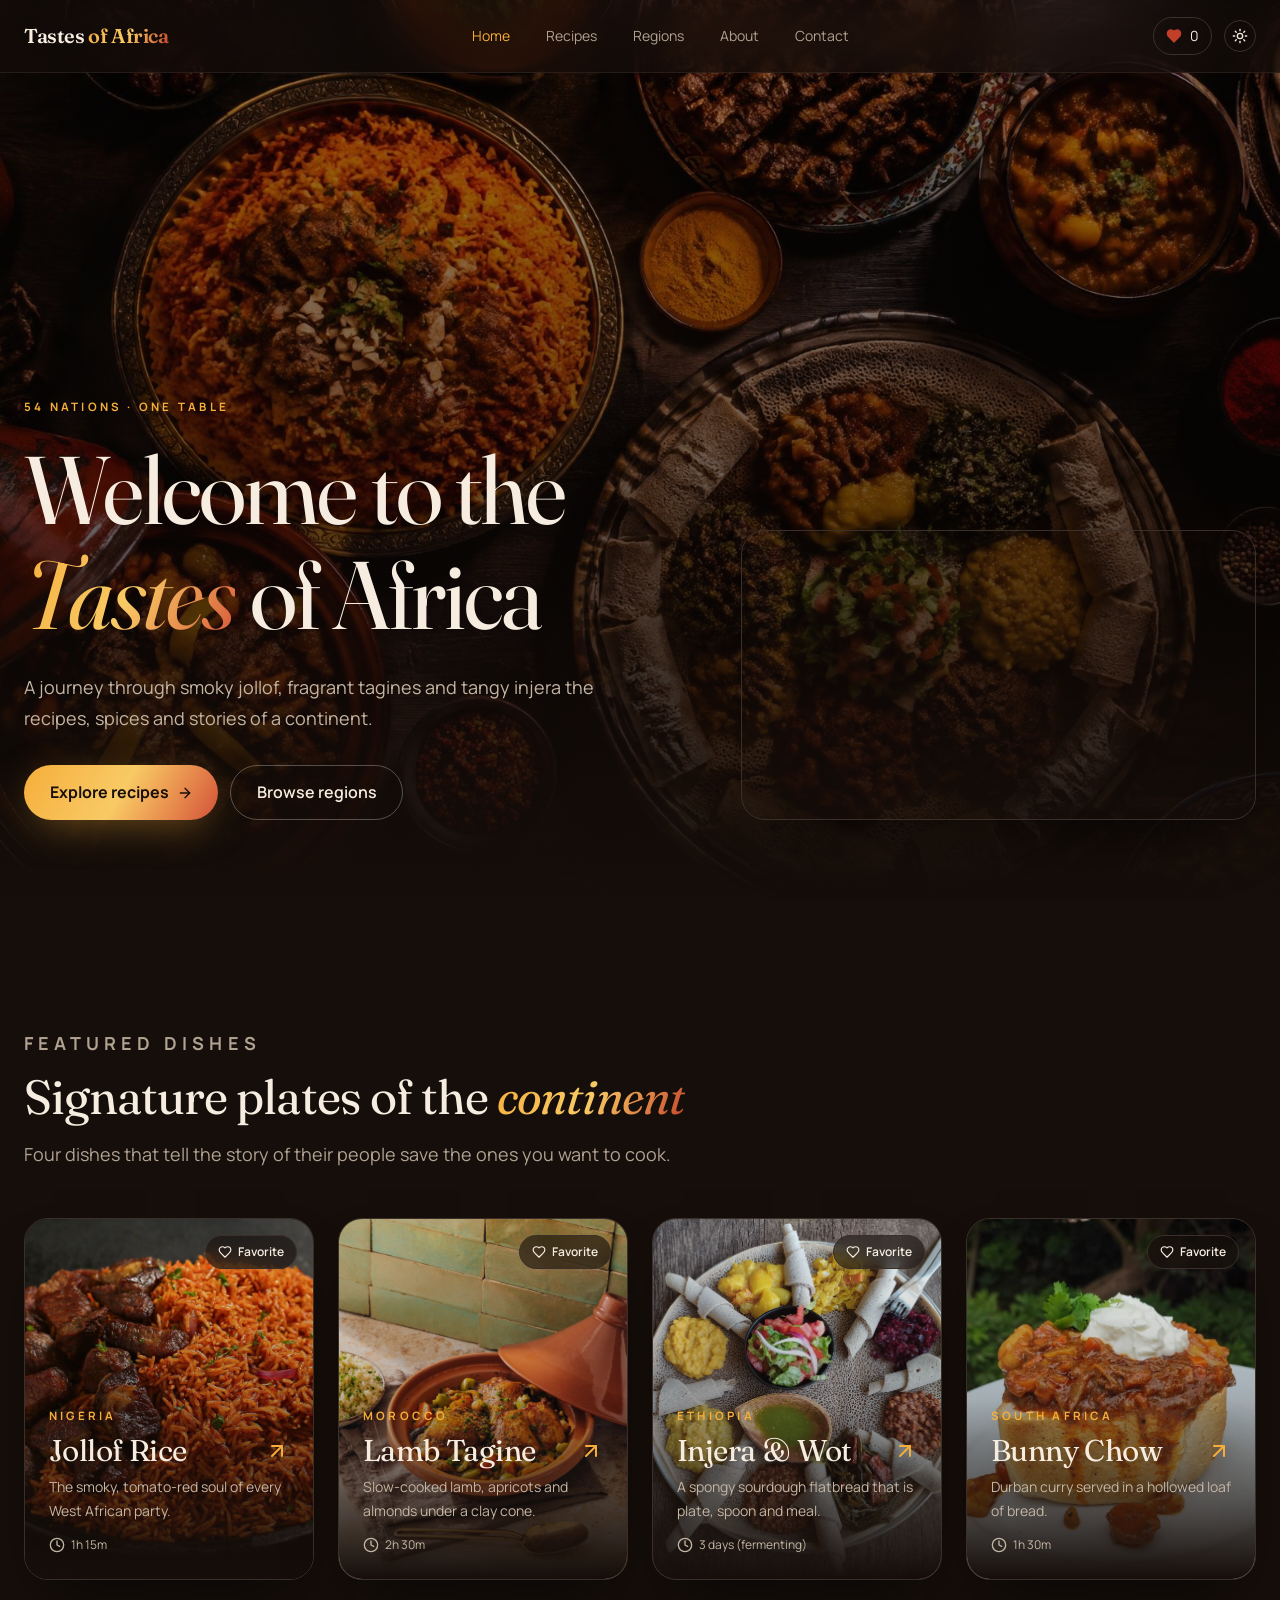
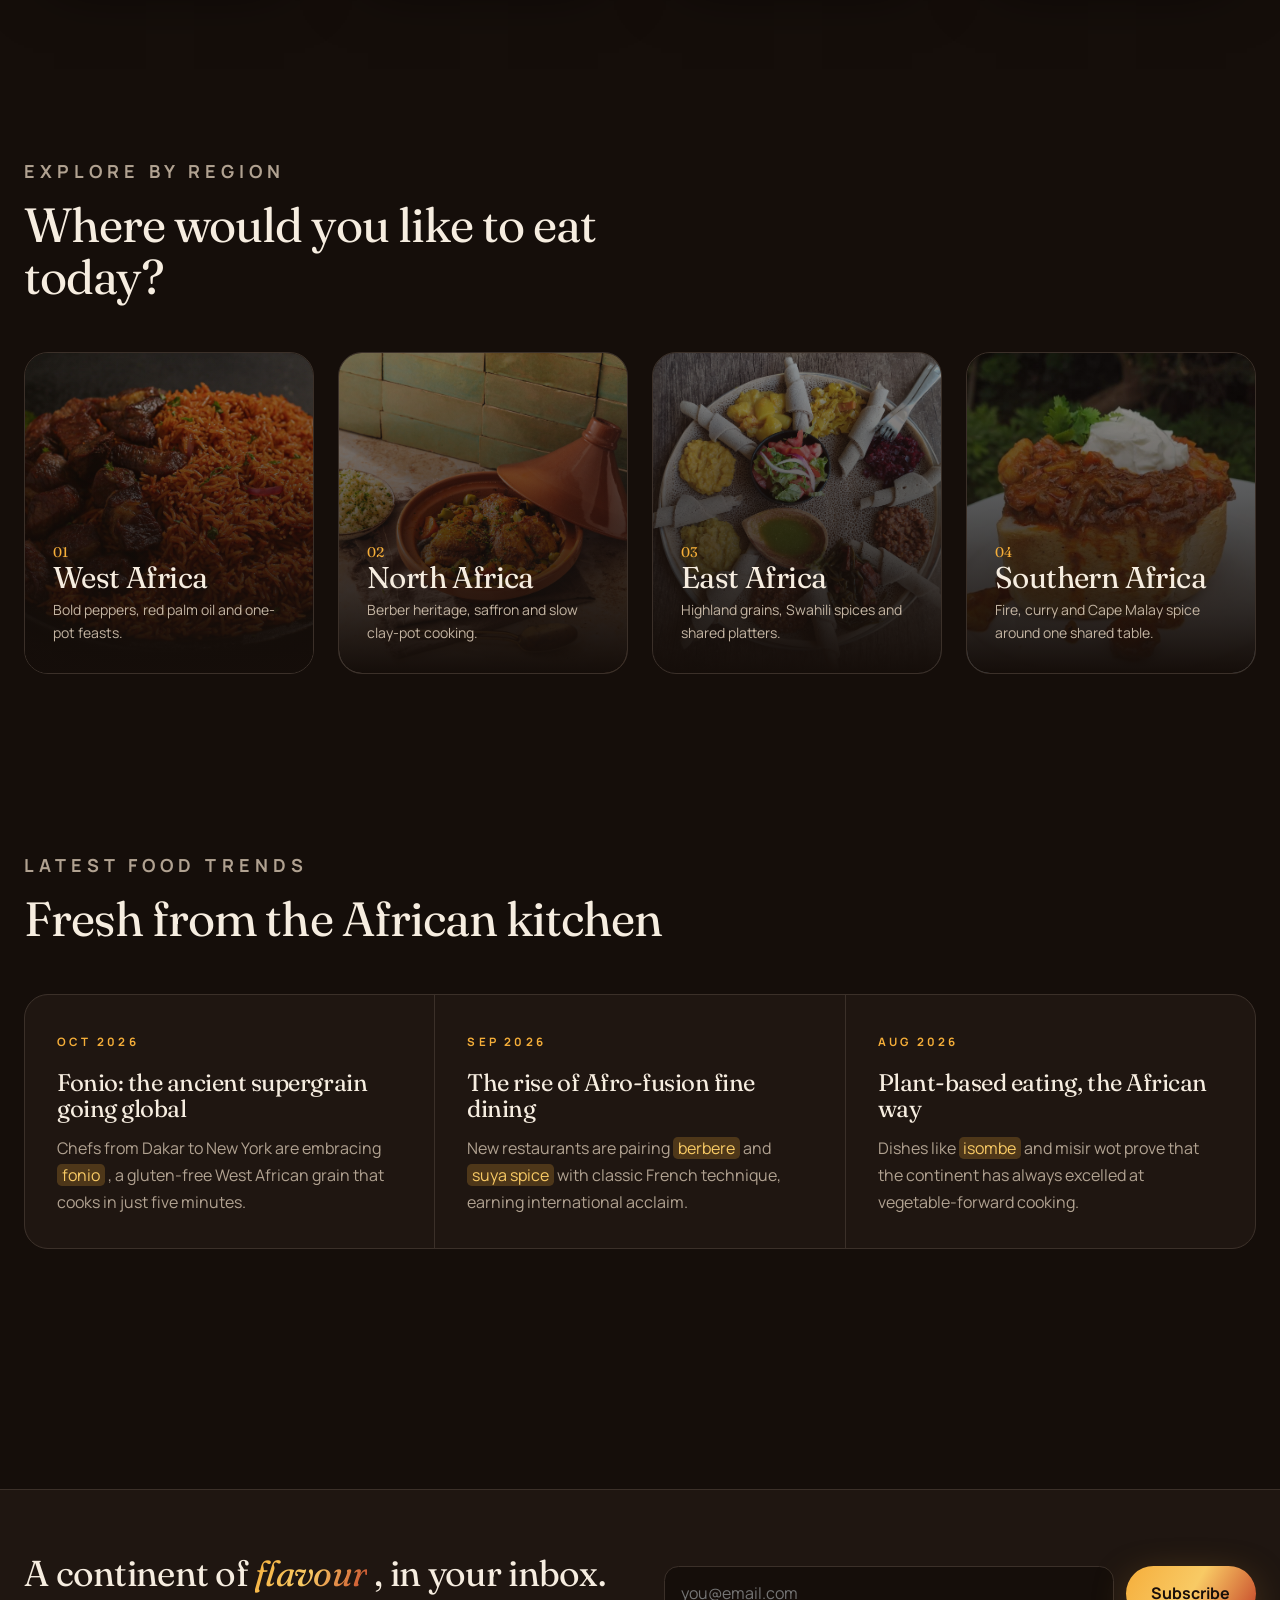
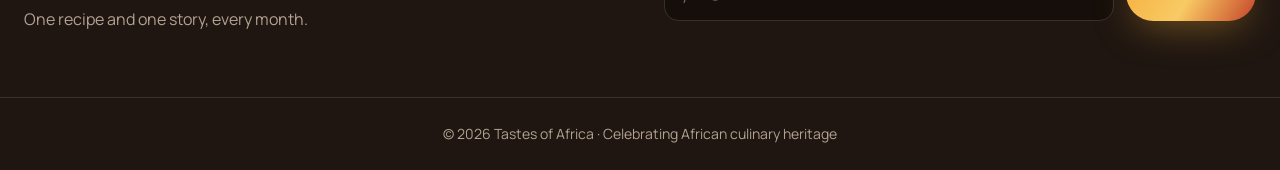
<file: index.html>
<!doctype html>
<html lang="en">
  <head>
    <meta charset="utf-8" />
    <meta name="viewport" content="width=device-width, initial-scale=1" />
    <title>Tastes of Africa A Culinary Journey Across the Continent</title>
    <meta
      name="description"
      content="Discover signature African dishes, regional food cultures and recipes from Jollof to Injera."
    />
    <link rel="preconnect" href="https://fonts.googleapis.com" />
    <link rel="preconnect" href="https://fonts.gstatic.com" crossorigin />
    <link
      href="https://fonts.googleapis.com/css2?family=Fraunces:ital,opsz,wght@0,9..144,400;0,9..144,600;1,9..144,400&family=Manrope:wght@400;600;700&display=swap"
      rel="stylesheet"
    />
    <link rel="stylesheet" href="css/styles.css" />
    <script>
      try {
        document.documentElement.dataset.theme = localStorage.getItem("toa-theme") || "dark";
      } catch (e) {
        document.documentElement.dataset.theme = "dark";
      }
    </script>
    <script src="js/script.js" defer></script>
  </head>
  <body>
    <!-- Site header: logo, navigation, favorites counter, theme and menu buttons -->
    <header class="site-header">
      <nav class="wrap nav" aria-label="Main navigation">
        <a class="logo" href="index.html">
          Tastes
          <span class="gold">of Africa</span>
        </a>
        <ul class="links">
          <li><a href="index.html" aria-current="page">Home</a></li>
          <li><a href="recipes.html">Recipes</a></li>
          <li><a href="regions.html">Regions</a></li>
          <li><a href="about.html">About</a></li>
          <li><a href="contact.html">Contact</a></li>
        </ul>
        <div class="tools">
          <a class="favpill" href="recipes.html" aria-label="Favorites">
            <span class="heart">
              <svg class="ico filled" viewBox="0 0 24 24" aria-hidden="true">
                <path
                  d="M19 14c1.49-1.46 3-3.21 3-5.5A5.5 5.5 0 0 0 16.5 3c-1.76 0-3 .5-4.5 2-1.5-1.5-2.74-2-4.5-2A5.5 5.5 0 0 0 2 8.5c0 2.3 1.5 4.05 3 5.5l7 7Z"
                />
              </svg>
            </span>
            <span class="fav-count">0</span>
          </a>
          <button
            class="icon-btn"
            id="theme-toggle"
            type="button"
            aria-label="Switch to light mode"
          >
            <svg class="ico" viewBox="0 0 24 24" aria-hidden="true">
              <circle cx="12" cy="12" r="4" />
              <path d="M12 2v2" />
              <path d="M12 20v2" />
              <path d="m4.93 4.93 1.41 1.41" />
              <path d="m17.66 17.66 1.41 1.41" />
              <path d="M2 12h2" />
              <path d="M20 12h2" />
              <path d="m6.34 17.66-1.41 1.41" />
              <path d="m19.07 4.93-1.41 1.41" />
            </svg>
          </button>
          <button
            class="icon-btn"
            id="menu-btn"
            type="button"
            aria-expanded="false"
            aria-controls="mobile-nav"
            aria-label="Toggle menu"
          >
            <svg class="ico" viewBox="0 0 24 24" aria-hidden="true">
              <line x1="4" x2="20" y1="12" y2="12" />
              <line x1="4" x2="20" y1="6" y2="6" />
              <line x1="4" x2="20" y1="18" y2="18" />
            </svg>
          </button>
        </div>
      </nav>
      <ul class="mobile-nav" id="mobile-nav" hidden>
        <li><a href="index.html">Home</a></li>
        <li><a href="recipes.html">Recipes</a></li>
        <li><a href="regions.html">Regions</a></li>
        <li><a href="about.html">About</a></li>
        <li><a href="contact.html">Contact</a></li>
      </ul>
    </header>
    <!-- Main page content -->
    <main>
      <!-- Hero: background photo, welcome text and intro video -->
      <section class="hero on-img">
        <img
          class="bgimg"
          src="images/hero.jpg"
          alt="A feast of African dishes"
          width="1920"
          height="1088"
        />
        <div class="hero-overlay"></div>
        <div class="wrap hero-grid">
          <div>
            <p class="eyebrow fade-up">54 nations · One table</p>
            <h1 class="fade-up">
              Welcome to the
              <em class="gold">Tastes</em>
              of Africa
            </h1>
            <p class="lead fade-up">
              A journey through smoky jollof, fragrant tagines and tangy injera the recipes,
              spices and stories of a continent.
            </p>
            <div class="btns fade-up">
              <a class="btn-gold" href="recipes.html">
                Explore recipes
                <svg class="ico" viewBox="0 0 24 24" aria-hidden="true">
                  <path d="M5 12h14" />
                  <path d="m12 5 7 7-7 7" />
                </svg>
              </a>
              <a class="btn-ghost" href="regions.html">Browse regions</a>
            </div>
          </div>
          <div class="fade-up">
            <div class="video">
              <iframe
                src="https://www.youtube.com/embed/U2ZiAQTV2Qo"
                title="African food culture"
                loading="lazy"
                allow="accelerometer; encrypted-media; picture-in-picture"
                allowfullscreen
              ></iframe>
            </div>
          </div>
        </div>
      </section>
      <!-- Featured dishes: four recipe cards (figure + figcaption) -->
      <section class="wrap section">
        <div class="section-head">
          <p class="eyebrow">Featured dishes</p>
          <h2>
            Signature plates of the
            <em class="gold">continent</em>
          </h2>
          <p>Four dishes that tell the story of their people save the ones you want to cook.</p>
        </div>
        <div class="grid-4">
          <figure class="rcard on-img" data-region="west-africa" data-id="jollof-rice">
            <div class="rimg">
              <img
                src="images/jollof.jpg"
                alt="Jollof Rice, a traditional dish from Nigeria"
                loading="lazy"
                width="1024"
                height="1024"
              />
            </div>
            <div class="shade"></div>
            <figcaption>
              <p class="eyebrow">Nigeria</p>
              <h3>
                <a href="recipe-jollof-rice.html">
                  Jollof Rice
                  <svg class="ico arrow" viewBox="0 0 24 24" aria-hidden="true">
                    <path d="M7 7h10v10" />
                    <path d="M7 17 17 7" />
                  </svg>
                </a>
              </h3>
              <p class="tag">The smoky, tomato-red soul of every West African party.</p>
              <p class="time">
                <svg class="ico" viewBox="0 0 24 24" aria-hidden="true">
                  <circle cx="12" cy="12" r="10" />
                  <polyline points="12 6 12 12 16 14" />
                </svg>
                1h 15m
              </p>
            </figcaption>
            <button class="fav-btn" type="button" data-id="jollof-rice" aria-pressed="false">
              <svg class="ico" viewBox="0 0 24 24" aria-hidden="true">
                <path
                  d="M19 14c1.49-1.46 3-3.21 3-5.5A5.5 5.5 0 0 0 16.5 3c-1.76 0-3 .5-4.5 2-1.5-1.5-2.74-2-4.5-2A5.5 5.5 0 0 0 2 8.5c0 2.3 1.5 4.05 3 5.5l7 7Z"
                />
              </svg>
              Favorite
            </button>
          </figure>
          <figure class="rcard on-img" data-region="north-africa" data-id="tagine">
            <div class="rimg">
              <img
                src="images/tagine.jpg"
                alt="Lamb Tagine, a traditional dish from Morocco"
                loading="lazy"
                width="1024"
                height="1024"
              />
            </div>
            <div class="shade"></div>
            <figcaption>
              <p class="eyebrow">Morocco</p>
              <h3>
                <a href="recipe-tagine.html">
                  Lamb Tagine
                  <svg class="ico arrow" viewBox="0 0 24 24" aria-hidden="true">
                    <path d="M7 7h10v10" />
                    <path d="M7 17 17 7" />
                  </svg>
                </a>
              </h3>
              <p class="tag">Slow-cooked lamb, apricots and almonds under a clay cone.</p>
              <p class="time">
                <svg class="ico" viewBox="0 0 24 24" aria-hidden="true">
                  <circle cx="12" cy="12" r="10" />
                  <polyline points="12 6 12 12 16 14" />
                </svg>
                2h 30m
              </p>
            </figcaption>
            <button class="fav-btn" type="button" data-id="tagine" aria-pressed="false">
              <svg class="ico" viewBox="0 0 24 24" aria-hidden="true">
                <path
                  d="M19 14c1.49-1.46 3-3.21 3-5.5A5.5 5.5 0 0 0 16.5 3c-1.76 0-3 .5-4.5 2-1.5-1.5-2.74-2-4.5-2A5.5 5.5 0 0 0 2 8.5c0 2.3 1.5 4.05 3 5.5l7 7Z"
                />
              </svg>
              Favorite
            </button>
          </figure>
          <figure class="rcard on-img" data-region="east-africa" data-id="injera">
            <div class="rimg">
              <img
                src="images/injera.jpg"
                alt="Injera & Wot, a traditional dish from Ethiopia"
                loading="lazy"
                width="1024"
                height="1024"
              />
            </div>
            <div class="shade"></div>
            <figcaption>
              <p class="eyebrow">Ethiopia</p>
              <h3>
                <a href="recipe-injera.html">
                  Injera & Wot
                  <svg class="ico arrow" viewBox="0 0 24 24" aria-hidden="true">
                    <path d="M7 7h10v10" />
                    <path d="M7 17 17 7" />
                  </svg>
                </a>
              </h3>
              <p class="tag">A spongy sourdough flatbread that is plate, spoon and meal.</p>
              <p class="time">
                <svg class="ico" viewBox="0 0 24 24" aria-hidden="true">
                  <circle cx="12" cy="12" r="10" />
                  <polyline points="12 6 12 12 16 14" />
                </svg>
                3 days (fermenting)
              </p>
            </figcaption>
            <button class="fav-btn" type="button" data-id="injera" aria-pressed="false">
              <svg class="ico" viewBox="0 0 24 24" aria-hidden="true">
                <path
                  d="M19 14c1.49-1.46 3-3.21 3-5.5A5.5 5.5 0 0 0 16.5 3c-1.76 0-3 .5-4.5 2-1.5-1.5-2.74-2-4.5-2A5.5 5.5 0 0 0 2 8.5c0 2.3 1.5 4.05 3 5.5l7 7Z"
                />
              </svg>
              Favorite
            </button>
          </figure>
          <figure class="rcard on-img" data-region="southern-africa" data-id="bunny-chow">
            <div class="rimg">
              <img
                src="images/bunny.jpg"
                alt="Bunny Chow, a traditional dish from South Africa"
                loading="lazy"
                width="1024"
                height="1024"
              />
            </div>
            <div class="shade"></div>
            <figcaption>
              <p class="eyebrow">South Africa</p>
              <h3>
                <a href="recipe-bunny-chow.html">
                  Bunny Chow
                  <svg class="ico arrow" viewBox="0 0 24 24" aria-hidden="true">
                    <path d="M7 7h10v10" />
                    <path d="M7 17 17 7" />
                  </svg>
                </a>
              </h3>
              <p class="tag">Durban curry served in a hollowed loaf of bread.</p>
              <p class="time">
                <svg class="ico" viewBox="0 0 24 24" aria-hidden="true">
                  <circle cx="12" cy="12" r="10" />
                  <polyline points="12 6 12 12 16 14" />
                </svg>
                1h 30m
              </p>
            </figcaption>
            <button class="fav-btn" type="button" data-id="bunny-chow" aria-pressed="false">
              <svg class="ico" viewBox="0 0 24 24" aria-hidden="true">
                <path
                  d="M19 14c1.49-1.46 3-3.21 3-5.5A5.5 5.5 0 0 0 16.5 3c-1.76 0-3 .5-4.5 2-1.5-1.5-2.74-2-4.5-2A5.5 5.5 0 0 0 2 8.5c0 2.3 1.5 4.05 3 5.5l7 7Z"
                />
              </svg>
              Favorite
            </button>
          </figure>
        </div>
      </section>
      <!-- Explore by region: links to the region pages -->
      <section class="wrap section-sm">
        <div class="section-head">
          <p class="eyebrow">Explore by region</p>
          <h2>Where would you like to eat today?</h2>
        </div>
        <div class="grid-4">
          <a class="rtile on-img" href="region-west-africa.html">
            <img
              src="images/jollof.jpg"
              alt="West Africa cuisine"
              loading="lazy"
              width="1024"
              height="1024"
            />
            <div class="rtile-text">
              <span class="num">01</span>
              <h3>West Africa</h3>
              <p>Bold peppers, red palm oil and one-pot feasts.</p>
            </div>
          </a>
          <a class="rtile on-img" href="region-north-africa.html">
            <img
              src="images/tagine.jpg"
              alt="North Africa cuisine"
              loading="lazy"
              width="1024"
              height="1024"
            />
            <div class="rtile-text">
              <span class="num">02</span>
              <h3>North Africa</h3>
              <p>Berber heritage, saffron and slow clay-pot cooking.</p>
            </div>
          </a>
          <a class="rtile on-img" href="region-east-africa.html">
            <img
              src="images/injera.jpg"
              alt="East Africa cuisine"
              loading="lazy"
              width="1024"
              height="1024"
            />
            <div class="rtile-text">
              <span class="num">03</span>
              <h3>East Africa</h3>
              <p>Highland grains, Swahili spices and shared platters.</p>
            </div>
          </a>
          <a class="rtile on-img" href="region-southern-africa.html">
            <img
              src="images/bunny.jpg"
              alt="Southern Africa cuisine"
              loading="lazy"
              width="1024"
              height="1024"
            />
            <div class="rtile-text">
              <span class="num">04</span>
              <h3>Southern Africa</h3>
              <p>Fire, curry and Cape Malay spice around one shared table.</p>
            </div>
          </a>
        </div>
      </section>
      <!-- Latest food trends: news updates as articles -->
      <section class="wrap section">
        <div class="section-head">
          <p class="eyebrow">Latest food trends</p>
          <h2>Fresh from the African kitchen</h2>
        </div>
        <div class="trends">
          <article>
            <time class="eyebrow">Oct 2026</time>
            <h3>Fonio: the ancient supergrain going global</h3>
            <p>
              Chefs from Dakar to New York are embracing
              <mark>fonio</mark>
              , a gluten-free West African grain that cooks in just five minutes.
            </p>
          </article>
          <article>
            <time class="eyebrow">Sep 2026</time>
            <h3>The rise of Afro-fusion fine dining</h3>
            <p>
              New restaurants are pairing
              <mark>berbere</mark>
              and
              <mark>suya spice</mark>
              with classic French technique, earning international acclaim.
            </p>
          </article>
          <article>
            <time class="eyebrow">Aug 2026</time>
            <h3>Plant-based eating, the African way</h3>
            <p>
              Dishes like
              <mark>isombe</mark>
              and misir wot prove that the continent has always excelled at vegetable-forward
              cooking.
            </p>
          </article>
        </div>
      </section>
    </main>
    <!-- Footer: newsletter signup and copyright -->
    <footer class="site-footer">
      <div class="wrap footer-grid">
        <div>
          <h2>
            A continent of
            <em class="gold">flavour</em>
            , in your inbox.
          </h2>
          <p class="muted">One recipe and one story, every month.</p>
        </div>
        <form class="nl-form" id="newsletter">
          <label for="nl" class="sr-only">Email</label>
          <input class="field" id="nl" type="email" required placeholder="you@email.com" />
          <button class="btn-gold" type="submit">Subscribe</button>
        </form>
      </div>
      <p class="copyright">© 2026 Tastes of Africa · Celebrating African culinary heritage</p>
    </footer>
  </body>
</html>
</file>
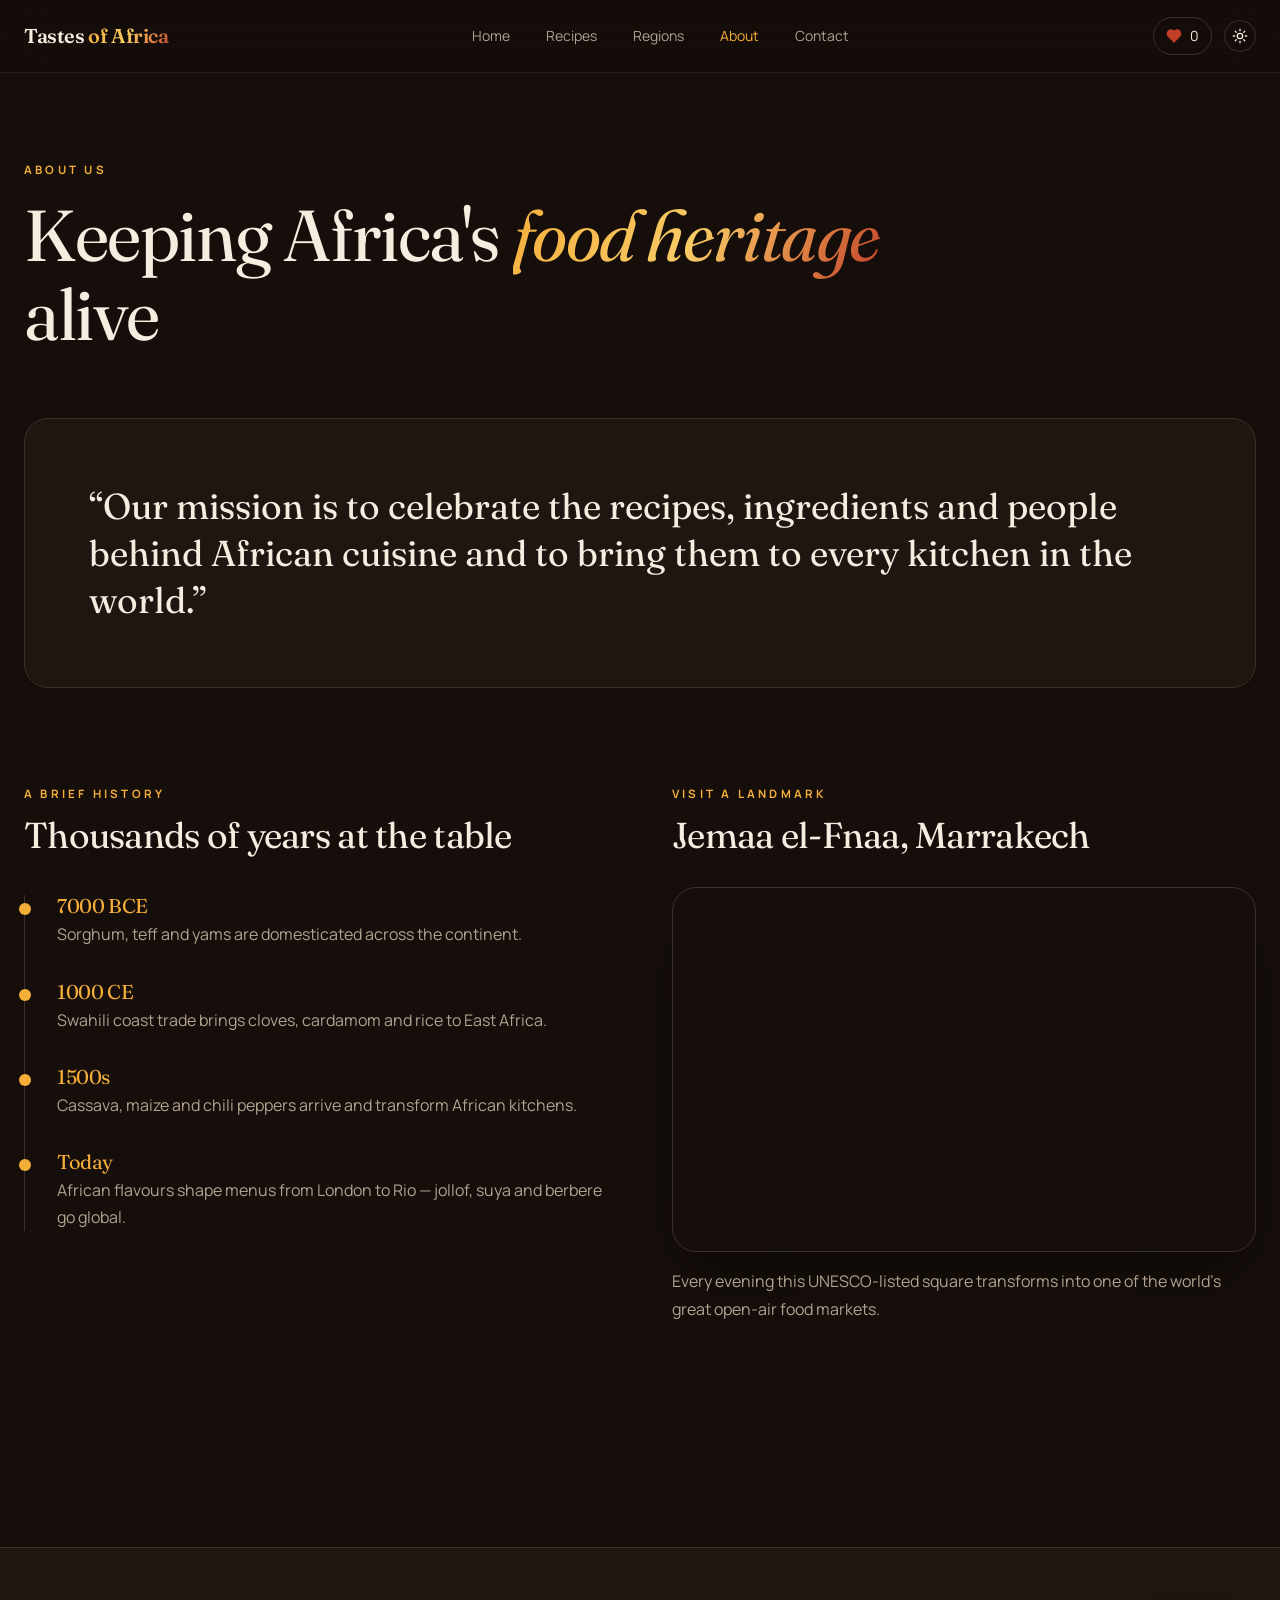
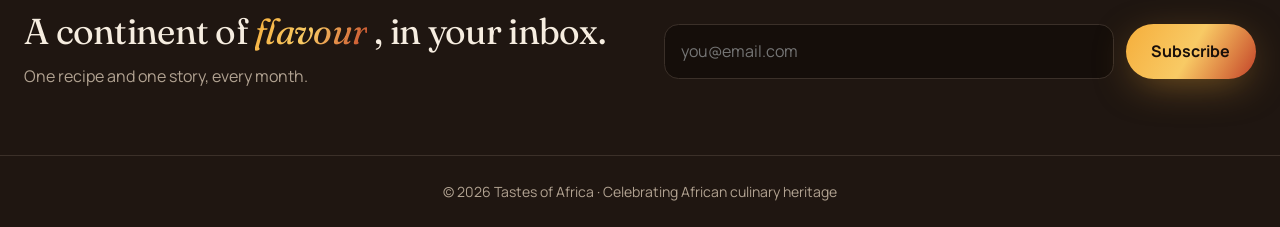
<file: about.html>
<!doctype html>
<html lang="en">
  <head>
    <meta charset="utf-8" />
    <meta name="viewport" content="width=device-width, initial-scale=1" />
    <title>About Us — Tastes of Africa</title>
    <meta
      name="description"
      content="Our mission to celebrate and preserve African food heritage."
    />
    <link rel="preconnect" href="https://fonts.googleapis.com" />
    <link rel="preconnect" href="https://fonts.gstatic.com" crossorigin />
    <link
      href="https://fonts.googleapis.com/css2?family=Fraunces:ital,opsz,wght@0,9..144,400;0,9..144,600;1,9..144,400&family=Manrope:wght@400;600;700&display=swap"
      rel="stylesheet"
    />
    <link rel="stylesheet" href="css/styles.css" />
    <script>
      try {
        document.documentElement.dataset.theme = localStorage.getItem("toa-theme") || "dark";
      } catch (e) {
        document.documentElement.dataset.theme = "dark";
      }
    </script>
    <script src="js/script.js" defer></script>
  </head>
  <body>
    <header class="site-header">
      <nav class="wrap nav" aria-label="Main navigation">
        <a class="logo" href="index.html">
          Tastes
          <span class="gold">of Africa</span>
        </a>
        <ul class="links">
          <li><a href="index.html">Home</a></li>
          <li><a href="recipes.html">Recipes</a></li>
          <li><a href="regions.html">Regions</a></li>
          <li><a href="about.html" aria-current="page">About</a></li>
          <li><a href="contact.html">Contact</a></li>
        </ul>
        <div class="tools">
          <a class="favpill" href="recipes.html" aria-label="Favorites">
            <span class="heart">
              <svg class="ico filled" viewBox="0 0 24 24" aria-hidden="true">
                <path
                  d="M19 14c1.49-1.46 3-3.21 3-5.5A5.5 5.5 0 0 0 16.5 3c-1.76 0-3 .5-4.5 2-1.5-1.5-2.74-2-4.5-2A5.5 5.5 0 0 0 2 8.5c0 2.3 1.5 4.05 3 5.5l7 7Z"
                />
              </svg>
            </span>
            <span class="fav-count">0</span>
          </a>
          <button
            class="icon-btn"
            id="theme-toggle"
            type="button"
            aria-label="Switch to light mode"
          >
            <svg class="ico" viewBox="0 0 24 24" aria-hidden="true">
              <circle cx="12" cy="12" r="4" />
              <path d="M12 2v2" />
              <path d="M12 20v2" />
              <path d="m4.93 4.93 1.41 1.41" />
              <path d="m17.66 17.66 1.41 1.41" />
              <path d="M2 12h2" />
              <path d="M20 12h2" />
              <path d="m6.34 17.66-1.41 1.41" />
              <path d="m19.07 4.93-1.41 1.41" />
            </svg>
          </button>
          <button
            class="icon-btn"
            id="menu-btn"
            type="button"
            aria-expanded="false"
            aria-controls="mobile-nav"
            aria-label="Toggle menu"
          >
            <svg class="ico" viewBox="0 0 24 24" aria-hidden="true">
              <line x1="4" x2="20" y1="12" y2="12" />
              <line x1="4" x2="20" y1="6" y2="6" />
              <line x1="4" x2="20" y1="18" y2="18" />
            </svg>
          </button>
        </div>
      </nav>
      <ul class="mobile-nav" id="mobile-nav" hidden>
        <li><a href="index.html">Home</a></li>
        <li><a href="recipes.html">Recipes</a></li>
        <li><a href="regions.html">Regions</a></li>
        <li><a href="about.html">About</a></li>
        <li><a href="contact.html">Contact</a></li>
      </ul>
    </header>
    <main>
      <section class="wrap page-hero">
        <p class="eyebrow fade-up">About us</p>
        <h1 class="fade-up">
          Keeping Africa's
          <em class="gold">food heritage</em>
          alive
        </h1>
      </section>
      <section class="wrap">
        <blockquote class="mission">
          “Our mission is to celebrate the recipes, ingredients and people behind African cuisine
          and to bring them to every kitchen in the world.”
        </blockquote>
      </section>
      <section class="wrap about-grid">
        <div>
          <p class="eyebrow">A brief history</p>
          <h2>Thousands of years at the table</h2>
          <ol class="timeline">
            <li>
              <h3>7000 BCE</h3>
              <p>Sorghum, teff and yams are domesticated across the continent.</p>
            </li>
            <li>
              <h3>1000 CE</h3>
              <p>Swahili coast trade brings cloves, cardamom and rice to East Africa.</p>
            </li>
            <li>
              <h3>1500s</h3>
              <p>Cassava, maize and chili peppers arrive and transform African kitchens.</p>
            </li>
            <li>
              <h3>Today</h3>
              <p>
                African flavours shape menus from London to Rio — jollof, suya and berbere go
                global.
              </p>
            </li>
          </ol>
        </div>
        <div>
          <p class="eyebrow">Visit a landmark</p>
          <h2 style="margin-bottom: 2rem">Jemaa el-Fnaa, Marrakech</h2>
          <div class="map">
            <iframe
              src="https://maps.google.com/maps?q=Jemaa%20el-Fnaa%20Marrakech&z=15&output=embed"
              title="Jemaa el-Fnaa map"
              loading="lazy"
            ></iframe>
          </div>
          <p class="muted" style="margin-top: 1rem">
            Every evening this UNESCO-listed square transforms into one of the world's great
            open-air food markets.
          </p>
        </div>
      </section>
    </main>
    <footer class="site-footer">
      <div class="wrap footer-grid">
        <div>
          <h2>
            A continent of
            <em class="gold">flavour</em>
            , in your inbox.
          </h2>
          <p class="muted">One recipe and one story, every month.</p>
        </div>
        <form class="nl-form" id="newsletter">
          <label for="nl" class="sr-only">Email</label>
          <input class="field" id="nl" type="email" required placeholder="you@email.com" />
          <button class="btn-gold" type="submit">Subscribe</button>
        </form>
      </div>
      <p class="copyright">© 2026 Tastes of Africa · Celebrating African culinary heritage</p>
    </footer>
  </body>
</html>
</file>
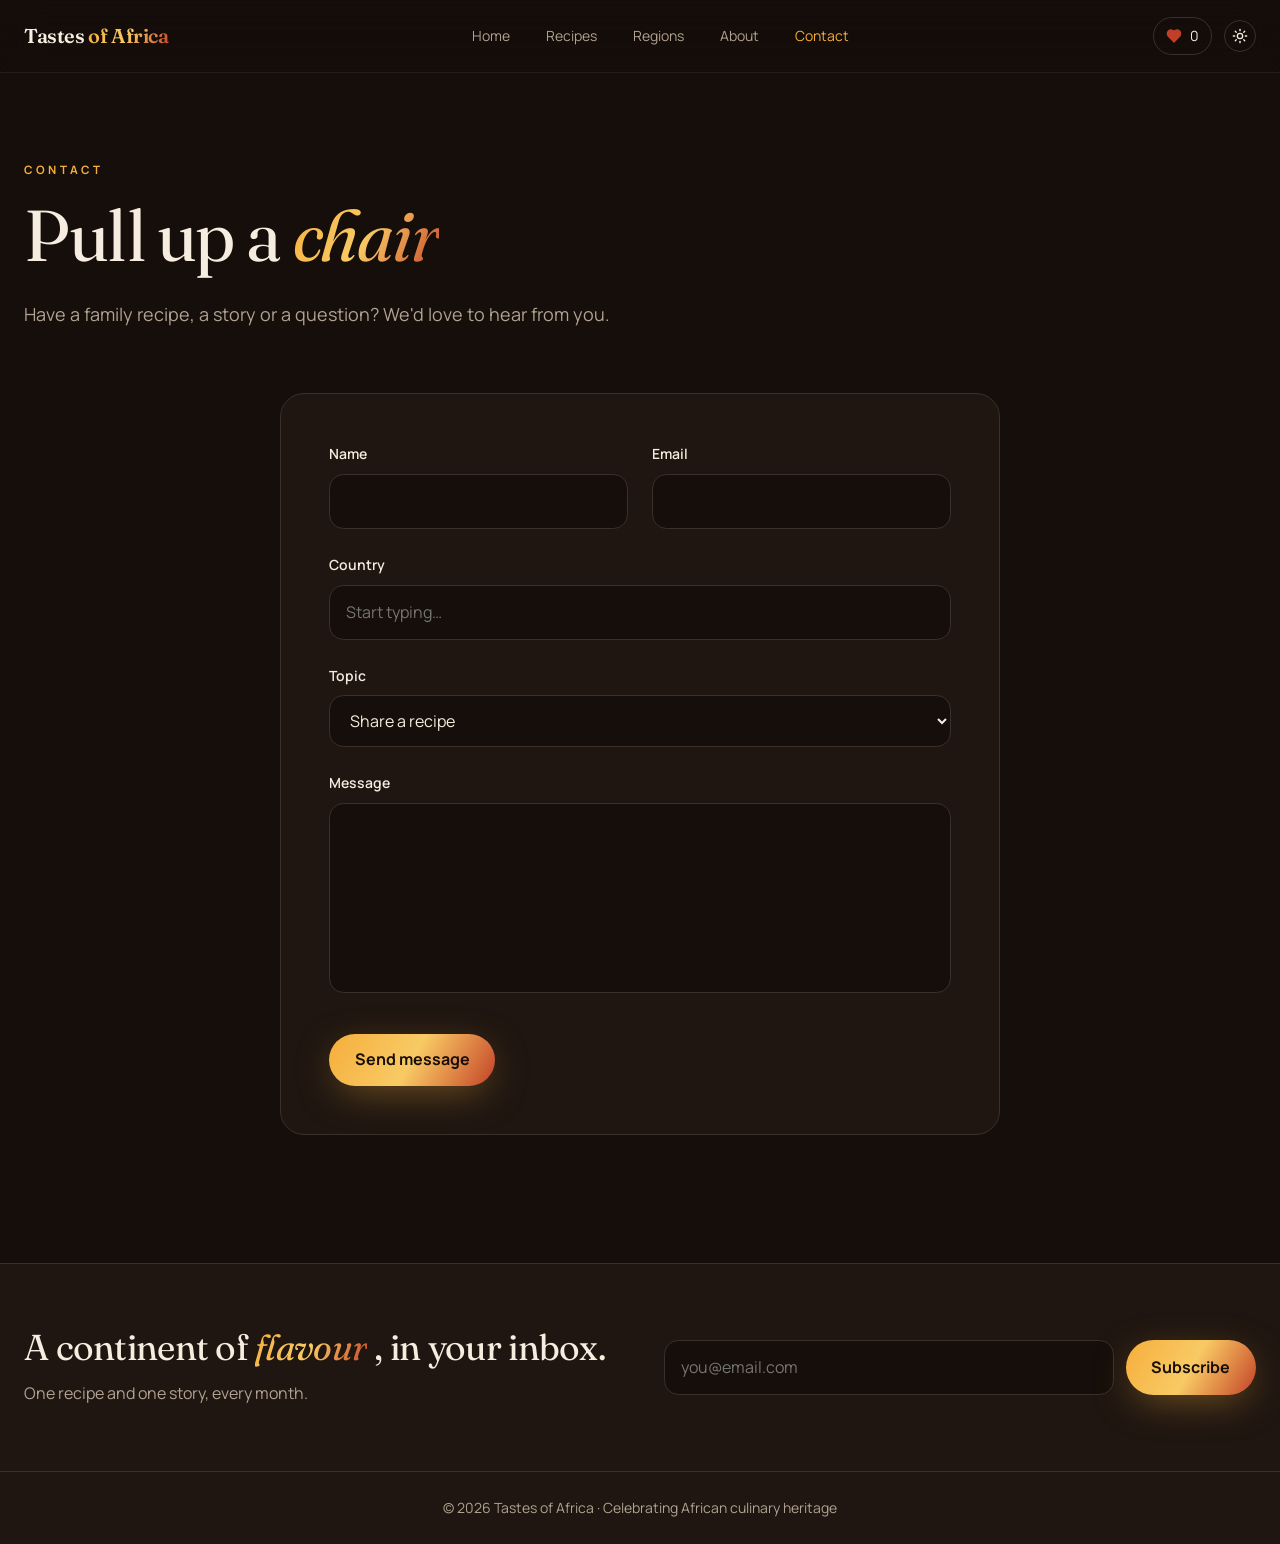
<file: contact.html>
<!doctype html>
<html lang="en">
  <head>
    <meta charset="utf-8" />
    <meta name="viewport" content="width=device-width, initial-scale=1" />
    <title>Contact — Tastes of Africa</title>
    <meta
      name="description"
      content="Share a recipe, story or question with the Tastes of Africa team."
    />
    <link rel="preconnect" href="https://fonts.googleapis.com" />
    <link rel="preconnect" href="https://fonts.gstatic.com" crossorigin />
    <link
      href="https://fonts.googleapis.com/css2?family=Fraunces:ital,opsz,wght@0,9..144,400;0,9..144,600;1,9..144,400&family=Manrope:wght@400;600;700&display=swap"
      rel="stylesheet"
    />
    <link rel="stylesheet" href="css/styles.css" />
    <script>
      try {
        document.documentElement.dataset.theme = localStorage.getItem("toa-theme") || "dark";
      } catch (e) {
        document.documentElement.dataset.theme = "dark";
      }
    </script>
    <script src="js/script.js" defer></script>
  </head>
  <body>
    <header class="site-header">
      <nav class="wrap nav" aria-label="Main navigation">
        <a class="logo" href="index.html">
          Tastes
          <span class="gold">of Africa</span>
        </a>
        <ul class="links">
          <li><a href="index.html">Home</a></li>
          <li><a href="recipes.html">Recipes</a></li>
          <li><a href="regions.html">Regions</a></li>
          <li><a href="about.html">About</a></li>
          <li><a href="contact.html" aria-current="page">Contact</a></li>
        </ul>
        <div class="tools">
          <a class="favpill" href="recipes.html" aria-label="Favorites">
            <span class="heart">
              <svg class="ico filled" viewBox="0 0 24 24" aria-hidden="true">
                <path
                  d="M19 14c1.49-1.46 3-3.21 3-5.5A5.5 5.5 0 0 0 16.5 3c-1.76 0-3 .5-4.5 2-1.5-1.5-2.74-2-4.5-2A5.5 5.5 0 0 0 2 8.5c0 2.3 1.5 4.05 3 5.5l7 7Z"
                />
              </svg>
            </span>
            <span class="fav-count">0</span>
          </a>
          <button
            class="icon-btn"
            id="theme-toggle"
            type="button"
            aria-label="Switch to light mode"
          >
            <svg class="ico" viewBox="0 0 24 24" aria-hidden="true">
              <circle cx="12" cy="12" r="4" />
              <path d="M12 2v2" />
              <path d="M12 20v2" />
              <path d="m4.93 4.93 1.41 1.41" />
              <path d="m17.66 17.66 1.41 1.41" />
              <path d="M2 12h2" />
              <path d="M20 12h2" />
              <path d="m6.34 17.66-1.41 1.41" />
              <path d="m19.07 4.93-1.41 1.41" />
            </svg>
          </button>
          <button
            class="icon-btn"
            id="menu-btn"
            type="button"
            aria-expanded="false"
            aria-controls="mobile-nav"
            aria-label="Toggle menu"
          >
            <svg class="ico" viewBox="0 0 24 24" aria-hidden="true">
              <line x1="4" x2="20" y1="12" y2="12" />
              <line x1="4" x2="20" y1="6" y2="6" />
              <line x1="4" x2="20" y1="18" y2="18" />
            </svg>
          </button>
        </div>
      </nav>
      <ul class="mobile-nav" id="mobile-nav" hidden>
        <li><a href="index.html">Home</a></li>
        <li><a href="recipes.html">Recipes</a></li>
        <li><a href="regions.html">Regions</a></li>
        <li><a href="about.html">About</a></li>
        <li><a href="contact.html">Contact</a></li>
      </ul>
    </header>
    <main>
      <section class="wrap page-hero">
        <p class="eyebrow fade-up">Contact</p>
        <h1 class="fade-up">
          Pull up a
          <em class="gold">chair</em>
        </h1>
        <p class="intro fade-up">
          Have a family recipe, a story or a question? We'd love to hear from you.
        </p>
      </section>
      <section class="contact">
        <form class="form" id="contact-form">
          <div>
            <label for="name">Name</label>
            <input class="field" id="name" name="name" type="text" required />
          </div>
          <div>
            <label for="email">Email</label>
            <input class="field" id="email" name="email" type="email" required />
          </div>
          <div class="full">
            <label for="country">Country</label>
            <input
              class="field"
              id="country"
              name="country"
              list="country-list"
              placeholder="Start typing…"
            />
            <datalist id="country-list">
              <option value="Nigeria"></option>
              <option value="Ghana"></option>
              <option value="Senegal"></option>
              <option value="Morocco"></option>
              <option value="Egypt"></option>
              <option value="Ethiopia"></option>
              <option value="Kenya"></option>
              <option value="Rwanda"></option>
              <option value="South Africa"></option>
              <option value="Other"></option>
            </datalist>
          </div>
          <div class="full">
            <label for="topic">Topic</label>
            <select class="field" id="topic" name="topic">
              <option>Share a recipe</option>
              <option>General question</option>
              <option>Partnership</option>
            </select>
          </div>
          <div class="full">
            <label for="message">Message</label>
            <textarea class="field" id="message" name="message" rows="6" required></textarea>
            <p class="error" id="msg-error" role="alert"></p>
          </div>
          <div class="full"><button class="btn-gold" type="submit">Send message</button></div>
        </form>
        <div class="thanks fade-up" id="thank-you" role="status" hidden>
          <h2 id="ty-heading">Thank you!</h2>
          <p>We've received your message.</p>
        </div>
      </section>
    </main>
    <footer class="site-footer">
      <div class="wrap footer-grid">
        <div>
          <h2>
            A continent of
            <em class="gold">flavour</em>
            , in your inbox.
          </h2>
          <p class="muted">One recipe and one story, every month.</p>
        </div>
        <form class="nl-form" id="newsletter">
          <label for="nl" class="sr-only">Email</label>
          <input class="field" id="nl" type="email" required placeholder="you@email.com" />
          <button class="btn-gold" type="submit">Subscribe</button>
        </form>
      </div>
      <p class="copyright">© 2026 Tastes of Africa · Celebrating African culinary heritage</p>
    </footer>
  </body>
</html>
</file>
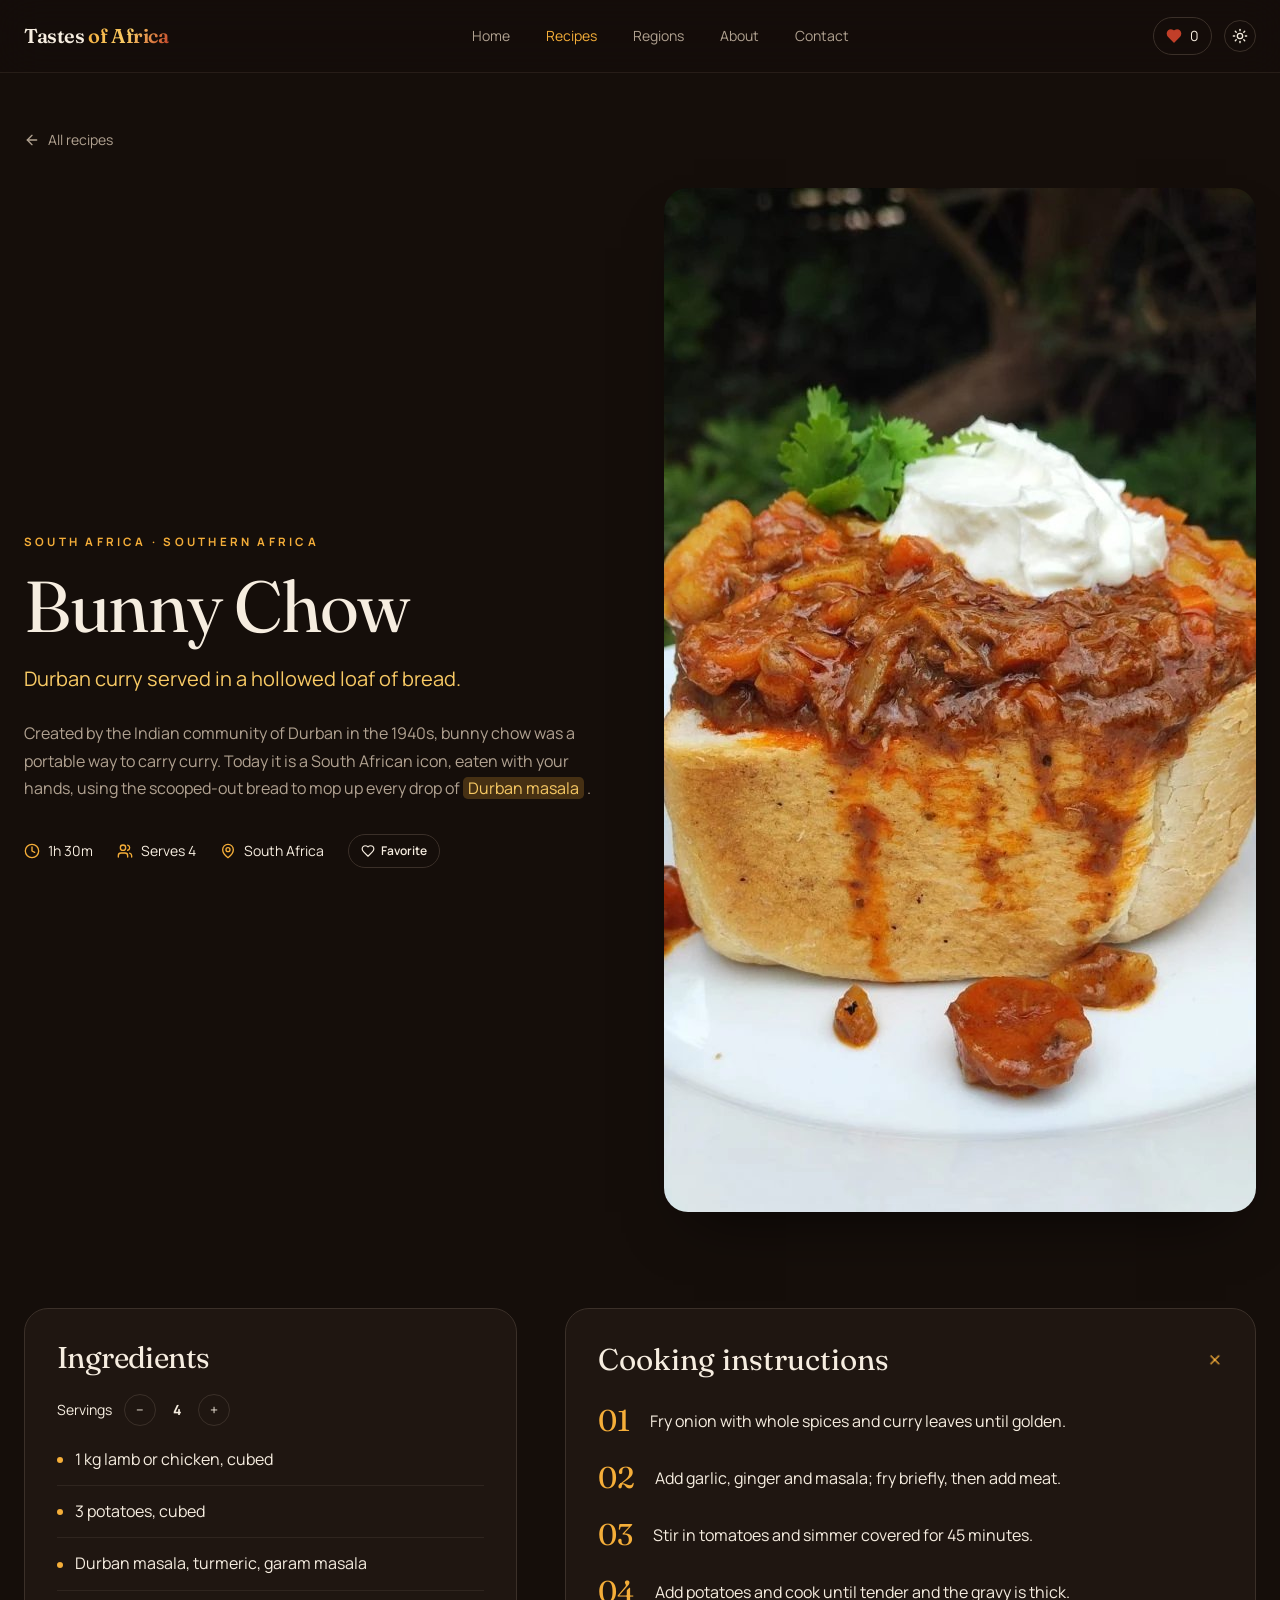
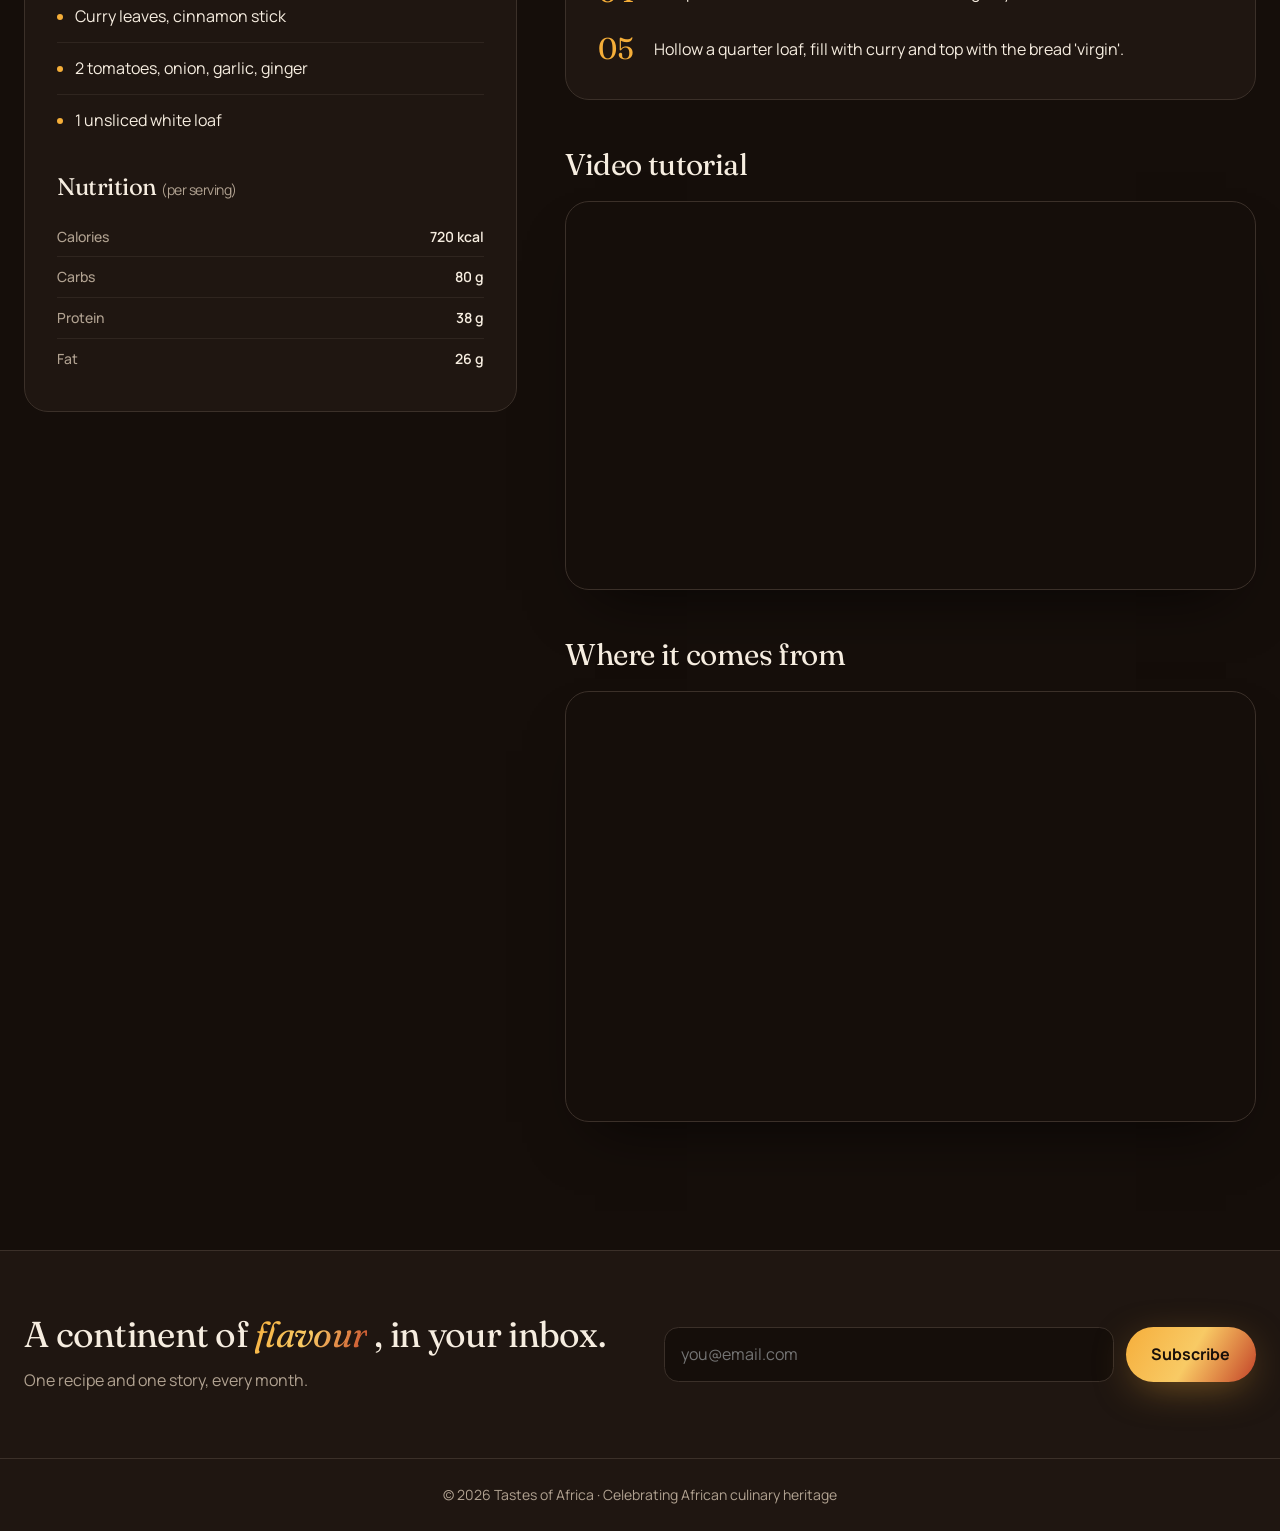
<file: recipe-bunny-chow.html>
<!doctype html>
<html lang="en">
  <head>
    <meta charset="utf-8" />
    <meta name="viewport" content="width=device-width, initial-scale=1" />
    <title>Bunny Chow Recipe — Tastes of Africa</title>
    <meta name="description" content="Durban curry served in a hollowed loaf of bread." />
    <link rel="preconnect" href="https://fonts.googleapis.com" />
    <link rel="preconnect" href="https://fonts.gstatic.com" crossorigin />
    <link
      href="https://fonts.googleapis.com/css2?family=Fraunces:ital,opsz,wght@0,9..144,400;0,9..144,600;1,9..144,400&family=Manrope:wght@400;600;700&display=swap"
      rel="stylesheet"
    />
    <link rel="stylesheet" href="css/styles.css" />
    <script>
      try {
        document.documentElement.dataset.theme = localStorage.getItem("toa-theme") || "dark";
      } catch (e) {
        document.documentElement.dataset.theme = "dark";
      }
    </script>
    <script src="js/script.js" defer></script>
  </head>
  <body>
    <header class="site-header">
      <nav class="wrap nav" aria-label="Main navigation">
        <a class="logo" href="index.html">
          Tastes
          <span class="gold">of Africa</span>
        </a>
        <ul class="links">
          <li><a href="index.html">Home</a></li>
          <li><a href="recipes.html" aria-current="page">Recipes</a></li>
          <li><a href="regions.html">Regions</a></li>
          <li><a href="about.html">About</a></li>
          <li><a href="contact.html">Contact</a></li>
        </ul>
        <div class="tools">
          <a class="favpill" href="recipes.html" aria-label="Favorites">
            <span class="heart">
              <svg class="ico filled" viewBox="0 0 24 24" aria-hidden="true">
                <path
                  d="M19 14c1.49-1.46 3-3.21 3-5.5A5.5 5.5 0 0 0 16.5 3c-1.76 0-3 .5-4.5 2-1.5-1.5-2.74-2-4.5-2A5.5 5.5 0 0 0 2 8.5c0 2.3 1.5 4.05 3 5.5l7 7Z"
                />
              </svg>
            </span>
            <span class="fav-count">0</span>
          </a>
          <button
            class="icon-btn"
            id="theme-toggle"
            type="button"
            aria-label="Switch to light mode"
          >
            <svg class="ico" viewBox="0 0 24 24" aria-hidden="true">
              <circle cx="12" cy="12" r="4" />
              <path d="M12 2v2" />
              <path d="M12 20v2" />
              <path d="m4.93 4.93 1.41 1.41" />
              <path d="m17.66 17.66 1.41 1.41" />
              <path d="M2 12h2" />
              <path d="M20 12h2" />
              <path d="m6.34 17.66-1.41 1.41" />
              <path d="m19.07 4.93-1.41 1.41" />
            </svg>
          </button>
          <button
            class="icon-btn"
            id="menu-btn"
            type="button"
            aria-expanded="false"
            aria-controls="mobile-nav"
            aria-label="Toggle menu"
          >
            <svg class="ico" viewBox="0 0 24 24" aria-hidden="true">
              <line x1="4" x2="20" y1="12" y2="12" />
              <line x1="4" x2="20" y1="6" y2="6" />
              <line x1="4" x2="20" y1="18" y2="18" />
            </svg>
          </button>
        </div>
      </nav>
      <ul class="mobile-nav" id="mobile-nav" hidden>
        <li><a href="index.html">Home</a></li>
        <li><a href="recipes.html">Recipes</a></li>
        <li><a href="regions.html">Regions</a></li>
        <li><a href="about.html">About</a></li>
        <li><a href="contact.html">Contact</a></li>
      </ul>
    </header>
    <main>
      <article class="wrap" style="padding-top: 8rem">
        <a class="back" href="recipes.html">
          <svg class="ico" viewBox="0 0 24 24" aria-hidden="true">
            <path d="m12 19-7-7 7-7" />
            <path d="M19 12H5" />
          </svg>
          All recipes
        </a>
        <div class="recipe-top">
          <div class="fade-up">
            <p class="eyebrow">South Africa · Southern Africa</p>
            <h1>Bunny Chow</h1>
            <p class="tagline">Durban curry served in a hollowed loaf of bread.</p>
            <p class="desc">
              Created by the Indian community of Durban in the 1940s, bunny chow was a portable way
              to carry curry. Today it is a South African icon, eaten with your hands, using the
              scooped-out bread to mop up every drop of
              <mark>Durban masala</mark>
              .
            </p>
            <div class="meta">
              <span>
                <svg class="ico gold-ico" viewBox="0 0 24 24" aria-hidden="true">
                  <circle cx="12" cy="12" r="10" />
                  <polyline points="12 6 12 12 16 14" />
                </svg>
                1h 30m
              </span>
              <span>
                <svg class="ico gold-ico" viewBox="0 0 24 24" aria-hidden="true">
                  <path d="M16 21v-2a4 4 0 0 0-4-4H6a4 4 0 0 0-4 4v2" />
                  <circle cx="9" cy="7" r="4" />
                  <path d="M22 21v-2a4 4 0 0 0-3-3.87" />
                  <path d="M16 3.13a4 4 0 0 1 0 7.75" />
                </svg>
                Serves 4
              </span>
              <span>
                <svg class="ico gold-ico" viewBox="0 0 24 24" aria-hidden="true">
                  <path d="M20 10c0 6-8 12-8 12s-8-6-8-12a8 8 0 0 1 16 0Z" />
                  <circle cx="12" cy="10" r="3" />
                </svg>
                South Africa
              </span>
              <button
                class="fav-btn inline"
                type="button"
                data-id="bunny-chow"
                aria-pressed="false"
              >
                <svg class="ico" viewBox="0 0 24 24" aria-hidden="true">
                  <path
                    d="M19 14c1.49-1.46 3-3.21 3-5.5A5.5 5.5 0 0 0 16.5 3c-1.76 0-3 .5-4.5 2-1.5-1.5-2.74-2-4.5-2A5.5 5.5 0 0 0 2 8.5c0 2.3 1.5 4.05 3 5.5l7 7Z"
                  />
                </svg>
                Favorite
              </button>
            </div>
          </div>
          <img
            src="images/bunny.jpg"
            alt="Bunny Chow, a traditional dish from South Africa"
            width="1024"
            height="1024"
          />
        </div>
        <div class="recipe-body">
          <aside>
            <h2>Ingredients</h2>
            <div class="scaler">
              <span id="serv-label">Servings</span>
              <button id="serv-minus" type="button" aria-label="Fewer servings">−</button>
              <output id="servings" data-base="4" aria-labelledby="serv-label">4</output>
              <button id="serv-plus" type="button" aria-label="More servings">+</button>
            </div>
            <ul class="ing-list">
              <li>
                <span>
                  <span class="qty" data-qty="1">1</span>
                  kg lamb or chicken, cubed
                </span>
              </li>
              <li>
                <span>
                  <span class="qty" data-qty="3">3</span>
                  potatoes, cubed
                </span>
              </li>
              <li><span>Durban masala, turmeric, garam masala</span></li>
              <li><span>Curry leaves, cinnamon stick</span></li>
              <li>
                <span>
                  <span class="qty" data-qty="2">2</span>
                  tomatoes, onion, garlic, ginger
                </span>
              </li>
              <li>
                <span>
                  <span class="qty" data-qty="1">1</span>
                  unsliced white loaf
                </span>
              </li>
            </ul>
            <div class="nutrition">
              <h3>
                Nutrition
                <small>(per serving)</small>
              </h3>
              <table>
                <tbody>
                  <tr>
                    <th scope="row">Calories</th>
                    <td>720 kcal</td>
                  </tr>
                  <tr>
                    <th scope="row">Carbs</th>
                    <td>80 g</td>
                  </tr>
                  <tr>
                    <th scope="row">Protein</th>
                    <td>38 g</td>
                  </tr>
                  <tr>
                    <th scope="row">Fat</th>
                    <td>26 g</td>
                  </tr>
                </tbody>
              </table>
            </div>
          </aside>
          <div class="stack">
            <details open>
              <summary>
                Cooking instructions
                <span>+</span>
              </summary>
              <ol>
                <li>
                  <b>01</b>
                  <p>Fry onion with whole spices and curry leaves until golden.</p>
                </li>
                <li>
                  <b>02</b>
                  <p>Add garlic, ginger and masala; fry briefly, then add meat.</p>
                </li>
                <li>
                  <b>03</b>
                  <p>Stir in tomatoes and simmer covered for 45 minutes.</p>
                </li>
                <li>
                  <b>04</b>
                  <p>Add potatoes and cook until tender and the gravy is thick.</p>
                </li>
                <li>
                  <b>05</b>
                  <p>Hollow a quarter loaf, fill with curry and top with the bread 'virgin'.</p>
                </li>
              </ol>
            </details>
            <div>
              <h2>Video tutorial</h2>
              <div class="video">
                <iframe
                  src="https://www.youtube.com/embed/B5qIbFqmQvQ"
                  title="Bunny Chow tutorial"
                  loading="lazy"
                  allow="accelerometer; encrypted-media; picture-in-picture"
                  allowfullscreen
                ></iframe>
              </div>
            </div>
            <div>
              <h2>Where it comes from</h2>
              <div class="map">
                <iframe
                  src="https://maps.google.com/maps?q=Durban%2C%20South%20Africa&z=5&output=embed"
                  title="Map of South Africa"
                  loading="lazy"
                ></iframe>
              </div>
            </div>
          </div>
        </div>
      </article>
    </main>
    <footer class="site-footer">
      <div class="wrap footer-grid">
        <div>
          <h2>
            A continent of
            <em class="gold">flavour</em>
            , in your inbox.
          </h2>
          <p class="muted">One recipe and one story, every month.</p>
        </div>
        <form class="nl-form" id="newsletter">
          <label for="nl" class="sr-only">Email</label>
          <input class="field" id="nl" type="email" required placeholder="you@email.com" />
          <button class="btn-gold" type="submit">Subscribe</button>
        </form>
      </div>
      <p class="copyright">© 2026 Tastes of Africa · Celebrating African culinary heritage</p>
    </footer>
  </body>
</html>
</file>
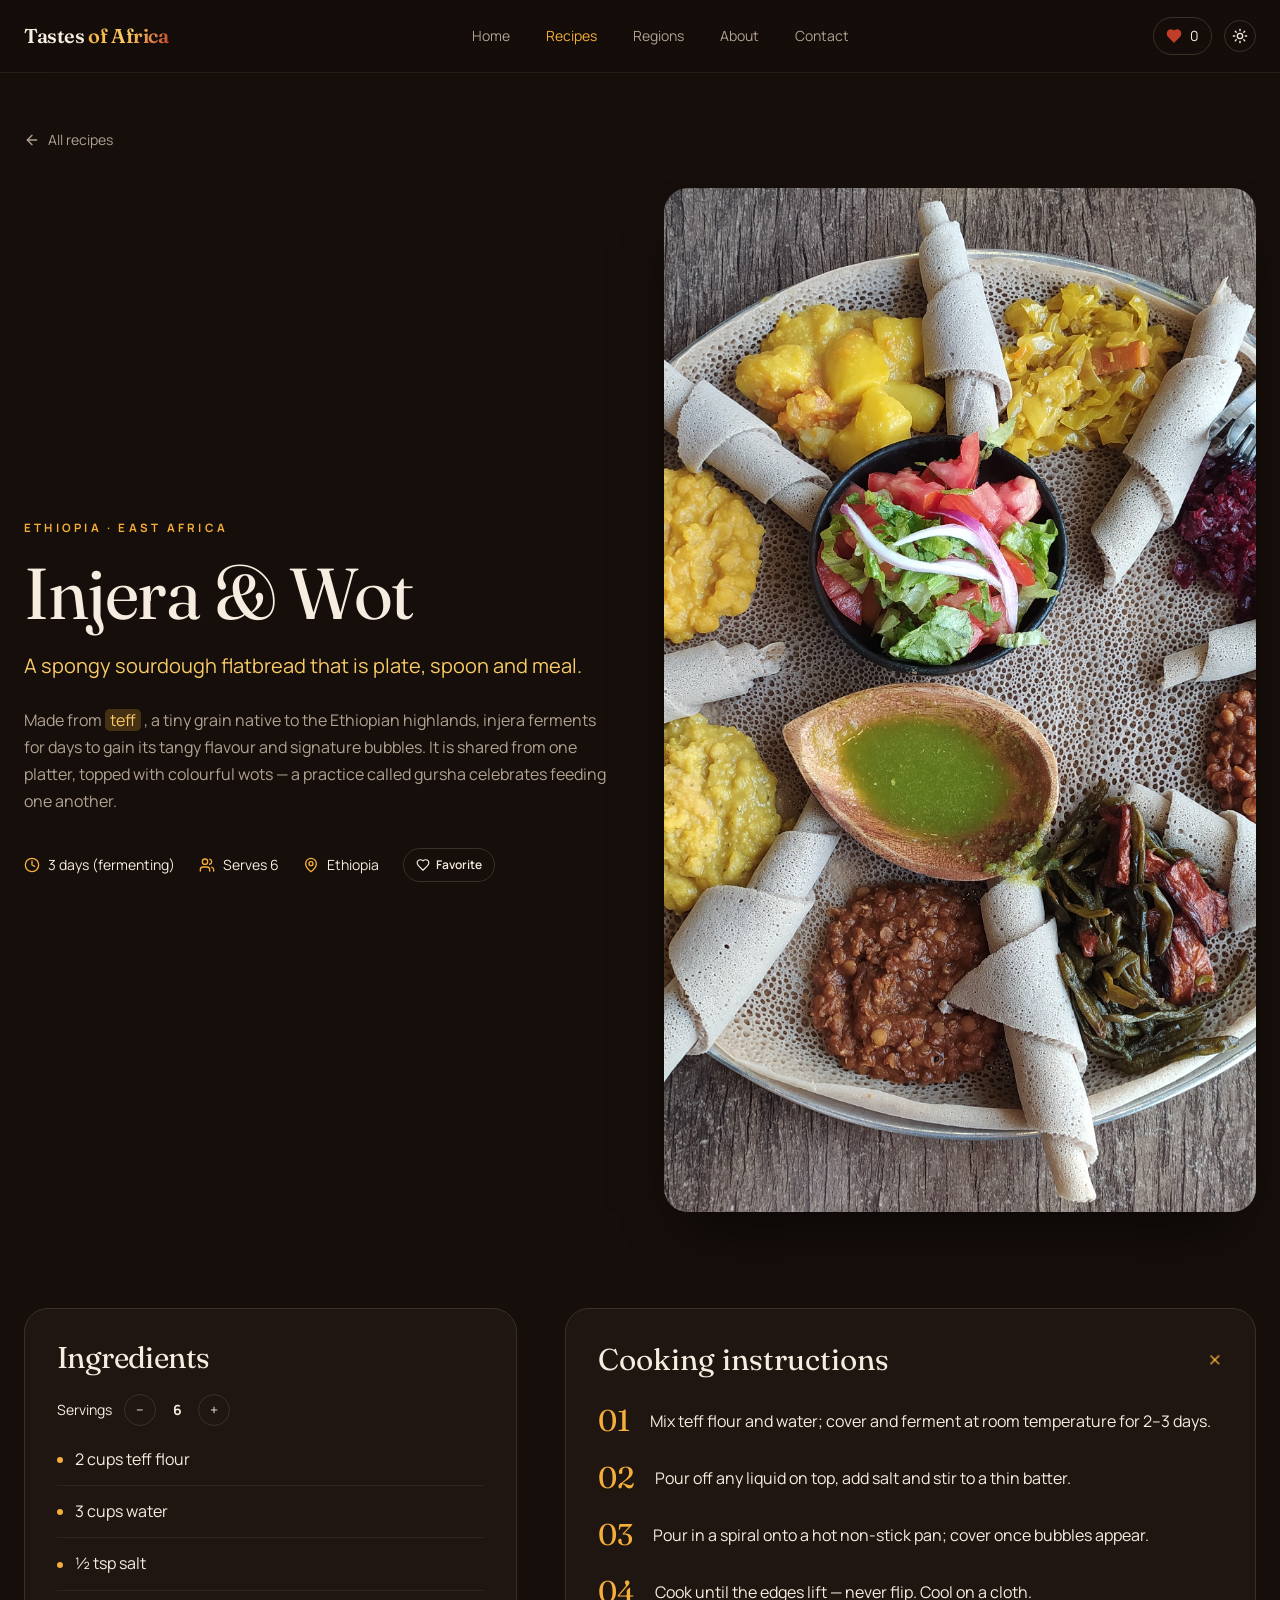
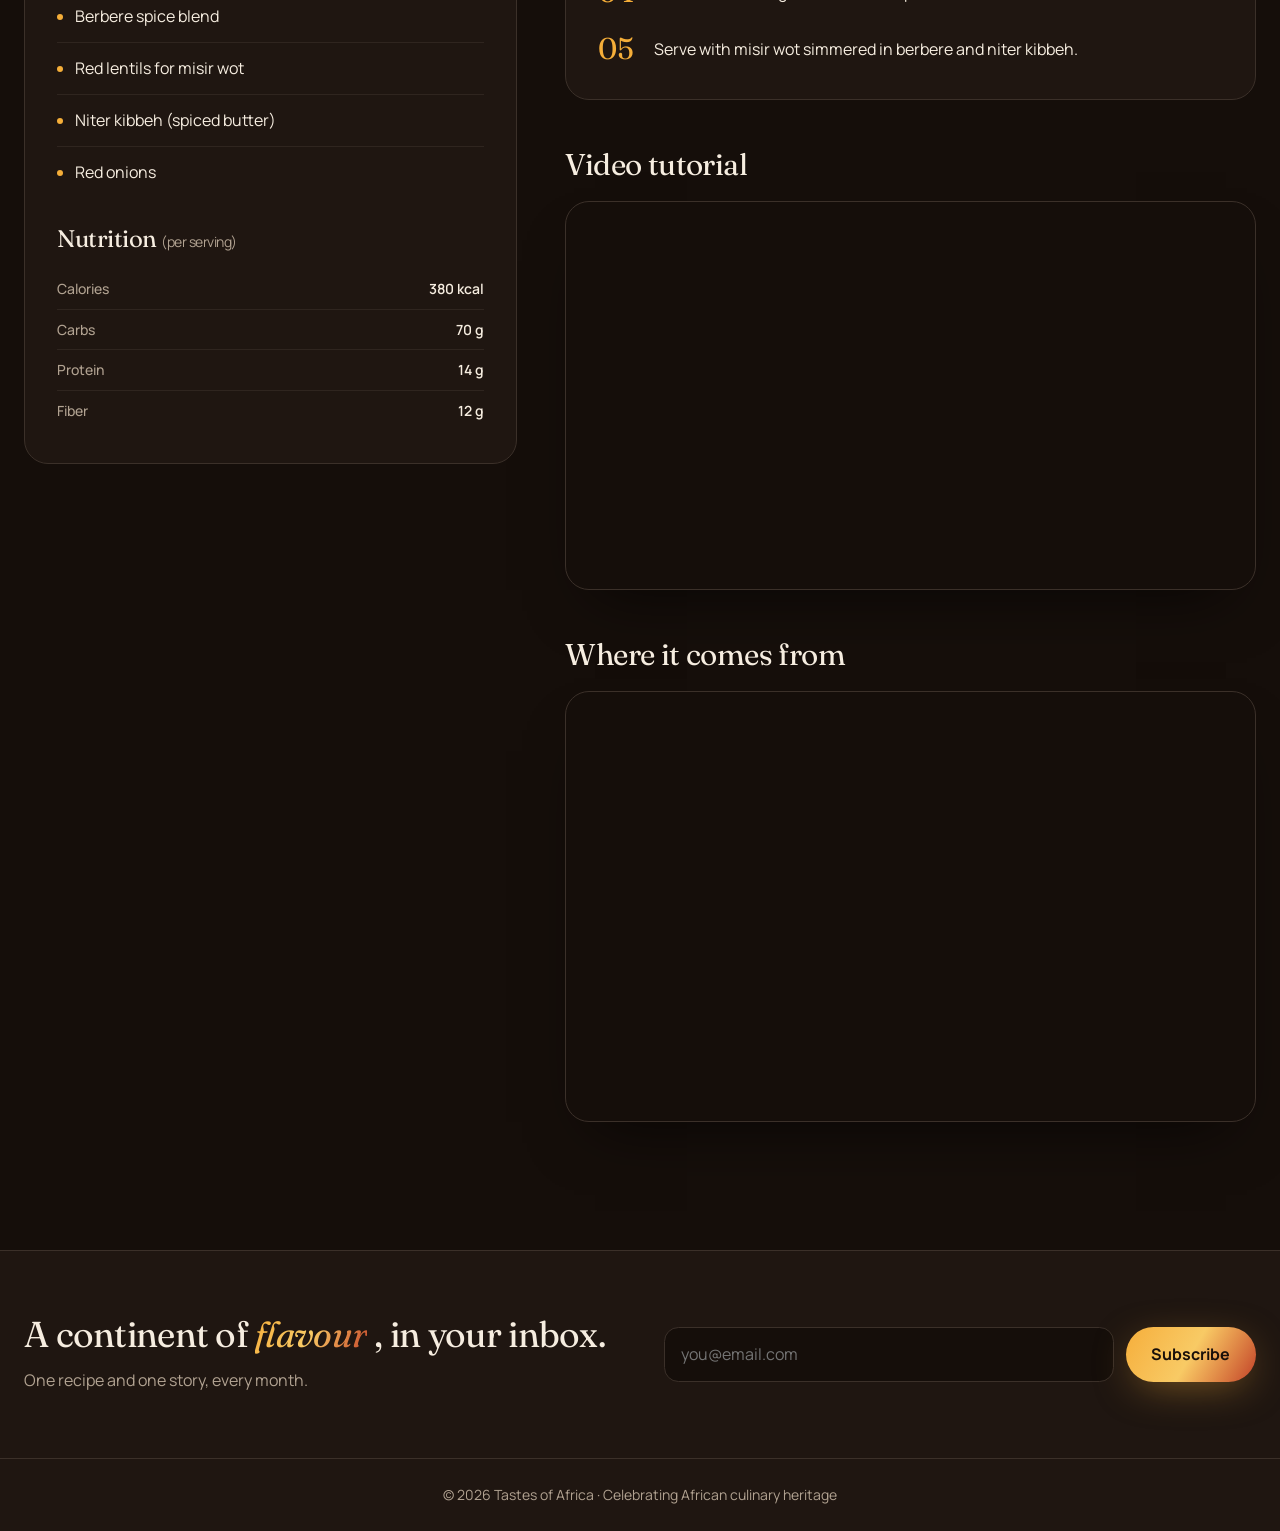
<file: recipe-injera.html>
<!doctype html>
<html lang="en">
  <head>
    <meta charset="utf-8" />
    <meta name="viewport" content="width=device-width, initial-scale=1" />
    <title>Injera & Wot Recipe — Tastes of Africa</title>
    <meta
      name="description"
      content="A spongy sourdough flatbread that is plate, spoon and meal."
    />
    <link rel="preconnect" href="https://fonts.googleapis.com" />
    <link rel="preconnect" href="https://fonts.gstatic.com" crossorigin />
    <link
      href="https://fonts.googleapis.com/css2?family=Fraunces:ital,opsz,wght@0,9..144,400;0,9..144,600;1,9..144,400&family=Manrope:wght@400;600;700&display=swap"
      rel="stylesheet"
    />
    <link rel="stylesheet" href="css/styles.css" />
    <script>
      try {
        document.documentElement.dataset.theme = localStorage.getItem("toa-theme") || "dark";
      } catch (e) {
        document.documentElement.dataset.theme = "dark";
      }
    </script>
    <script src="js/script.js" defer></script>
  </head>
  <body>
    <header class="site-header">
      <nav class="wrap nav" aria-label="Main navigation">
        <a class="logo" href="index.html">
          Tastes
          <span class="gold">of Africa</span>
        </a>
        <ul class="links">
          <li><a href="index.html">Home</a></li>
          <li><a href="recipes.html" aria-current="page">Recipes</a></li>
          <li><a href="regions.html">Regions</a></li>
          <li><a href="about.html">About</a></li>
          <li><a href="contact.html">Contact</a></li>
        </ul>
        <div class="tools">
          <a class="favpill" href="recipes.html" aria-label="Favorites">
            <span class="heart">
              <svg class="ico filled" viewBox="0 0 24 24" aria-hidden="true">
                <path
                  d="M19 14c1.49-1.46 3-3.21 3-5.5A5.5 5.5 0 0 0 16.5 3c-1.76 0-3 .5-4.5 2-1.5-1.5-2.74-2-4.5-2A5.5 5.5 0 0 0 2 8.5c0 2.3 1.5 4.05 3 5.5l7 7Z"
                />
              </svg>
            </span>
            <span class="fav-count">0</span>
          </a>
          <button
            class="icon-btn"
            id="theme-toggle"
            type="button"
            aria-label="Switch to light mode"
          >
            <svg class="ico" viewBox="0 0 24 24" aria-hidden="true">
              <circle cx="12" cy="12" r="4" />
              <path d="M12 2v2" />
              <path d="M12 20v2" />
              <path d="m4.93 4.93 1.41 1.41" />
              <path d="m17.66 17.66 1.41 1.41" />
              <path d="M2 12h2" />
              <path d="M20 12h2" />
              <path d="m6.34 17.66-1.41 1.41" />
              <path d="m19.07 4.93-1.41 1.41" />
            </svg>
          </button>
          <button
            class="icon-btn"
            id="menu-btn"
            type="button"
            aria-expanded="false"
            aria-controls="mobile-nav"
            aria-label="Toggle menu"
          >
            <svg class="ico" viewBox="0 0 24 24" aria-hidden="true">
              <line x1="4" x2="20" y1="12" y2="12" />
              <line x1="4" x2="20" y1="6" y2="6" />
              <line x1="4" x2="20" y1="18" y2="18" />
            </svg>
          </button>
        </div>
      </nav>
      <ul class="mobile-nav" id="mobile-nav" hidden>
        <li><a href="index.html">Home</a></li>
        <li><a href="recipes.html">Recipes</a></li>
        <li><a href="regions.html">Regions</a></li>
        <li><a href="about.html">About</a></li>
        <li><a href="contact.html">Contact</a></li>
      </ul>
    </header>
    <main>
      <article class="wrap" style="padding-top: 8rem">
        <a class="back" href="recipes.html">
          <svg class="ico" viewBox="0 0 24 24" aria-hidden="true">
            <path d="m12 19-7-7 7-7" />
            <path d="M19 12H5" />
          </svg>
          All recipes
        </a>
        <div class="recipe-top">
          <div class="fade-up">
            <p class="eyebrow">Ethiopia · East Africa</p>
            <h1>Injera & Wot</h1>
            <p class="tagline">A spongy sourdough flatbread that is plate, spoon and meal.</p>
            <p class="desc">
              Made from
              <mark>teff</mark>
              , a tiny grain native to the Ethiopian highlands, injera ferments for days to gain its
              tangy flavour and signature bubbles. It is shared from one platter, topped with
              colourful wots — a practice called gursha celebrates feeding one another.
            </p>
            <div class="meta">
              <span>
                <svg class="ico gold-ico" viewBox="0 0 24 24" aria-hidden="true">
                  <circle cx="12" cy="12" r="10" />
                  <polyline points="12 6 12 12 16 14" />
                </svg>
                3 days (fermenting)
              </span>
              <span>
                <svg class="ico gold-ico" viewBox="0 0 24 24" aria-hidden="true">
                  <path d="M16 21v-2a4 4 0 0 0-4-4H6a4 4 0 0 0-4 4v2" />
                  <circle cx="9" cy="7" r="4" />
                  <path d="M22 21v-2a4 4 0 0 0-3-3.87" />
                  <path d="M16 3.13a4 4 0 0 1 0 7.75" />
                </svg>
                Serves 6
              </span>
              <span>
                <svg class="ico gold-ico" viewBox="0 0 24 24" aria-hidden="true">
                  <path d="M20 10c0 6-8 12-8 12s-8-6-8-12a8 8 0 0 1 16 0Z" />
                  <circle cx="12" cy="10" r="3" />
                </svg>
                Ethiopia
              </span>
              <button class="fav-btn inline" type="button" data-id="injera" aria-pressed="false">
                <svg class="ico" viewBox="0 0 24 24" aria-hidden="true">
                  <path
                    d="M19 14c1.49-1.46 3-3.21 3-5.5A5.5 5.5 0 0 0 16.5 3c-1.76 0-3 .5-4.5 2-1.5-1.5-2.74-2-4.5-2A5.5 5.5 0 0 0 2 8.5c0 2.3 1.5 4.05 3 5.5l7 7Z"
                  />
                </svg>
                Favorite
              </button>
            </div>
          </div>
          <img
            src="images/injera.jpg"
            alt="Injera & Wot, a traditional dish from Ethiopia"
            width="1024"
            height="1024"
          />
        </div>
        <div class="recipe-body">
          <aside>
            <h2>Ingredients</h2>
            <div class="scaler">
              <span id="serv-label">Servings</span>
              <button id="serv-minus" type="button" aria-label="Fewer servings">−</button>
              <output id="servings" data-base="6" aria-labelledby="serv-label">6</output>
              <button id="serv-plus" type="button" aria-label="More servings">+</button>
            </div>
            <ul class="ing-list">
              <li>
                <span>
                  <span class="qty" data-qty="2">2</span>
                  cups teff flour
                </span>
              </li>
              <li>
                <span>
                  <span class="qty" data-qty="3">3</span>
                  cups water
                </span>
              </li>
              <li>
                <span>
                  <span class="qty" data-qty="0.5">½</span>
                  tsp salt
                </span>
              </li>
              <li><span>Berbere spice blend</span></li>
              <li><span>Red lentils for misir wot</span></li>
              <li><span>Niter kibbeh (spiced butter)</span></li>
              <li><span>Red onions</span></li>
            </ul>
            <div class="nutrition">
              <h3>
                Nutrition
                <small>(per serving)</small>
              </h3>
              <table>
                <tbody>
                  <tr>
                    <th scope="row">Calories</th>
                    <td>380 kcal</td>
                  </tr>
                  <tr>
                    <th scope="row">Carbs</th>
                    <td>70 g</td>
                  </tr>
                  <tr>
                    <th scope="row">Protein</th>
                    <td>14 g</td>
                  </tr>
                  <tr>
                    <th scope="row">Fiber</th>
                    <td>12 g</td>
                  </tr>
                </tbody>
              </table>
            </div>
          </aside>
          <div class="stack">
            <details open>
              <summary>
                Cooking instructions
                <span>+</span>
              </summary>
              <ol>
                <li>
                  <b>01</b>
                  <p>
                    Mix teff flour and water; cover and ferment at room temperature for 2–3 days.
                  </p>
                </li>
                <li>
                  <b>02</b>
                  <p>Pour off any liquid on top, add salt and stir to a thin batter.</p>
                </li>
                <li>
                  <b>03</b>
                  <p>Pour in a spiral onto a hot non-stick pan; cover once bubbles appear.</p>
                </li>
                <li>
                  <b>04</b>
                  <p>Cook until the edges lift — never flip. Cool on a cloth.</p>
                </li>
                <li>
                  <b>05</b>
                  <p>Serve with misir wot simmered in berbere and niter kibbeh.</p>
                </li>
              </ol>
            </details>
            <div>
              <h2>Video tutorial</h2>
              <div class="video">
                <iframe
                  src="https://www.youtube.com/embed/XjNVGIhBkls"
                  title="Injera & Wot tutorial"
                  loading="lazy"
                  allow="accelerometer; encrypted-media; picture-in-picture"
                  allowfullscreen
                ></iframe>
              </div>
            </div>
            <div>
              <h2>Where it comes from</h2>
              <div class="map">
                <iframe
                  src="https://maps.google.com/maps?q=Ethiopia&z=5&output=embed"
                  title="Map of Ethiopia"
                  loading="lazy"
                ></iframe>
              </div>
            </div>
          </div>
        </div>
      </article>
    </main>
    <footer class="site-footer">
      <div class="wrap footer-grid">
        <div>
          <h2>
            A continent of
            <em class="gold">flavour</em>
            , in your inbox.
          </h2>
          <p class="muted">One recipe and one story, every month.</p>
        </div>
        <form class="nl-form" id="newsletter">
          <label for="nl" class="sr-only">Email</label>
          <input class="field" id="nl" type="email" required placeholder="you@email.com" />
          <button class="btn-gold" type="submit">Subscribe</button>
        </form>
      </div>
      <p class="copyright">© 2026 Tastes of Africa · Celebrating African culinary heritage</p>
    </footer>
  </body>
</html>
</file>
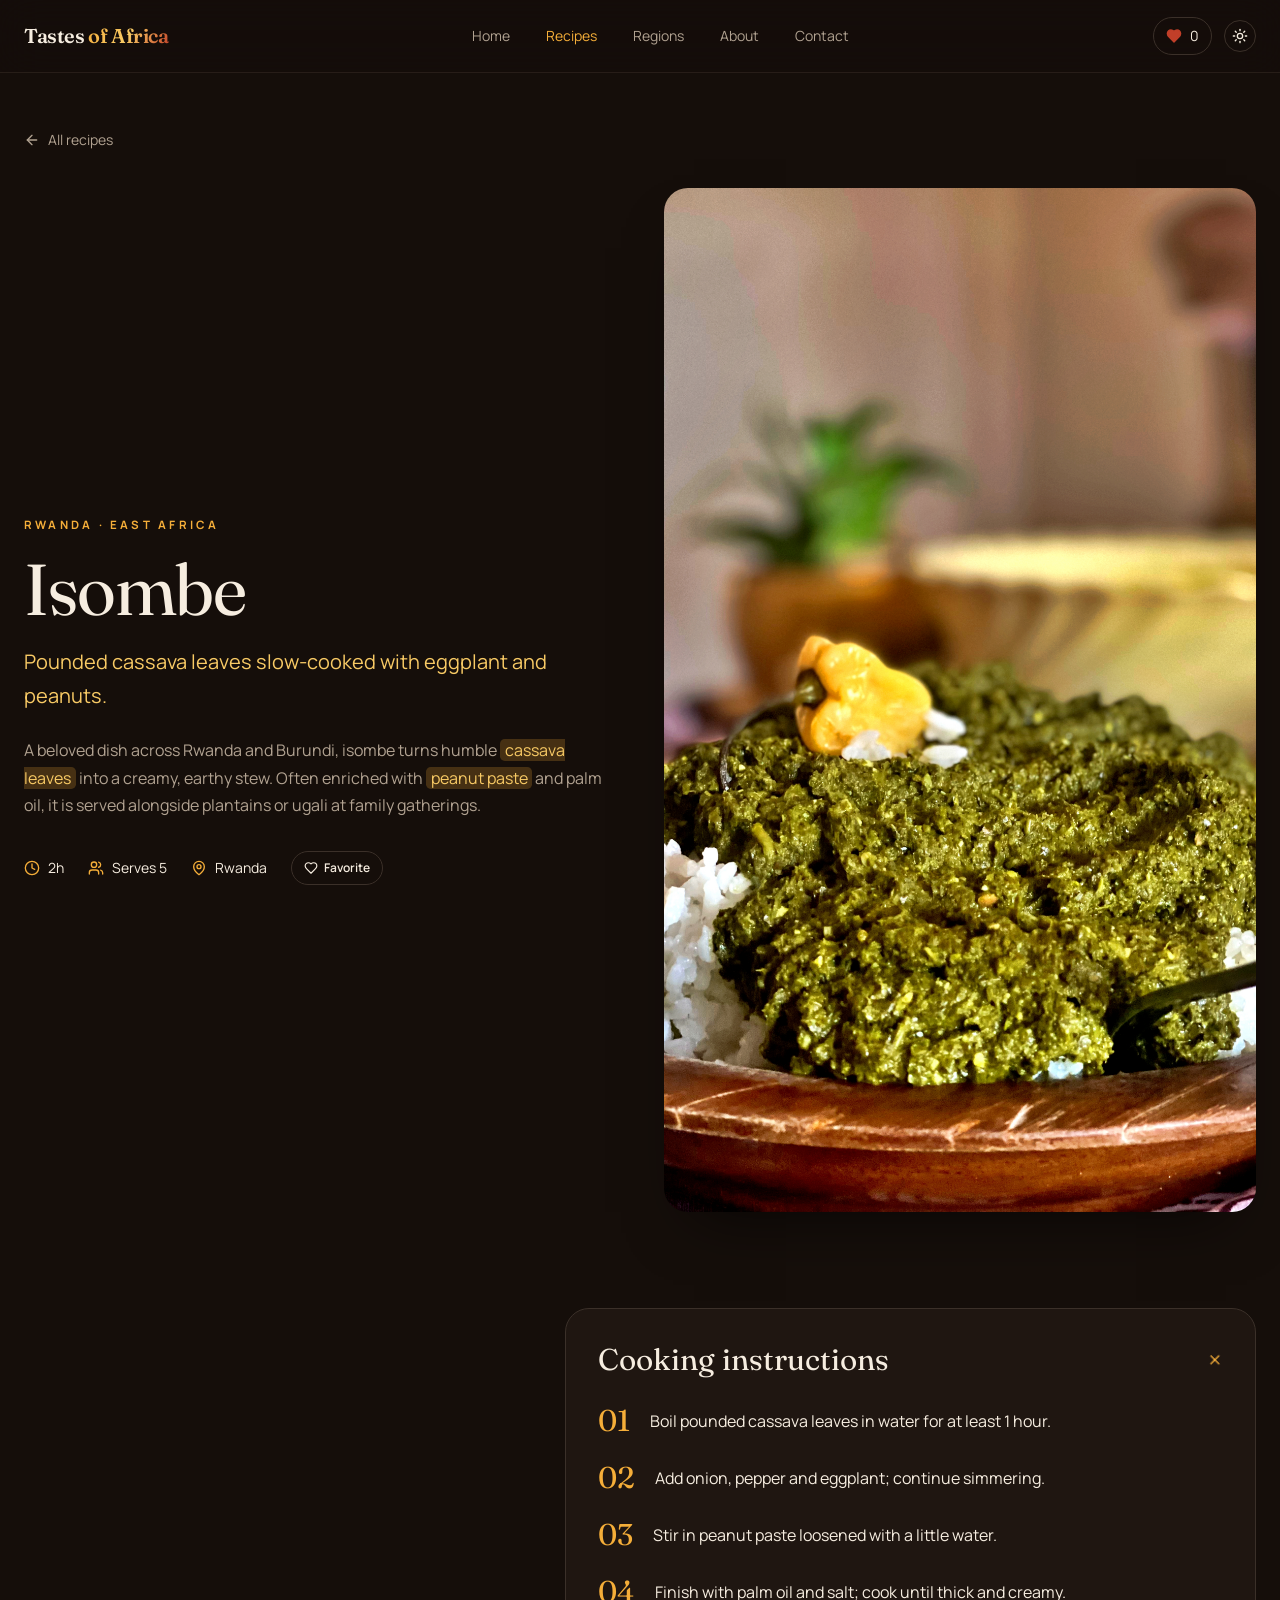
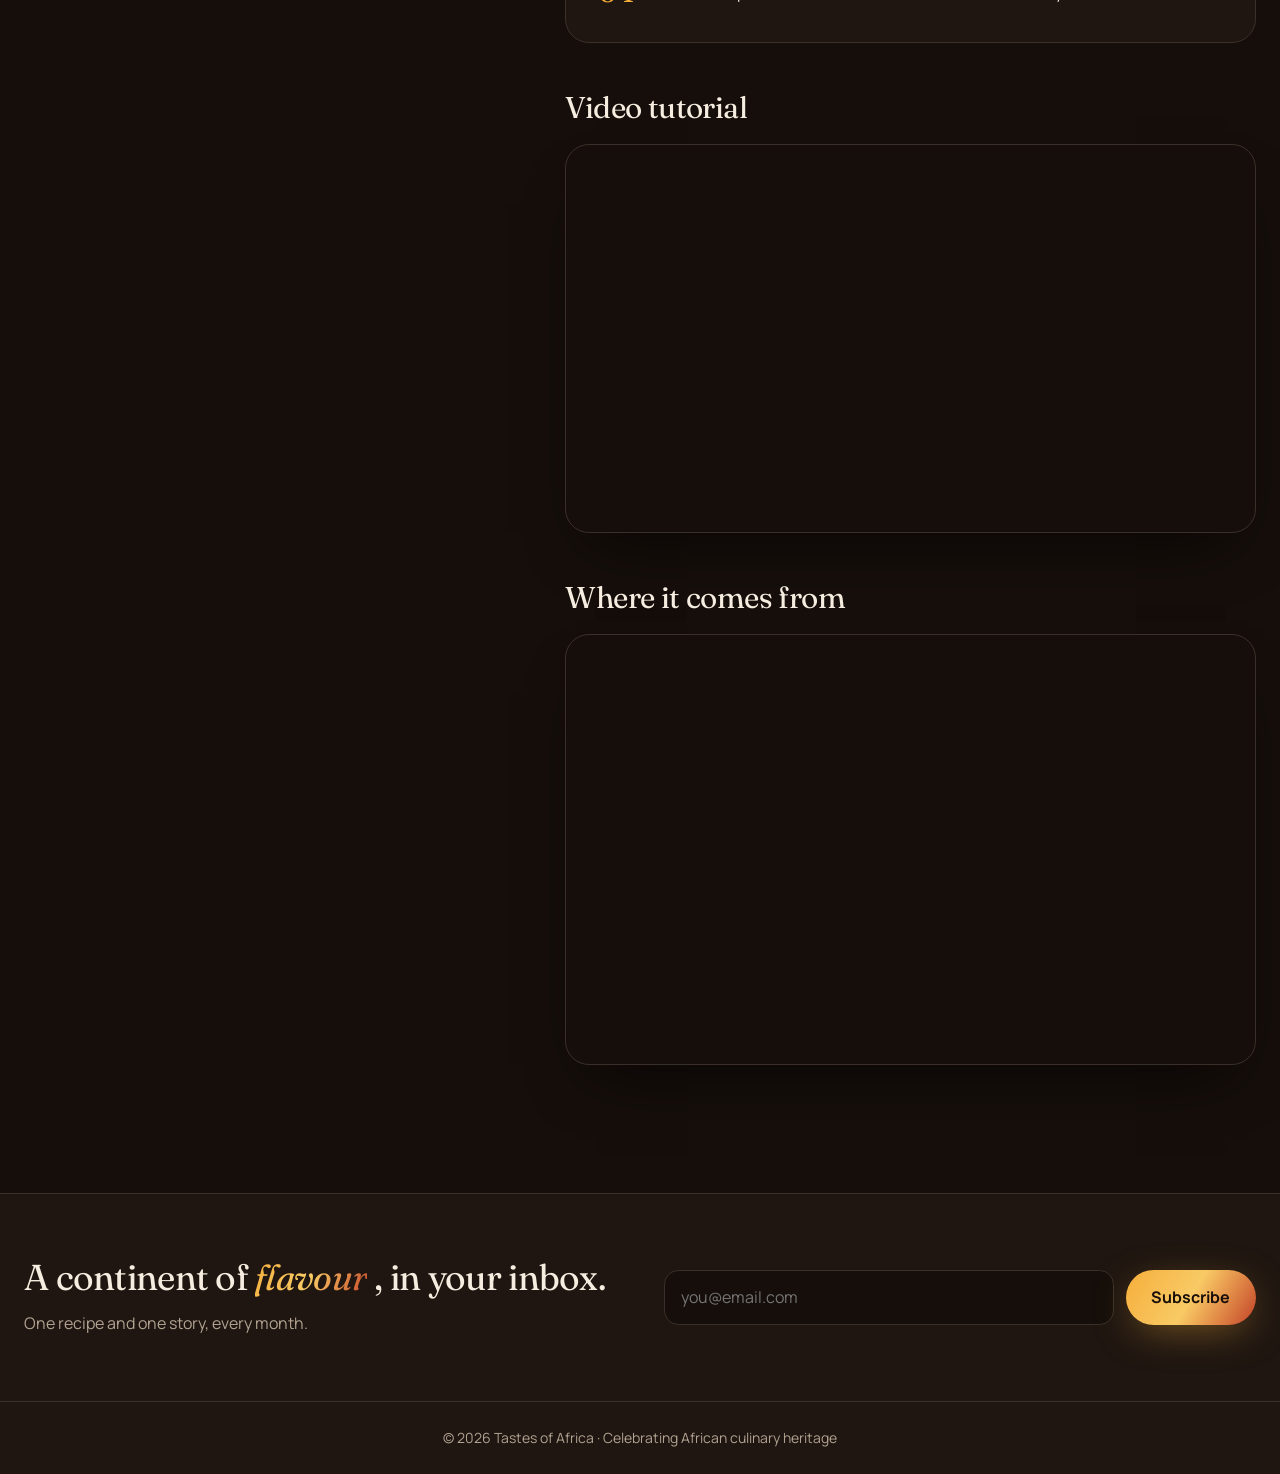
<file: recipe-isombe.html>
<!doctype html>
<html lang="en">
  <head>
    <meta charset="utf-8" />
    <meta name="viewport" content="width=device-width, initial-scale=1" />
    <title>Isombe Recipe — Tastes of Africa</title>
    <meta
      name="description"
      content="Pounded cassava leaves slow-cooked with eggplant and peanuts."
    />
    <link rel="preconnect" href="https://fonts.googleapis.com" />
    <link rel="preconnect" href="https://fonts.gstatic.com" crossorigin />
    <link
      href="https://fonts.googleapis.com/css2?family=Fraunces:ital,opsz,wght@0,9..144,400;0,9..144,600;1,9..144,400&family=Manrope:wght@400;600;700&display=swap"
      rel="stylesheet"
    />
    <link rel="stylesheet" href="css/styles.css" />
    <script>
      try {
        document.documentElement.dataset.theme = localStorage.getItem("toa-theme") || "dark";
      } catch (e) {
        document.documentElement.dataset.theme = "dark";
      }
    </script>
    <script src="js/script.js" defer></script>
  </head>
  <body>
    <header class="site-header">
      <nav class="wrap nav" aria-label="Main navigation">
        <a class="logo" href="index.html">
          Tastes
          <span class="gold">of Africa</span>
        </a>
        <ul class="links">
          <li><a href="index.html">Home</a></li>
          <li><a href="recipes.html" aria-current="page">Recipes</a></li>
          <li><a href="regions.html">Regions</a></li>
          <li><a href="about.html">About</a></li>
          <li><a href="contact.html">Contact</a></li>
        </ul>
        <div class="tools">
          <a class="favpill" href="recipes.html" aria-label="Favorites">
            <span class="heart">
              <svg class="ico filled" viewBox="0 0 24 24" aria-hidden="true">
                <path
                  d="M19 14c1.49-1.46 3-3.21 3-5.5A5.5 5.5 0 0 0 16.5 3c-1.76 0-3 .5-4.5 2-1.5-1.5-2.74-2-4.5-2A5.5 5.5 0 0 0 2 8.5c0 2.3 1.5 4.05 3 5.5l7 7Z"
                />
              </svg>
            </span>
            <span class="fav-count">0</span>
          </a>
          <button
            class="icon-btn"
            id="theme-toggle"
            type="button"
            aria-label="Switch to light mode"
          >
            <svg class="ico" viewBox="0 0 24 24" aria-hidden="true">
              <circle cx="12" cy="12" r="4" />
              <path d="M12 2v2" />
              <path d="M12 20v2" />
              <path d="m4.93 4.93 1.41 1.41" />
              <path d="m17.66 17.66 1.41 1.41" />
              <path d="M2 12h2" />
              <path d="M20 12h2" />
              <path d="m6.34 17.66-1.41 1.41" />
              <path d="m19.07 4.93-1.41 1.41" />
            </svg>
          </button>
          <button
            class="icon-btn"
            id="menu-btn"
            type="button"
            aria-expanded="false"
            aria-controls="mobile-nav"
            aria-label="Toggle menu"
          >
            <svg class="ico" viewBox="0 0 24 24" aria-hidden="true">
              <line x1="4" x2="20" y1="12" y2="12" />
              <line x1="4" x2="20" y1="6" y2="6" />
              <line x1="4" x2="20" y1="18" y2="18" />
            </svg>
          </button>
        </div>
      </nav>
      <ul class="mobile-nav" id="mobile-nav" hidden>
        <li><a href="index.html">Home</a></li>
        <li><a href="recipes.html">Recipes</a></li>
        <li><a href="regions.html">Regions</a></li>
        <li><a href="about.html">About</a></li>
        <li><a href="contact.html">Contact</a></li>
      </ul>
    </header>
    <main>
      <article class="wrap" style="padding-top: 8rem">
        <a class="back" href="recipes.html">
          <svg class="ico" viewBox="0 0 24 24" aria-hidden="true">
            <path d="m12 19-7-7 7-7" />
            <path d="M19 12H5" />
          </svg>
          All recipes
        </a>
        <div class="recipe-top">
          <div class="fade-up">
            <p class="eyebrow">Rwanda · East Africa</p>
            <h1>Isombe</h1>
            <p class="tagline">Pounded cassava leaves slow-cooked with eggplant and peanuts.</p>
            <p class="desc">
              A beloved dish across Rwanda and Burundi, isombe turns humble
              <mark>cassava leaves</mark>
              into a creamy, earthy stew. Often enriched with
              <mark>peanut paste</mark>
              and palm oil, it is served alongside plantains or ugali at family gatherings.
            </p>
            <div class="meta">
              <span>
                <svg class="ico gold-ico" viewBox="0 0 24 24" aria-hidden="true">
                  <circle cx="12" cy="12" r="10" />
                  <polyline points="12 6 12 12 16 14" />
                </svg>
                2h
              </span>
              <span>
                <svg class="ico gold-ico" viewBox="0 0 24 24" aria-hidden="true">
                  <path d="M16 21v-2a4 4 0 0 0-4-4H6a4 4 0 0 0-4 4v2" />
                  <circle cx="9" cy="7" r="4" />
                  <path d="M22 21v-2a4 4 0 0 0-3-3.87" />
                  <path d="M16 3.13a4 4 0 0 1 0 7.75" />
                </svg>
                Serves 5
              </span>
              <span>
                <svg class="ico gold-ico" viewBox="0 0 24 24" aria-hidden="true">
                  <path d="M20 10c0 6-8 12-8 12s-8-6-8-12a8 8 0 0 1 16 0Z" />
                  <circle cx="12" cy="10" r="3" />
                </svg>
                Rwanda
              </span>
              <button class="fav-btn inline" type="button" data-id="isombe" aria-pressed="false">
                <svg class="ico" viewBox="0 0 24 24" aria-hidden="true">
                  <path
                    d="M19 14c1.49-1.46 3-3.21 3-5.5A5.5 5.5 0 0 0 16.5 3c-1.76 0-3 .5-4.5 2-1.5-1.5-2.74-2-4.5-2A5.5 5.5 0 0 0 2 8.5c0 2.3 1.5 4.05 3 5.5l7 7Z"
                  />
                </svg>
                Favorite
              </button>
            </div>
          </div>
          <img
            src="images/isombe.jpg"
            alt="Isombe, a traditional dish from Rwanda"
            width="1024"
            height="1024"
          />
        </div>
        <div class="recipe-body">
          <aside>
            <h2>Ingredients</h2>
            <div class="scaler">
              <span id="serv-label">Servings</span>
              <button id="serv-minus" type="button" aria-label="Fewer servings">−</button>
              <output id="servings" data-base="5" aria-labelledby="serv-label">5</output>
              <button id="serv-plus" type="button" aria-label="More servings">+</button>
            </div>
            <ul class="ing-list">
              <li>
                <span>
                  <span class="qty" data-qty="500">500</span>
                  g cassava leaves, pounded
                </span>
              </li>
              <li>
                <span>
                  <span class="qty" data-qty="1">1</span>
                  eggplant, diced
                </span>
              </li>
              <li>
                <span>
                  <span class="qty" data-qty="1">1</span>
                  cup peanut paste
                </span>
              </li>
              <li>
                <span>
                  <span class="qty" data-qty="2">2</span>
                  tbsp palm oil
                </span>
              </li>
              <li>
                <span>
                  <span class="qty" data-qty="1">1</span>
                  onion
                </span>
              </li>
              <li>
                <span>
                  <span class="qty" data-qty="1">1</span>
                  green pepper
                </span>
              </li>
              <li><span>Spinach (optional), salt</span></li>
            </ul>
            <div class="nutrition">
              <h3>
                Nutrition
                <small>(per serving)</small>
              </h3>
              <table>
                <tbody>
                  <tr>
                    <th scope="row">Calories</th>
                    <td>340 kcal</td>
                  </tr>
                  <tr>
                    <th scope="row">Carbs</th>
                    <td>22 g</td>
                  </tr>
                  <tr>
                    <th scope="row">Protein</th>
                    <td>12 g</td>
                  </tr>
                  <tr>
                    <th scope="row">Fat</th>
                    <td>22 g</td>
                  </tr>
                </tbody>
              </table>
            </div>
          </aside>
          <div class="stack">
            <details open>
              <summary>
                Cooking instructions
                <span>+</span>
              </summary>
              <ol>
                <li>
                  <b>01</b>
                  <p>Boil pounded cassava leaves in water for at least 1 hour.</p>
                </li>
                <li>
                  <b>02</b>
                  <p>Add onion, pepper and eggplant; continue simmering.</p>
                </li>
                <li>
                  <b>03</b>
                  <p>Stir in peanut paste loosened with a little water.</p>
                </li>
                <li>
                  <b>04</b>
                  <p>Finish with palm oil and salt; cook until thick and creamy.</p>
                </li>
              </ol>
            </details>
            <div>
              <h2>Video tutorial</h2>
              <div class="video">
                <iframe
                  src="https://www.youtube.com/embed/0EbJOwN76z0"
                  title="Isombe tutorial"
                  loading="lazy"
                  allow="accelerometer; encrypted-media; picture-in-picture"
                  allowfullscreen
                ></iframe>
              </div>
            </div>
            <div>
              <h2>Where it comes from</h2>
              <div class="map">
                <iframe
                  src="https://maps.google.com/maps?q=Kigali%2C%20Rwanda&z=5&output=embed"
                  title="Map of Rwanda"
                  loading="lazy"
                ></iframe>
              </div>
            </div>
          </div>
        </div>
      </article>
    </main>
    <footer class="site-footer">
      <div class="wrap footer-grid">
        <div>
          <h2>
            A continent of
            <em class="gold">flavour</em>
            , in your inbox.
          </h2>
          <p class="muted">One recipe and one story, every month.</p>
        </div>
        <form class="nl-form" id="newsletter">
          <label for="nl" class="sr-only">Email</label>
          <input class="field" id="nl" type="email" required placeholder="you@email.com" />
          <button class="btn-gold" type="submit">Subscribe</button>
        </form>
      </div>
      <p class="copyright">© 2026 Tastes of Africa · Celebrating African culinary heritage</p>
    </footer>
  </body>
</html>
</file>
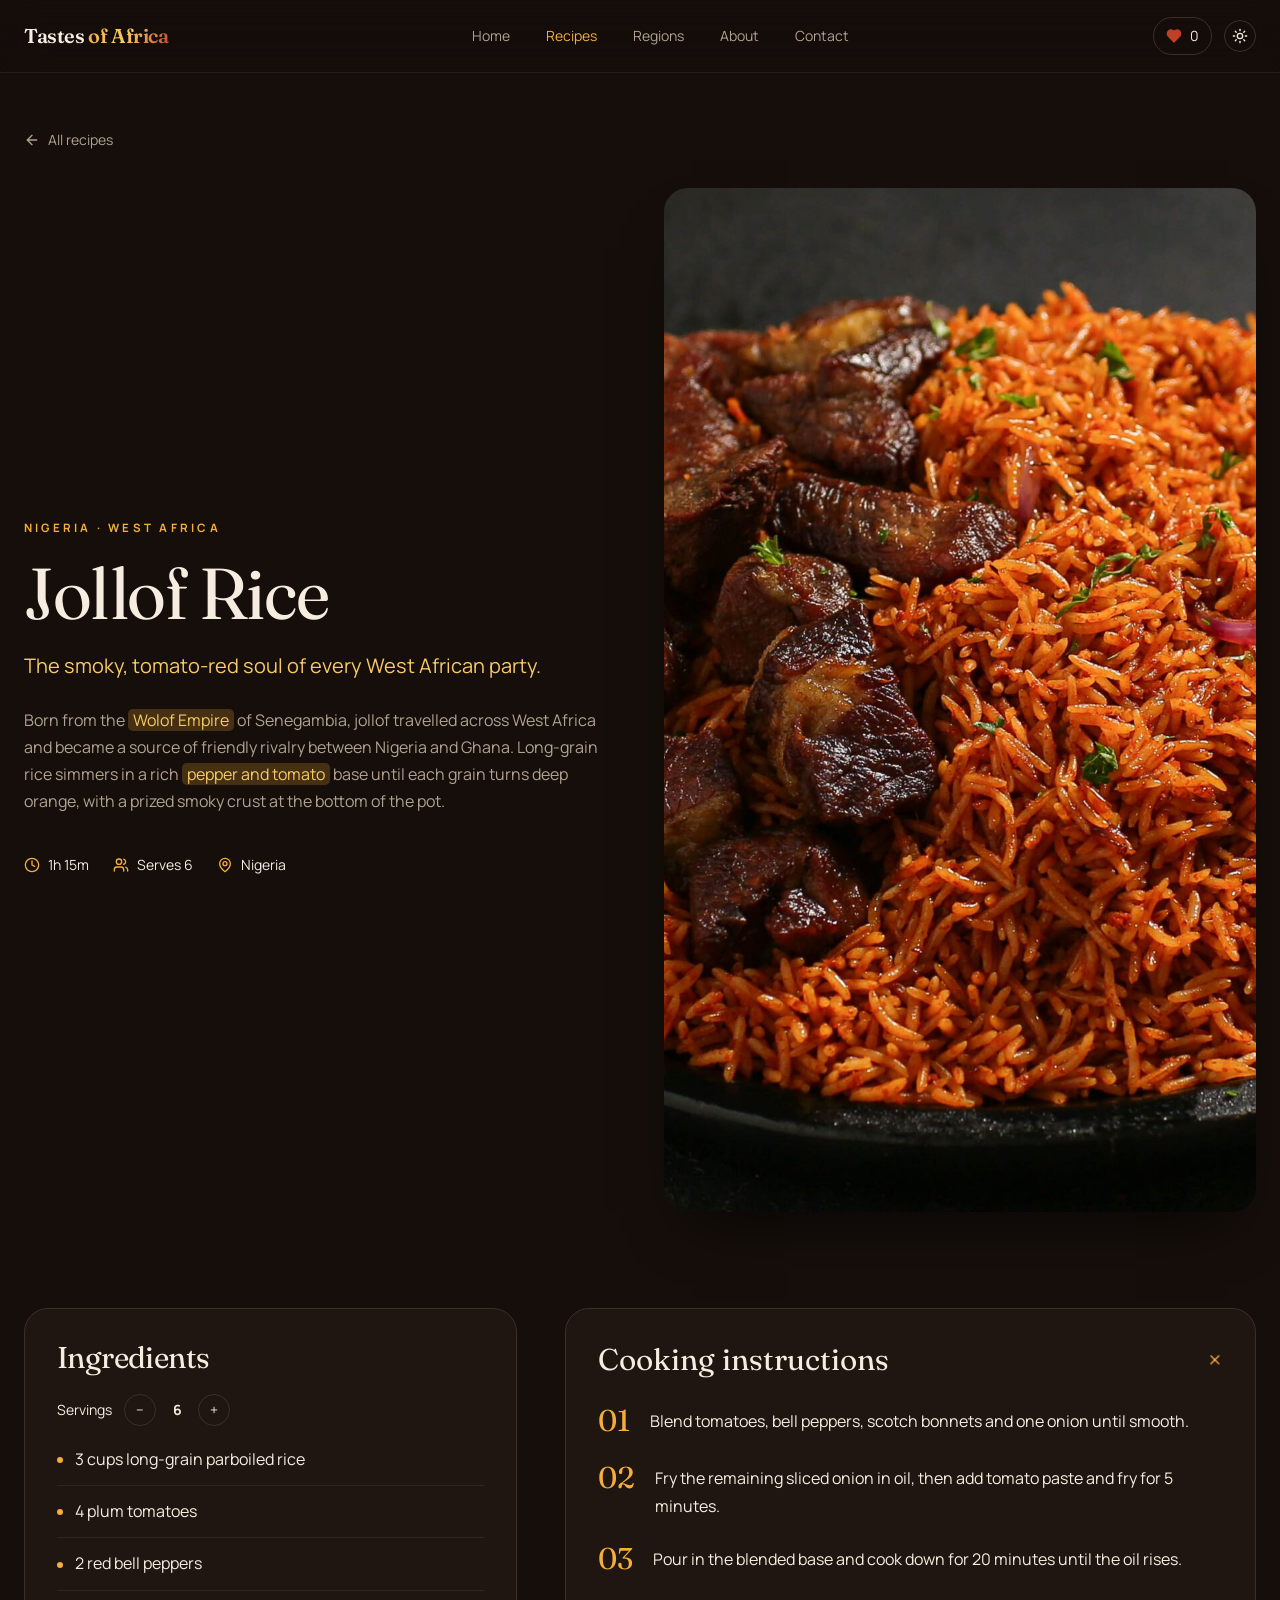
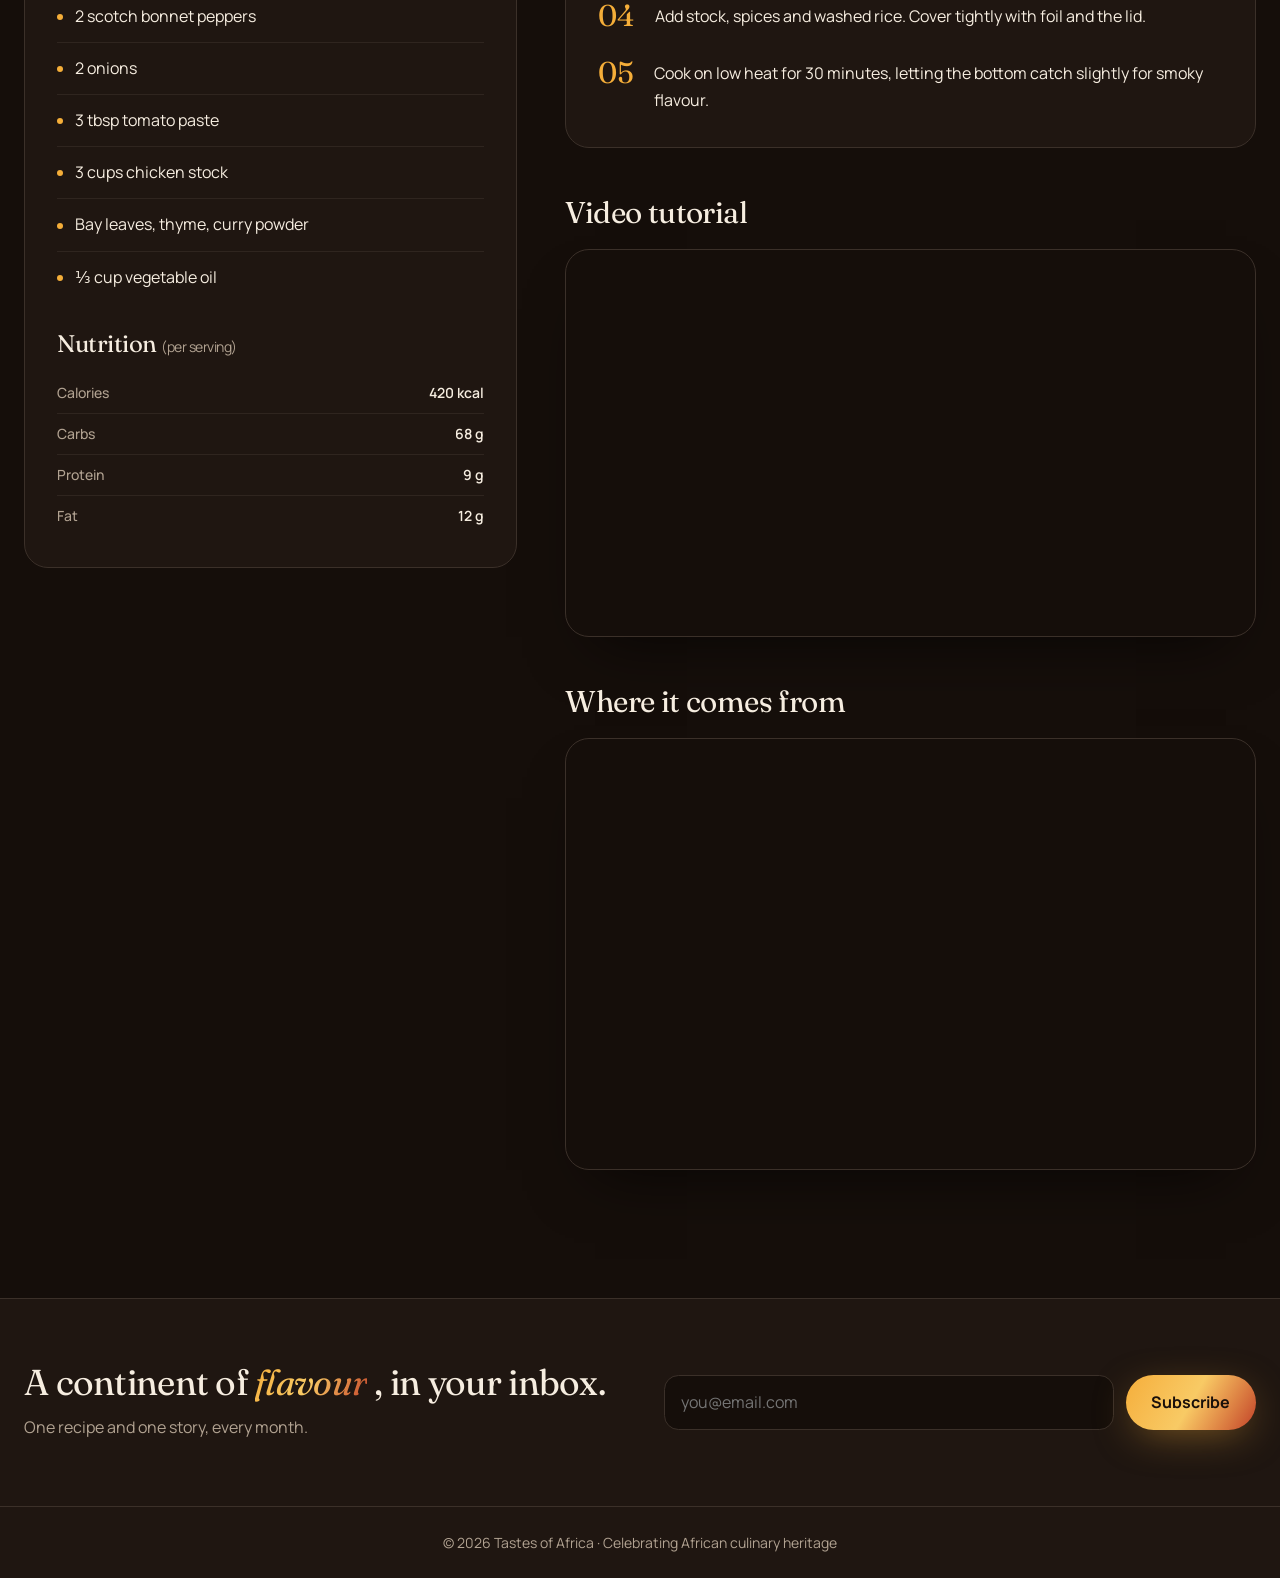
<file: recipe-jollof-rice.html>
<!doctype html>
<html lang="en">
  <head>
    <meta charset="utf-8" />
    <meta name="viewport" content="width=device-width, initial-scale=1" />
    <title>Jollof Rice Recipe — Tastes of Africa</title>
    <meta name="description" content="The smoky, tomato-red soul of every West African party." />
    <link rel="preconnect" href="https://fonts.googleapis.com" />
    <link rel="preconnect" href="https://fonts.gstatic.com" crossorigin />
    <link
      href="https://fonts.googleapis.com/css2?family=Fraunces:ital,opsz,wght@0,9..144,400;0,9..144,600;1,9..144,400&family=Manrope:wght@400;600;700&display=swap"
      rel="stylesheet"
    />
    <link rel="stylesheet" href="css/styles.css" />
    <script>
      try {
        document.documentElement.dataset.theme = localStorage.getItem("toa-theme") || "dark";
      } catch (e) {
        document.documentElement.dataset.theme = "dark";
      }
    </script>
    <script src="js/script.js" defer></script>
  </head>
  <body>
    <header class="site-header">
      <nav class="wrap nav" aria-label="Main navigation">
        <a class="logo" href="index.html">
          Tastes
          <span class="gold">of Africa</span>
        </a>
        <ul class="links">
          <li><a href="index.html">Home</a></li>
          <li><a href="recipes.html" aria-current="page">Recipes</a></li>
          <li><a href="regions.html">Regions</a></li>
          <li><a href="about.html">About</a></li>
          <li><a href="contact.html">Contact</a></li>
        </ul>
        <div class="tools">
          <a class="favpill" href="recipes.html" aria-label="Favorites">
            <span class="heart">
              <svg class="ico filled" viewBox="0 0 24 24" aria-hidden="true">
                <path
                  d="M19 14c1.49-1.46 3-3.21 3-5.5A5.5 5.5 0 0 0 16.5 3c-1.76 0-3 .5-4.5 2-1.5-1.5-2.74-2-4.5-2A5.5 5.5 0 0 0 2 8.5c0 2.3 1.5 4.05 3 5.5l7 7Z"
                />
              </svg>
            </span>
            <span class="fav-count">0</span>
          </a>
          <button
            class="icon-btn"
            id="theme-toggle"
            type="button"
            aria-label="Switch to light mode"
          >
            <svg class="ico" viewBox="0 0 24 24" aria-hidden="true">
              <circle cx="12" cy="12" r="4" />
              <path d="M12 2v2" />
              <path d="M12 20v2" />
              <path d="m4.93 4.93 1.41 1.41" />
              <path d="m17.66 17.66 1.41 1.41" />
              <path d="M2 12h2" />
              <path d="M20 12h2" />
              <path d="m6.34 17.66-1.41 1.41" />
              <path d="m19.07 4.93-1.41 1.41" />
            </svg>
          </button>
          <button
            class="icon-btn"
            id="menu-btn"
            type="button"
            aria-expanded="false"
            aria-controls="mobile-nav"
            aria-label="Toggle menu"
          >
            <svg class="ico" viewBox="0 0 24 24" aria-hidden="true">
              <line x1="4" x2="20" y1="12" y2="12" />
              <line x1="4" x2="20" y1="6" y2="6" />
              <line x1="4" x2="20" y1="18" y2="18" />
            </svg>
          </button>
        </div>
      </nav>
      <ul class="mobile-nav" id="mobile-nav" hidden>
        <li><a href="index.html">Home</a></li>
        <li><a href="recipes.html">Recipes</a></li>
        <li><a href="regions.html">Regions</a></li>
        <li><a href="about.html">About</a></li>
        <li><a href="contact.html">Contact</a></li>
      </ul>
    </header>
    <main>
      <article class="wrap" style="padding-top: 8rem">
        <a class="back" href="recipes.html">
          <svg class="ico" viewBox="0 0 24 24" aria-hidden="true">
            <path d="m12 19-7-7 7-7" />
            <path d="M19 12H5" />
          </svg>
          All recipes
        </a>
        <div class="recipe-top">
          <div class="fade-up">
            <p class="eyebrow">Nigeria · West Africa</p>
            <h1>Jollof Rice</h1>
            <p class="tagline">The smoky, tomato-red soul of every West African party.</p>
            <p class="desc">
              Born from the
              <mark>Wolof Empire</mark>
              of Senegambia, jollof travelled across West Africa and became a source of friendly
              rivalry between Nigeria and Ghana. Long-grain rice simmers in a rich
              <mark>pepper and tomato</mark>
              base until each grain turns deep orange, with a prized smoky crust at the bottom of
              the pot.
            </p>
            <div class="meta">
              <span>
                <svg class="ico gold-ico" viewBox="0 0 24 24" aria-hidden="true">
                  <circle cx="12" cy="12" r="10" />
                  <polyline points="12 6 12 12 16 14" />
                </svg>
                1h 15m
              </span>
              <span>
                <svg class="ico gold-ico" viewBox="0 0 24 24" aria-hidden="true">
                  <path d="M16 21v-2a4 4 0 0 0-4-4H6a4 4 0 0 0-4 4v2" />
                  <circle cx="9" cy="7" r="4" />
                  <path d="M22 21v-2a4 4 0 0 0-3-3.87" />
                  <path d="M16 3.13a4 4 0 0 1 0 7.75" />
                </svg>
                Serves 6
              </span>
              <span>
                <svg class="ico gold-ico" viewBox="0 0 24 24" aria-hidden="true">
                  <path d="M20 10c0 6-8 12-8 12s-8-6-8-12a8 8 0 0 1 16 0Z" />
                  <circle cx="12" cy="10" r="3" />
                </svg>
                Nigeria
              </span>
              <button
                class="fav-btn inline"
                type="button"
                data-id="jollof-rice"
                aria-pressed="false"
              >
                <svg class="ico" viewBox="0 0 24 24" aria-hidden="true">
                  <path
                    d="M19 14c1.49-1.46 3-3.21 3-5.5A5.5 5.5 0 0 0 16.5 3c-1.76 0-3 .5-4.5 2-1.5-1.5-2.74-2-4.5-2A5.5 5.5 0 0 0 2 8.5c0 2.3 1.5 4.05 3 5.5l7 7Z"
                  />
                </svg>
                Favorite
              </button>
            </div>
          </div>
          <img
            src="images/jollof.jpg"
            alt="Jollof Rice, a traditional dish from Nigeria"
            width="1024"
            height="1024"
          />
        </div>
        <div class="recipe-body">
          <aside>
            <h2>Ingredients</h2>
            <div class="scaler">
              <span id="serv-label">Servings</span>
              <button id="serv-minus" type="button" aria-label="Fewer servings">−</button>
              <output id="servings" data-base="6" aria-labelledby="serv-label">6</output>
              <button id="serv-plus" type="button" aria-label="More servings">+</button>
            </div>
            <ul class="ing-list">
              <li>
                <span>
                  <span class="qty" data-qty="3">3</span>
                  cups long-grain parboiled rice
                </span>
              </li>
              <li>
                <span>
                  <span class="qty" data-qty="4">4</span>
                  plum tomatoes
                </span>
              </li>
              <li>
                <span>
                  <span class="qty" data-qty="2">2</span>
                  red bell peppers
                </span>
              </li>
              <li>
                <span>
                  <span class="qty" data-qty="2">2</span>
                  scotch bonnet peppers
                </span>
              </li>
              <li>
                <span>
                  <span class="qty" data-qty="2">2</span>
                  onions
                </span>
              </li>
              <li>
                <span>
                  <span class="qty" data-qty="3">3</span>
                  tbsp tomato paste
                </span>
              </li>
              <li>
                <span>
                  <span class="qty" data-qty="3">3</span>
                  cups chicken stock
                </span>
              </li>
              <li><span>Bay leaves, thyme, curry powder</span></li>
              <li>
                <span>
                  <span class="qty" data-qty="0.33">⅓</span>
                  cup vegetable oil
                </span>
              </li>
            </ul>
            <div class="nutrition">
              <h3>
                Nutrition
                <small>(per serving)</small>
              </h3>
              <table>
                <tbody>
                  <tr>
                    <th scope="row">Calories</th>
                    <td>420 kcal</td>
                  </tr>
                  <tr>
                    <th scope="row">Carbs</th>
                    <td>68 g</td>
                  </tr>
                  <tr>
                    <th scope="row">Protein</th>
                    <td>9 g</td>
                  </tr>
                  <tr>
                    <th scope="row">Fat</th>
                    <td>12 g</td>
                  </tr>
                </tbody>
              </table>
            </div>
          </aside>
          <div class="stack">
            <details open>
              <summary>
                Cooking instructions
                <span>+</span>
              </summary>
              <ol>
                <li>
                  <b>01</b>
                  <p>Blend tomatoes, bell peppers, scotch bonnets and one onion until smooth.</p>
                </li>
                <li>
                  <b>02</b>
                  <p>
                    Fry the remaining sliced onion in oil, then add tomato paste and fry for 5
                    minutes.
                  </p>
                </li>
                <li>
                  <b>03</b>
                  <p>Pour in the blended base and cook down for 20 minutes until the oil rises.</p>
                </li>
                <li>
                  <b>04</b>
                  <p>Add stock, spices and washed rice. Cover tightly with foil and the lid.</p>
                </li>
                <li>
                  <b>05</b>
                  <p>
                    Cook on low heat for 30 minutes, letting the bottom catch slightly for smoky
                    flavour.
                  </p>
                </li>
              </ol>
            </details>
            <div>
              <h2>Video tutorial</h2>
              <div class="video">
                <iframe
                  src="https://www.youtube.com/embed/jDbUg4f9EFw"
                  title="Jollof Rice tutorial"
                  loading="lazy"
                  allow="accelerometer; encrypted-media; picture-in-picture"
                  allowfullscreen
                ></iframe>
              </div>
            </div>
            <div>
              <h2>Where it comes from</h2>
              <div class="map">
                <iframe
                  src="https://maps.google.com/maps?q=Nigeria&z=5&output=embed"
                  title="Map of Nigeria"
                  loading="lazy"
                ></iframe>
              </div>
            </div>
          </div>
        </div>
      </article>
    </main>
    <footer class="site-footer">
      <div class="wrap footer-grid">
        <div>
          <h2>
            A continent of
            <em class="gold">flavour</em>
            , in your inbox.
          </h2>
          <p class="muted">One recipe and one story, every month.</p>
        </div>
        <form class="nl-form" id="newsletter">
          <label for="nl" class="sr-only">Email</label>
          <input class="field" id="nl" type="email" required placeholder="you@email.com" />
          <button class="btn-gold" type="submit">Subscribe</button>
        </form>
      </div>
      <p class="copyright">© 2026 Tastes of Africa · Celebrating African culinary heritage</p>
    </footer>
  </body>
</html>
</file>
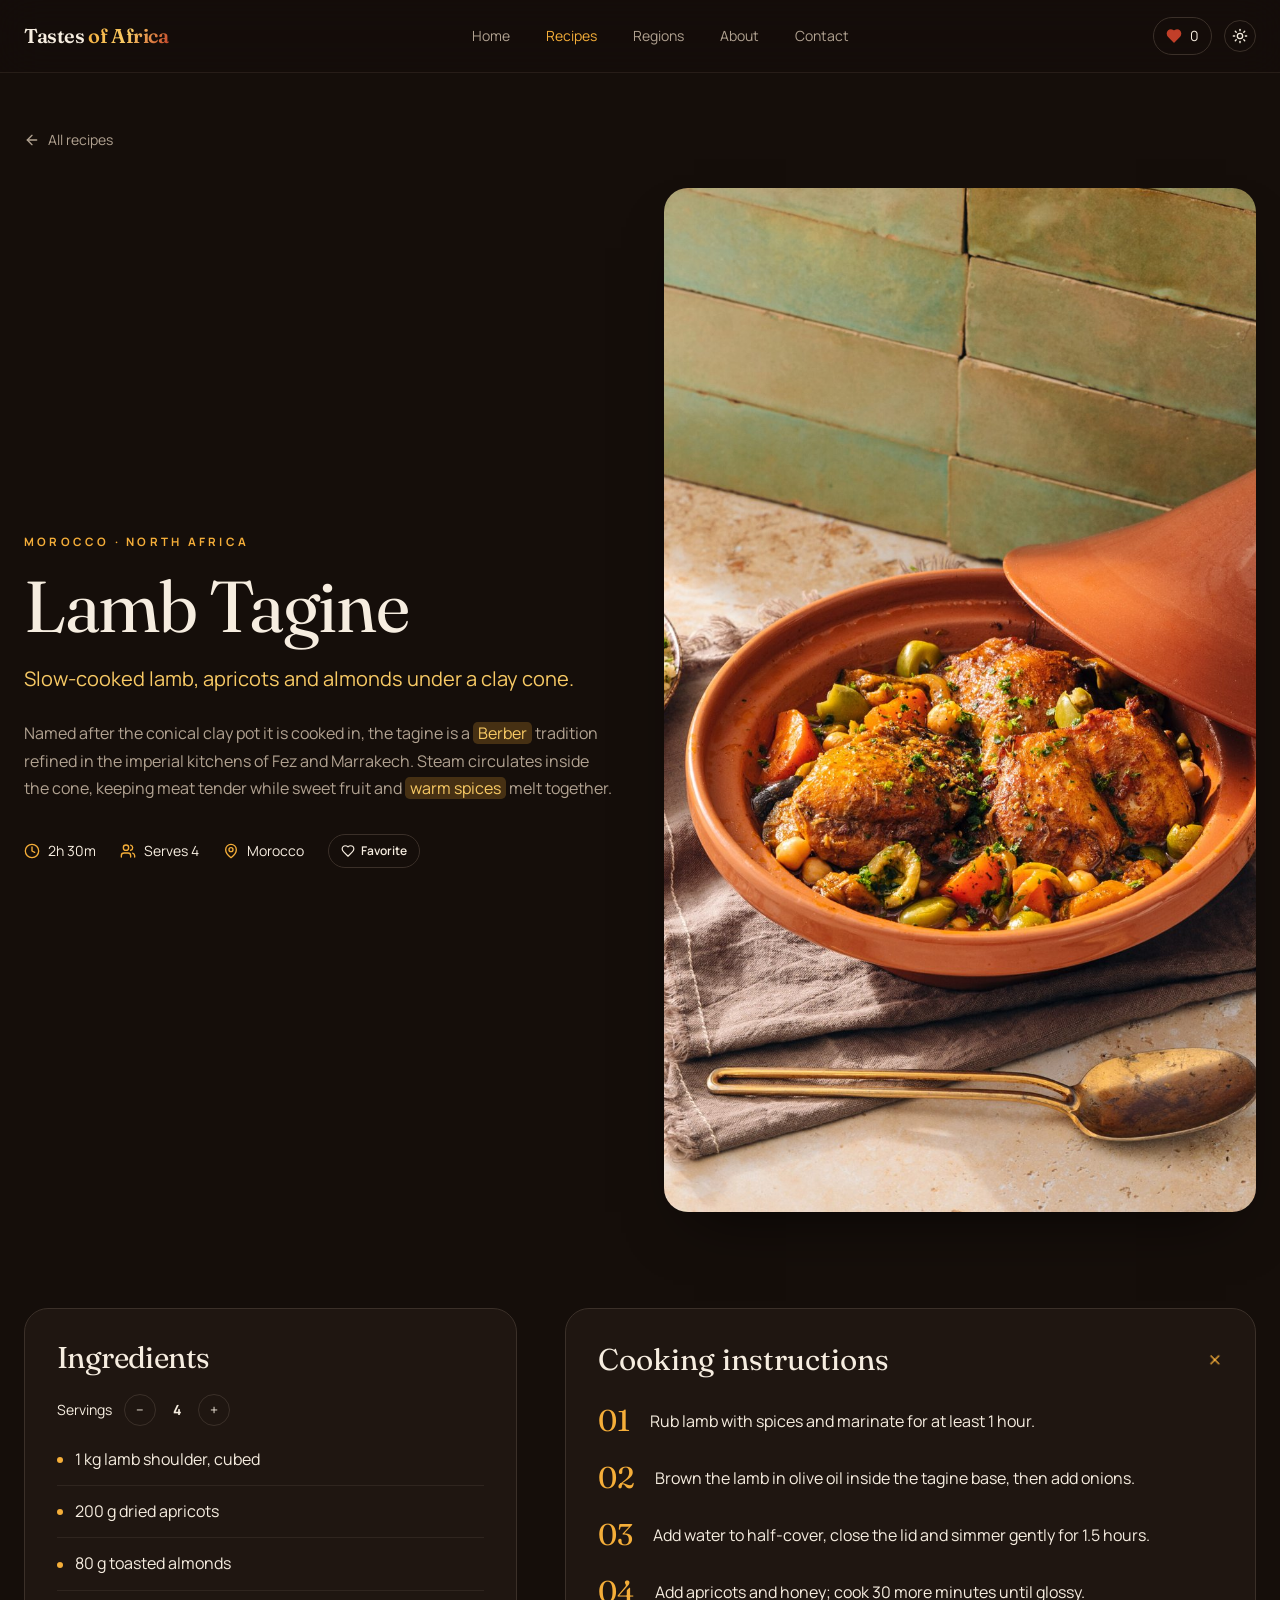
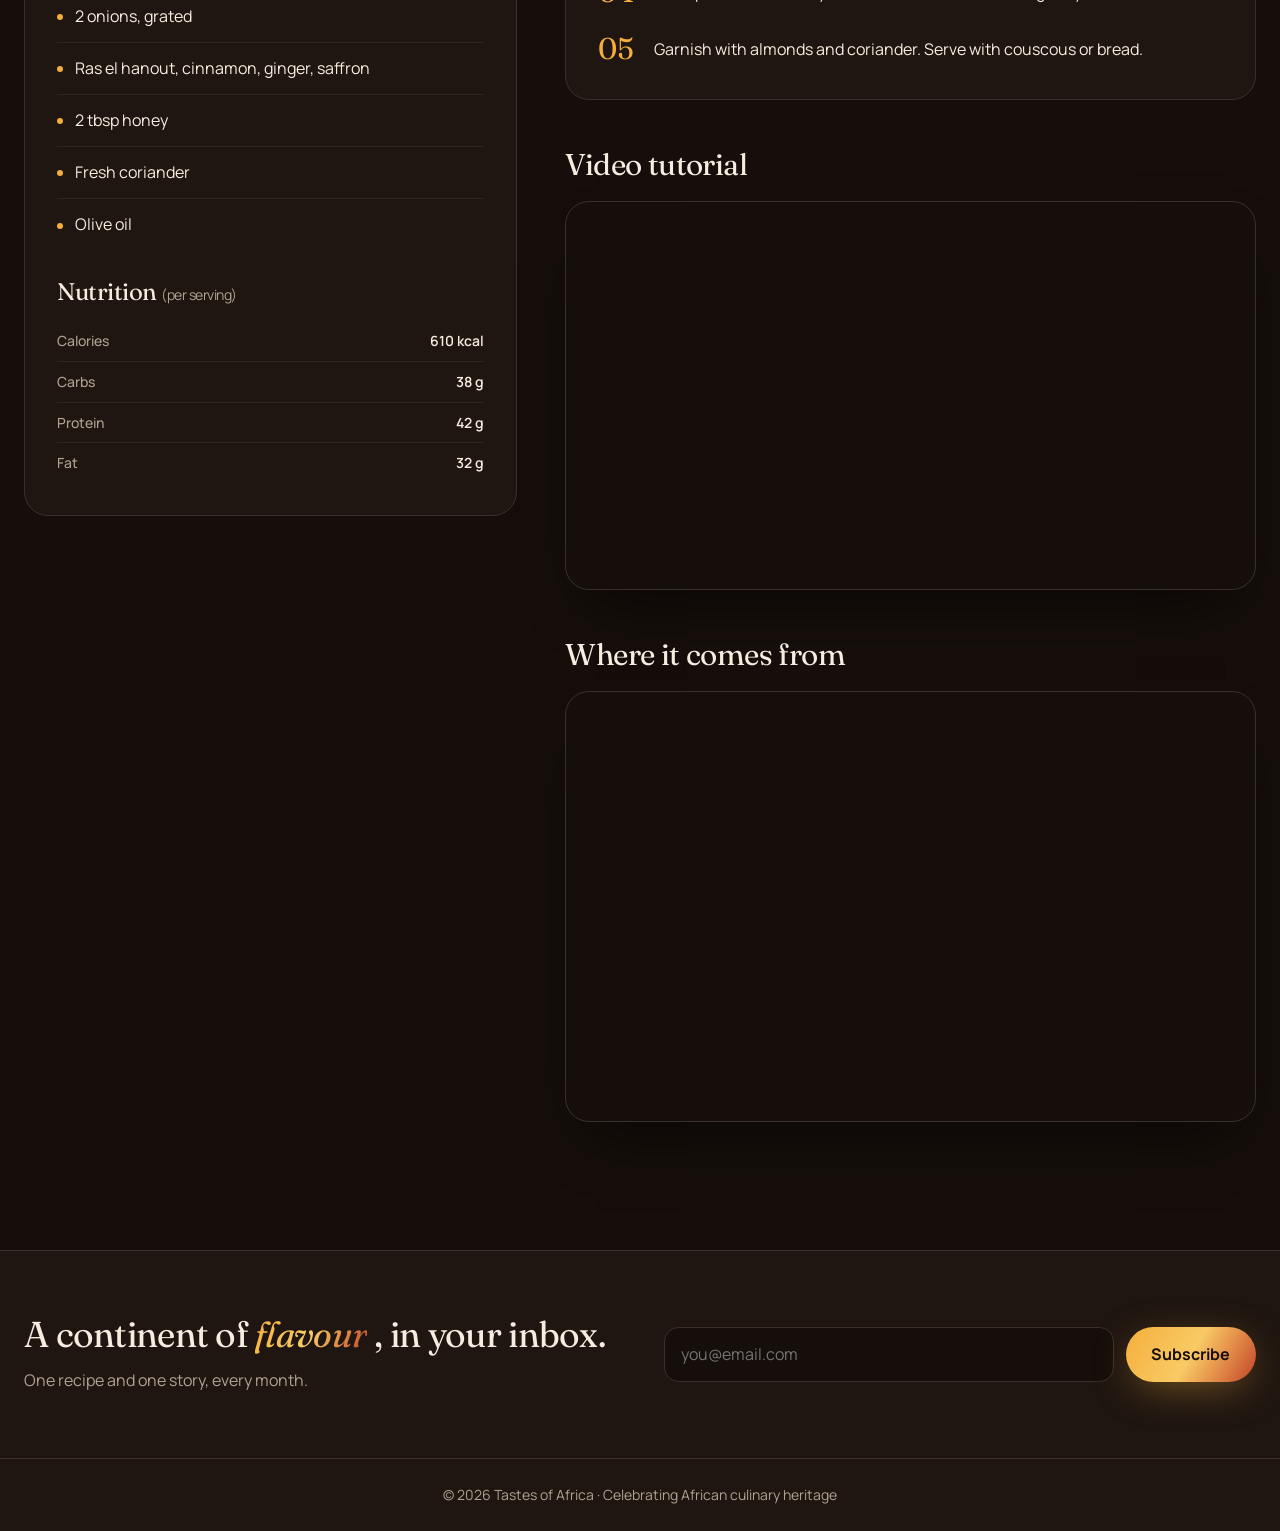
<file: recipe-tagine.html>
<!doctype html>
<html lang="en">
  <head>
    <meta charset="utf-8" />
    <meta name="viewport" content="width=device-width, initial-scale=1" />
    <title>Lamb Tagine Recipe — Tastes of Africa</title>
    <meta name="description" content="Slow-cooked lamb, apricots and almonds under a clay cone." />
    <link rel="preconnect" href="https://fonts.googleapis.com" />
    <link rel="preconnect" href="https://fonts.gstatic.com" crossorigin />
    <link
      href="https://fonts.googleapis.com/css2?family=Fraunces:ital,opsz,wght@0,9..144,400;0,9..144,600;1,9..144,400&family=Manrope:wght@400;600;700&display=swap"
      rel="stylesheet"
    />
    <link rel="stylesheet" href="css/styles.css" />
    <script>
      try {
        document.documentElement.dataset.theme = localStorage.getItem("toa-theme") || "dark";
      } catch (e) {
        document.documentElement.dataset.theme = "dark";
      }
    </script>
    <script src="js/script.js" defer></script>
  </head>
  <body>
    <header class="site-header">
      <nav class="wrap nav" aria-label="Main navigation">
        <a class="logo" href="index.html">
          Tastes
          <span class="gold">of Africa</span>
        </a>
        <ul class="links">
          <li><a href="index.html">Home</a></li>
          <li><a href="recipes.html" aria-current="page">Recipes</a></li>
          <li><a href="regions.html">Regions</a></li>
          <li><a href="about.html">About</a></li>
          <li><a href="contact.html">Contact</a></li>
        </ul>
        <div class="tools">
          <a class="favpill" href="recipes.html" aria-label="Favorites">
            <span class="heart">
              <svg class="ico filled" viewBox="0 0 24 24" aria-hidden="true">
                <path
                  d="M19 14c1.49-1.46 3-3.21 3-5.5A5.5 5.5 0 0 0 16.5 3c-1.76 0-3 .5-4.5 2-1.5-1.5-2.74-2-4.5-2A5.5 5.5 0 0 0 2 8.5c0 2.3 1.5 4.05 3 5.5l7 7Z"
                />
              </svg>
            </span>
            <span class="fav-count">0</span>
          </a>
          <button
            class="icon-btn"
            id="theme-toggle"
            type="button"
            aria-label="Switch to light mode"
          >
            <svg class="ico" viewBox="0 0 24 24" aria-hidden="true">
              <circle cx="12" cy="12" r="4" />
              <path d="M12 2v2" />
              <path d="M12 20v2" />
              <path d="m4.93 4.93 1.41 1.41" />
              <path d="m17.66 17.66 1.41 1.41" />
              <path d="M2 12h2" />
              <path d="M20 12h2" />
              <path d="m6.34 17.66-1.41 1.41" />
              <path d="m19.07 4.93-1.41 1.41" />
            </svg>
          </button>
          <button
            class="icon-btn"
            id="menu-btn"
            type="button"
            aria-expanded="false"
            aria-controls="mobile-nav"
            aria-label="Toggle menu"
          >
            <svg class="ico" viewBox="0 0 24 24" aria-hidden="true">
              <line x1="4" x2="20" y1="12" y2="12" />
              <line x1="4" x2="20" y1="6" y2="6" />
              <line x1="4" x2="20" y1="18" y2="18" />
            </svg>
          </button>
        </div>
      </nav>
      <ul class="mobile-nav" id="mobile-nav" hidden>
        <li><a href="index.html">Home</a></li>
        <li><a href="recipes.html">Recipes</a></li>
        <li><a href="regions.html">Regions</a></li>
        <li><a href="about.html">About</a></li>
        <li><a href="contact.html">Contact</a></li>
      </ul>
    </header>
    <main>
      <article class="wrap" style="padding-top: 8rem">
        <a class="back" href="recipes.html">
          <svg class="ico" viewBox="0 0 24 24" aria-hidden="true">
            <path d="m12 19-7-7 7-7" />
            <path d="M19 12H5" />
          </svg>
          All recipes
        </a>
        <div class="recipe-top">
          <div class="fade-up">
            <p class="eyebrow">Morocco · North Africa</p>
            <h1>Lamb Tagine</h1>
            <p class="tagline">Slow-cooked lamb, apricots and almonds under a clay cone.</p>
            <p class="desc">
              Named after the conical clay pot it is cooked in, the tagine is a
              <mark>Berber</mark>
              tradition refined in the imperial kitchens of Fez and Marrakech. Steam circulates
              inside the cone, keeping meat tender while sweet fruit and
              <mark>warm spices</mark>
              melt together.
            </p>
            <div class="meta">
              <span>
                <svg class="ico gold-ico" viewBox="0 0 24 24" aria-hidden="true">
                  <circle cx="12" cy="12" r="10" />
                  <polyline points="12 6 12 12 16 14" />
                </svg>
                2h 30m
              </span>
              <span>
                <svg class="ico gold-ico" viewBox="0 0 24 24" aria-hidden="true">
                  <path d="M16 21v-2a4 4 0 0 0-4-4H6a4 4 0 0 0-4 4v2" />
                  <circle cx="9" cy="7" r="4" />
                  <path d="M22 21v-2a4 4 0 0 0-3-3.87" />
                  <path d="M16 3.13a4 4 0 0 1 0 7.75" />
                </svg>
                Serves 4
              </span>
              <span>
                <svg class="ico gold-ico" viewBox="0 0 24 24" aria-hidden="true">
                  <path d="M20 10c0 6-8 12-8 12s-8-6-8-12a8 8 0 0 1 16 0Z" />
                  <circle cx="12" cy="10" r="3" />
                </svg>
                Morocco
              </span>
              <button class="fav-btn inline" type="button" data-id="tagine" aria-pressed="false">
                <svg class="ico" viewBox="0 0 24 24" aria-hidden="true">
                  <path
                    d="M19 14c1.49-1.46 3-3.21 3-5.5A5.5 5.5 0 0 0 16.5 3c-1.76 0-3 .5-4.5 2-1.5-1.5-2.74-2-4.5-2A5.5 5.5 0 0 0 2 8.5c0 2.3 1.5 4.05 3 5.5l7 7Z"
                  />
                </svg>
                Favorite
              </button>
            </div>
          </div>
          <img
            src="images/tagine.jpg"
            alt="Lamb Tagine, a traditional dish from Morocco"
            width="1024"
            height="1024"
          />
        </div>
        <div class="recipe-body">
          <aside>
            <h2>Ingredients</h2>
            <div class="scaler">
              <span id="serv-label">Servings</span>
              <button id="serv-minus" type="button" aria-label="Fewer servings">−</button>
              <output id="servings" data-base="4" aria-labelledby="serv-label">4</output>
              <button id="serv-plus" type="button" aria-label="More servings">+</button>
            </div>
            <ul class="ing-list">
              <li>
                <span>
                  <span class="qty" data-qty="1">1</span>
                  kg lamb shoulder, cubed
                </span>
              </li>
              <li>
                <span>
                  <span class="qty" data-qty="200">200</span>
                  g dried apricots
                </span>
              </li>
              <li>
                <span>
                  <span class="qty" data-qty="80">80</span>
                  g toasted almonds
                </span>
              </li>
              <li>
                <span>
                  <span class="qty" data-qty="2">2</span>
                  onions, grated
                </span>
              </li>
              <li><span>Ras el hanout, cinnamon, ginger, saffron</span></li>
              <li>
                <span>
                  <span class="qty" data-qty="2">2</span>
                  tbsp honey
                </span>
              </li>
              <li><span>Fresh coriander</span></li>
              <li><span>Olive oil</span></li>
            </ul>
            <div class="nutrition">
              <h3>
                Nutrition
                <small>(per serving)</small>
              </h3>
              <table>
                <tbody>
                  <tr>
                    <th scope="row">Calories</th>
                    <td>610 kcal</td>
                  </tr>
                  <tr>
                    <th scope="row">Carbs</th>
                    <td>38 g</td>
                  </tr>
                  <tr>
                    <th scope="row">Protein</th>
                    <td>42 g</td>
                  </tr>
                  <tr>
                    <th scope="row">Fat</th>
                    <td>32 g</td>
                  </tr>
                </tbody>
              </table>
            </div>
          </aside>
          <div class="stack">
            <details open>
              <summary>
                Cooking instructions
                <span>+</span>
              </summary>
              <ol>
                <li>
                  <b>01</b>
                  <p>Rub lamb with spices and marinate for at least 1 hour.</p>
                </li>
                <li>
                  <b>02</b>
                  <p>Brown the lamb in olive oil inside the tagine base, then add onions.</p>
                </li>
                <li>
                  <b>03</b>
                  <p>Add water to half-cover, close the lid and simmer gently for 1.5 hours.</p>
                </li>
                <li>
                  <b>04</b>
                  <p>Add apricots and honey; cook 30 more minutes until glossy.</p>
                </li>
                <li>
                  <b>05</b>
                  <p>Garnish with almonds and coriander. Serve with couscous or bread.</p>
                </li>
              </ol>
            </details>
            <div>
              <h2>Video tutorial</h2>
              <div class="video">
                <iframe
                  src="https://www.youtube.com/embed/KilpSdcNlTE"
                  title="Lamb Tagine tutorial"
                  loading="lazy"
                  allow="accelerometer; encrypted-media; picture-in-picture"
                  allowfullscreen
                ></iframe>
              </div>
            </div>
            <div>
              <h2>Where it comes from</h2>
              <div class="map">
                <iframe
                  src="https://maps.google.com/maps?q=Morocco&z=5&output=embed"
                  title="Map of Morocco"
                  loading="lazy"
                ></iframe>
              </div>
            </div>
          </div>
        </div>
      </article>
    </main>
    <footer class="site-footer">
      <div class="wrap footer-grid">
        <div>
          <h2>
            A continent of
            <em class="gold">flavour</em>
            , in your inbox.
          </h2>
          <p class="muted">One recipe and one story, every month.</p>
        </div>
        <form class="nl-form" id="newsletter">
          <label for="nl" class="sr-only">Email</label>
          <input class="field" id="nl" type="email" required placeholder="you@email.com" />
          <button class="btn-gold" type="submit">Subscribe</button>
        </form>
      </div>
      <p class="copyright">© 2026 Tastes of Africa · Celebrating African culinary heritage</p>
    </footer>
  </body>
</html>
</file>
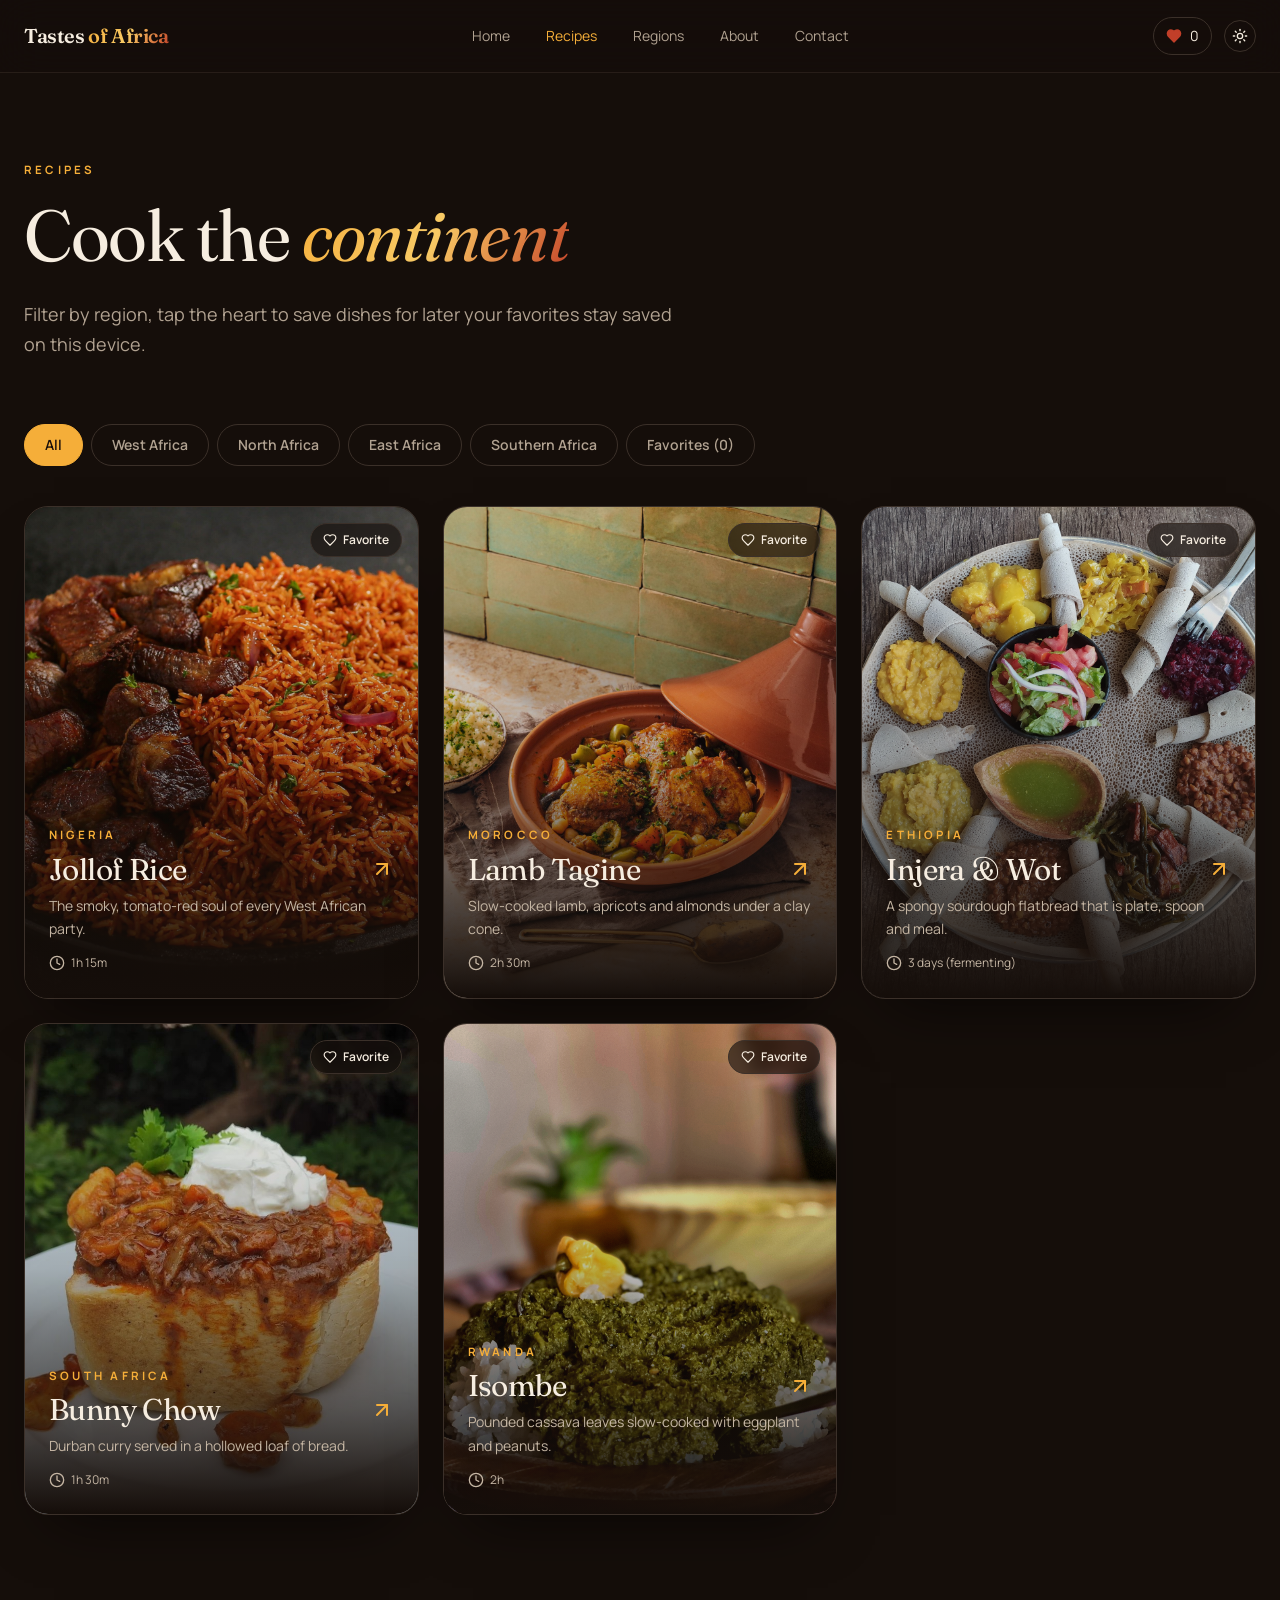
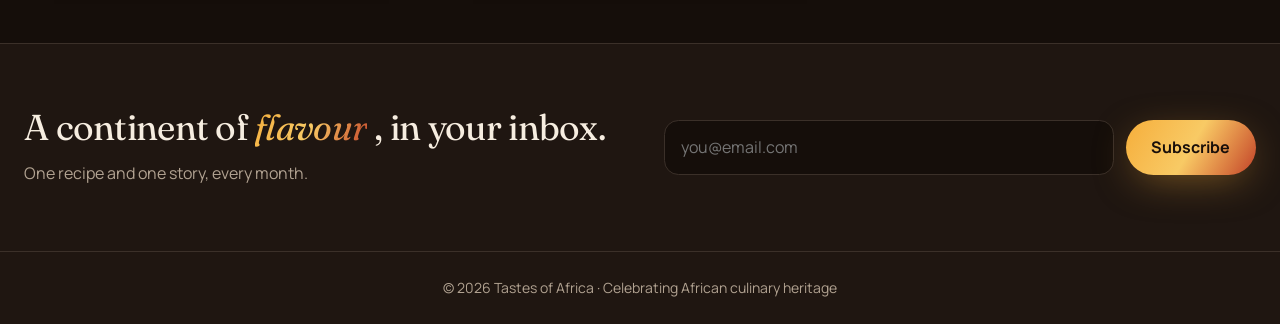
<file: recipes.html>
<!doctype html>
<html lang="en">
  <head>
    <meta charset="utf-8" />
    <meta name="viewport" content="width=device-width, initial-scale=1" />
    <title>African Recipes — Tastes of Africa</title>
    <meta
      name="description"
      content="Filter authentic African recipes by region and save your favorites."
    />
    <link rel="preconnect" href="https://fonts.googleapis.com" />
    <link rel="preconnect" href="https://fonts.gstatic.com" crossorigin />
    <link
      href="https://fonts.googleapis.com/css2?family=Fraunces:ital,opsz,wght@0,9..144,400;0,9..144,600;1,9..144,400&family=Manrope:wght@400;600;700&display=swap"
      rel="stylesheet"
    />
    <link rel="stylesheet" href="css/styles.css" />
    <script>
      try {
        document.documentElement.dataset.theme = localStorage.getItem("toa-theme") || "dark";
      } catch (e) {
        document.documentElement.dataset.theme = "dark";
      }
    </script>
    <script src="js/script.js" defer></script>
  </head>
  <body>
    <header class="site-header">
      <nav class="wrap nav" aria-label="Main navigation">
        <a class="logo" href="index.html">
          Tastes
          <span class="gold">of Africa</span>
        </a>
        <ul class="links">
          <li><a href="index.html">Home</a></li>
          <li><a href="recipes.html" aria-current="page">Recipes</a></li>
          <li><a href="regions.html">Regions</a></li>
          <li><a href="about.html">About</a></li>
          <li><a href="contact.html">Contact</a></li>
        </ul>
        <div class="tools">
          <a class="favpill" href="recipes.html" aria-label="Favorites">
            <span class="heart">
              <svg class="ico filled" viewBox="0 0 24 24" aria-hidden="true">
                <path
                  d="M19 14c1.49-1.46 3-3.21 3-5.5A5.5 5.5 0 0 0 16.5 3c-1.76 0-3 .5-4.5 2-1.5-1.5-2.74-2-4.5-2A5.5 5.5 0 0 0 2 8.5c0 2.3 1.5 4.05 3 5.5l7 7Z"
                />
              </svg>
            </span>
            <span class="fav-count">0</span>
          </a>
          <button
            class="icon-btn"
            id="theme-toggle"
            type="button"
            aria-label="Switch to light mode"
          >
            <svg class="ico" viewBox="0 0 24 24" aria-hidden="true">
              <circle cx="12" cy="12" r="4" />
              <path d="M12 2v2" />
              <path d="M12 20v2" />
              <path d="m4.93 4.93 1.41 1.41" />
              <path d="m17.66 17.66 1.41 1.41" />
              <path d="M2 12h2" />
              <path d="M20 12h2" />
              <path d="m6.34 17.66-1.41 1.41" />
              <path d="m19.07 4.93-1.41 1.41" />
            </svg>
          </button>
          <button
            class="icon-btn"
            id="menu-btn"
            type="button"
            aria-expanded="false"
            aria-controls="mobile-nav"
            aria-label="Toggle menu"
          >
            <svg class="ico" viewBox="0 0 24 24" aria-hidden="true">
              <line x1="4" x2="20" y1="12" y2="12" />
              <line x1="4" x2="20" y1="6" y2="6" />
              <line x1="4" x2="20" y1="18" y2="18" />
            </svg>
          </button>
        </div>
      </nav>
      <ul class="mobile-nav" id="mobile-nav" hidden>
        <li><a href="index.html">Home</a></li>
        <li><a href="recipes.html">Recipes</a></li>
        <li><a href="regions.html">Regions</a></li>
        <li><a href="about.html">About</a></li>
        <li><a href="contact.html">Contact</a></li>
      </ul>
    </header>
    <main>
      <section class="wrap page-hero">
        <p class="eyebrow fade-up">Recipes</p>
        <h1 class="fade-up">
          Cook the
          <em class="gold">continent</em>
        </h1>
        <p class="intro fade-up">
          Filter by region, tap the heart to save dishes for later your favorites stay saved on
          this device.
        </p>
      </section>
      <section class="wrap">
        <div class="filters" role="group" aria-label="Filter recipes by region">
          <button class="filter-btn active" type="button" data-filter="all">All</button>
          <button class="filter-btn" type="button" data-filter="west-africa">West Africa</button>
          <button class="filter-btn" type="button" data-filter="north-africa">North Africa</button>
          <button class="filter-btn" type="button" data-filter="east-africa">East Africa</button>
          <button class="filter-btn" type="button" data-filter="southern-africa">
            Southern Africa
          </button>
          <button class="filter-btn" type="button" data-filter="favorites">Favorites (0)</button>
        </div>
        <div class="grid-3" id="recipe-grid">
          <figure class="rcard on-img" data-region="west-africa" data-id="jollof-rice">
            <div class="rimg">
              <img
                src="images/jollof.jpg"
                alt="Jollof Rice, a traditional dish from Nigeria"
                loading="lazy"
                width="1024"
                height="1024"
              />
            </div>
            <div class="shade"></div>
            <figcaption>
              <p class="eyebrow">Nigeria</p>
              <h3>
                <a href="recipe-jollof-rice.html">
                  Jollof Rice
                  <svg class="ico arrow" viewBox="0 0 24 24" aria-hidden="true">
                    <path d="M7 7h10v10" />
                    <path d="M7 17 17 7" />
                  </svg>
                </a>
              </h3>
              <p class="tag">The smoky, tomato-red soul of every West African party.</p>
              <p class="time">
                <svg class="ico" viewBox="0 0 24 24" aria-hidden="true">
                  <circle cx="12" cy="12" r="10" />
                  <polyline points="12 6 12 12 16 14" />
                </svg>
                1h 15m
              </p>
            </figcaption>
            <button class="fav-btn" type="button" data-id="jollof-rice" aria-pressed="false">
              <svg class="ico" viewBox="0 0 24 24" aria-hidden="true">
                <path
                  d="M19 14c1.49-1.46 3-3.21 3-5.5A5.5 5.5 0 0 0 16.5 3c-1.76 0-3 .5-4.5 2-1.5-1.5-2.74-2-4.5-2A5.5 5.5 0 0 0 2 8.5c0 2.3 1.5 4.05 3 5.5l7 7Z"
                />
              </svg>
              Favorite
            </button>
          </figure>
          <figure class="rcard on-img" data-region="north-africa" data-id="tagine">
            <div class="rimg">
              <img
                src="images/tagine.jpg"
                alt="Lamb Tagine, a traditional dish from Morocco"
                loading="lazy"
                width="1024"
                height="1024"
              />
            </div>
            <div class="shade"></div>
            <figcaption>
              <p class="eyebrow">Morocco</p>
              <h3>
                <a href="recipe-tagine.html">
                  Lamb Tagine
                  <svg class="ico arrow" viewBox="0 0 24 24" aria-hidden="true">
                    <path d="M7 7h10v10" />
                    <path d="M7 17 17 7" />
                  </svg>
                </a>
              </h3>
              <p class="tag">Slow-cooked lamb, apricots and almonds under a clay cone.</p>
              <p class="time">
                <svg class="ico" viewBox="0 0 24 24" aria-hidden="true">
                  <circle cx="12" cy="12" r="10" />
                  <polyline points="12 6 12 12 16 14" />
                </svg>
                2h 30m
              </p>
            </figcaption>
            <button class="fav-btn" type="button" data-id="tagine" aria-pressed="false">
              <svg class="ico" viewBox="0 0 24 24" aria-hidden="true">
                <path
                  d="M19 14c1.49-1.46 3-3.21 3-5.5A5.5 5.5 0 0 0 16.5 3c-1.76 0-3 .5-4.5 2-1.5-1.5-2.74-2-4.5-2A5.5 5.5 0 0 0 2 8.5c0 2.3 1.5 4.05 3 5.5l7 7Z"
                />
              </svg>
              Favorite
            </button>
          </figure>
          <figure class="rcard on-img" data-region="east-africa" data-id="injera">
            <div class="rimg">
              <img
                src="images/injera.jpg"
                alt="Injera & Wot, a traditional dish from Ethiopia"
                loading="lazy"
                width="1024"
                height="1024"
              />
            </div>
            <div class="shade"></div>
            <figcaption>
              <p class="eyebrow">Ethiopia</p>
              <h3>
                <a href="recipe-injera.html">
                  Injera & Wot
                  <svg class="ico arrow" viewBox="0 0 24 24" aria-hidden="true">
                    <path d="M7 7h10v10" />
                    <path d="M7 17 17 7" />
                  </svg>
                </a>
              </h3>
              <p class="tag">A spongy sourdough flatbread that is plate, spoon and meal.</p>
              <p class="time">
                <svg class="ico" viewBox="0 0 24 24" aria-hidden="true">
                  <circle cx="12" cy="12" r="10" />
                  <polyline points="12 6 12 12 16 14" />
                </svg>
                3 days (fermenting)
              </p>
            </figcaption>
            <button class="fav-btn" type="button" data-id="injera" aria-pressed="false">
              <svg class="ico" viewBox="0 0 24 24" aria-hidden="true">
                <path
                  d="M19 14c1.49-1.46 3-3.21 3-5.5A5.5 5.5 0 0 0 16.5 3c-1.76 0-3 .5-4.5 2-1.5-1.5-2.74-2-4.5-2A5.5 5.5 0 0 0 2 8.5c0 2.3 1.5 4.05 3 5.5l7 7Z"
                />
              </svg>
              Favorite
            </button>
          </figure>
          <figure class="rcard on-img" data-region="southern-africa" data-id="bunny-chow">
            <div class="rimg">
              <img
                src="images/bunny.jpg"
                alt="Bunny Chow, a traditional dish from South Africa"
                loading="lazy"
                width="1024"
                height="1024"
              />
            </div>
            <div class="shade"></div>
            <figcaption>
              <p class="eyebrow">South Africa</p>
              <h3>
                <a href="recipe-bunny-chow.html">
                  Bunny Chow
                  <svg class="ico arrow" viewBox="0 0 24 24" aria-hidden="true">
                    <path d="M7 7h10v10" />
                    <path d="M7 17 17 7" />
                  </svg>
                </a>
              </h3>
              <p class="tag">Durban curry served in a hollowed loaf of bread.</p>
              <p class="time">
                <svg class="ico" viewBox="0 0 24 24" aria-hidden="true">
                  <circle cx="12" cy="12" r="10" />
                  <polyline points="12 6 12 12 16 14" />
                </svg>
                1h 30m
              </p>
            </figcaption>
            <button class="fav-btn" type="button" data-id="bunny-chow" aria-pressed="false">
              <svg class="ico" viewBox="0 0 24 24" aria-hidden="true">
                <path
                  d="M19 14c1.49-1.46 3-3.21 3-5.5A5.5 5.5 0 0 0 16.5 3c-1.76 0-3 .5-4.5 2-1.5-1.5-2.74-2-4.5-2A5.5 5.5 0 0 0 2 8.5c0 2.3 1.5 4.05 3 5.5l7 7Z"
                />
              </svg>
              Favorite
            </button>
          </figure>
          <figure class="rcard on-img" data-region="east-africa" data-id="isombe">
            <div class="rimg">
              <img
                src="images/isombe.jpg"
                alt="Isombe, a traditional dish from Rwanda"
                loading="lazy"
                width="1024"
                height="1024"
              />
            </div>
            <div class="shade"></div>
            <figcaption>
              <p class="eyebrow">Rwanda</p>
              <h3>
                <a href="recipe-isombe.html">
                  Isombe
                  <svg class="ico arrow" viewBox="0 0 24 24" aria-hidden="true">
                    <path d="M7 7h10v10" />
                    <path d="M7 17 17 7" />
                  </svg>
                </a>
              </h3>
              <p class="tag">Pounded cassava leaves slow-cooked with eggplant and peanuts.</p>
              <p class="time">
                <svg class="ico" viewBox="0 0 24 24" aria-hidden="true">
                  <circle cx="12" cy="12" r="10" />
                  <polyline points="12 6 12 12 16 14" />
                </svg>
                2h
              </p>
            </figcaption>
            <button class="fav-btn" type="button" data-id="isombe" aria-pressed="false">
              <svg class="ico" viewBox="0 0 24 24" aria-hidden="true">
                <path
                  d="M19 14c1.49-1.46 3-3.21 3-5.5A5.5 5.5 0 0 0 16.5 3c-1.76 0-3 .5-4.5 2-1.5-1.5-2.74-2-4.5-2A5.5 5.5 0 0 0 2 8.5c0 2.3 1.5 4.05 3 5.5l7 7Z"
                />
              </svg>
              Favorite
            </button>
          </figure>
        </div>
        <p class="empty" id="empty-msg" hidden>
          Nothing here yet — tap Favorite on a dish to save it.
        </p>
      </section>
    </main>
    <footer class="site-footer">
      <div class="wrap footer-grid">
        <div>
          <h2>
            A continent of
            <em class="gold">flavour</em>
            , in your inbox.
          </h2>
          <p class="muted">One recipe and one story, every month.</p>
        </div>
        <form class="nl-form" id="newsletter">
          <label for="nl" class="sr-only">Email</label>
          <input class="field" id="nl" type="email" required placeholder="you@email.com" />
          <button class="btn-gold" type="submit">Subscribe</button>
        </form>
      </div>
      <p class="copyright">© 2026 Tastes of Africa · Celebrating African culinary heritage</p>
    </footer>
  </body>
</html>
</file>
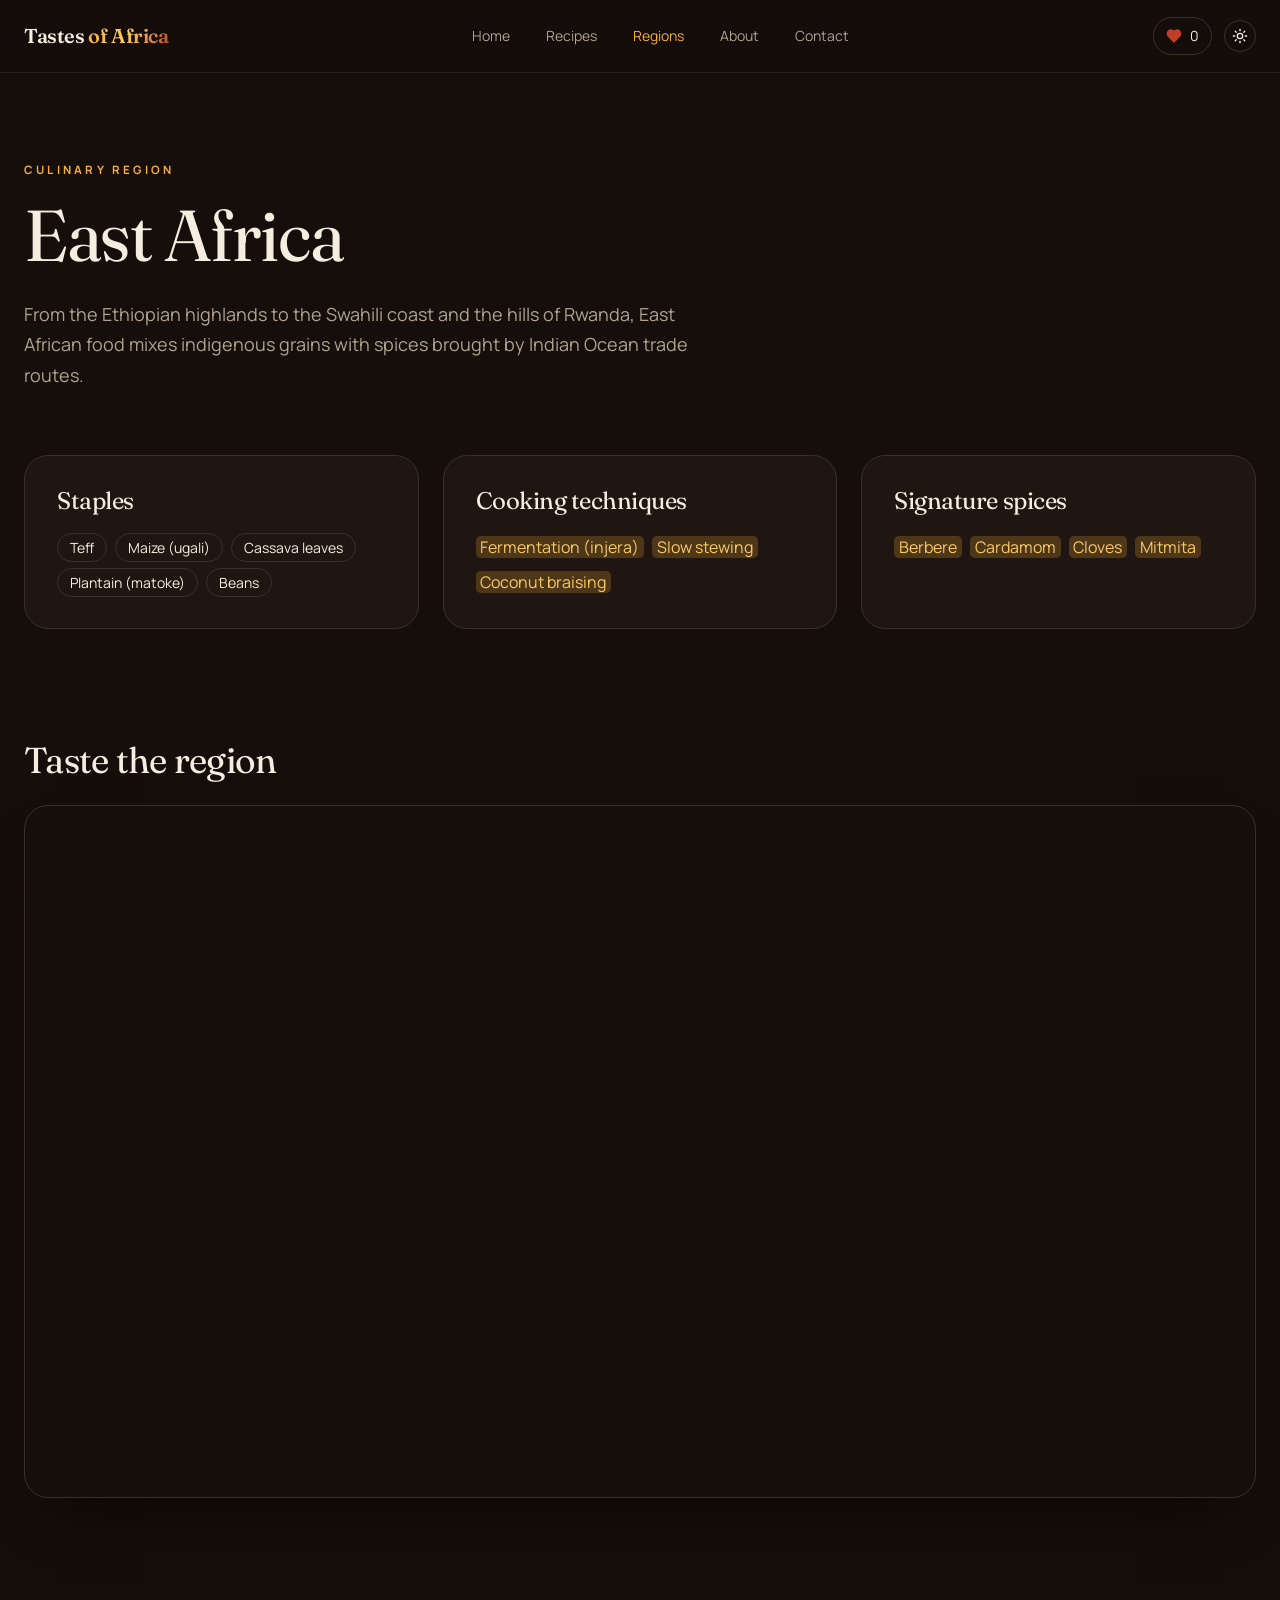
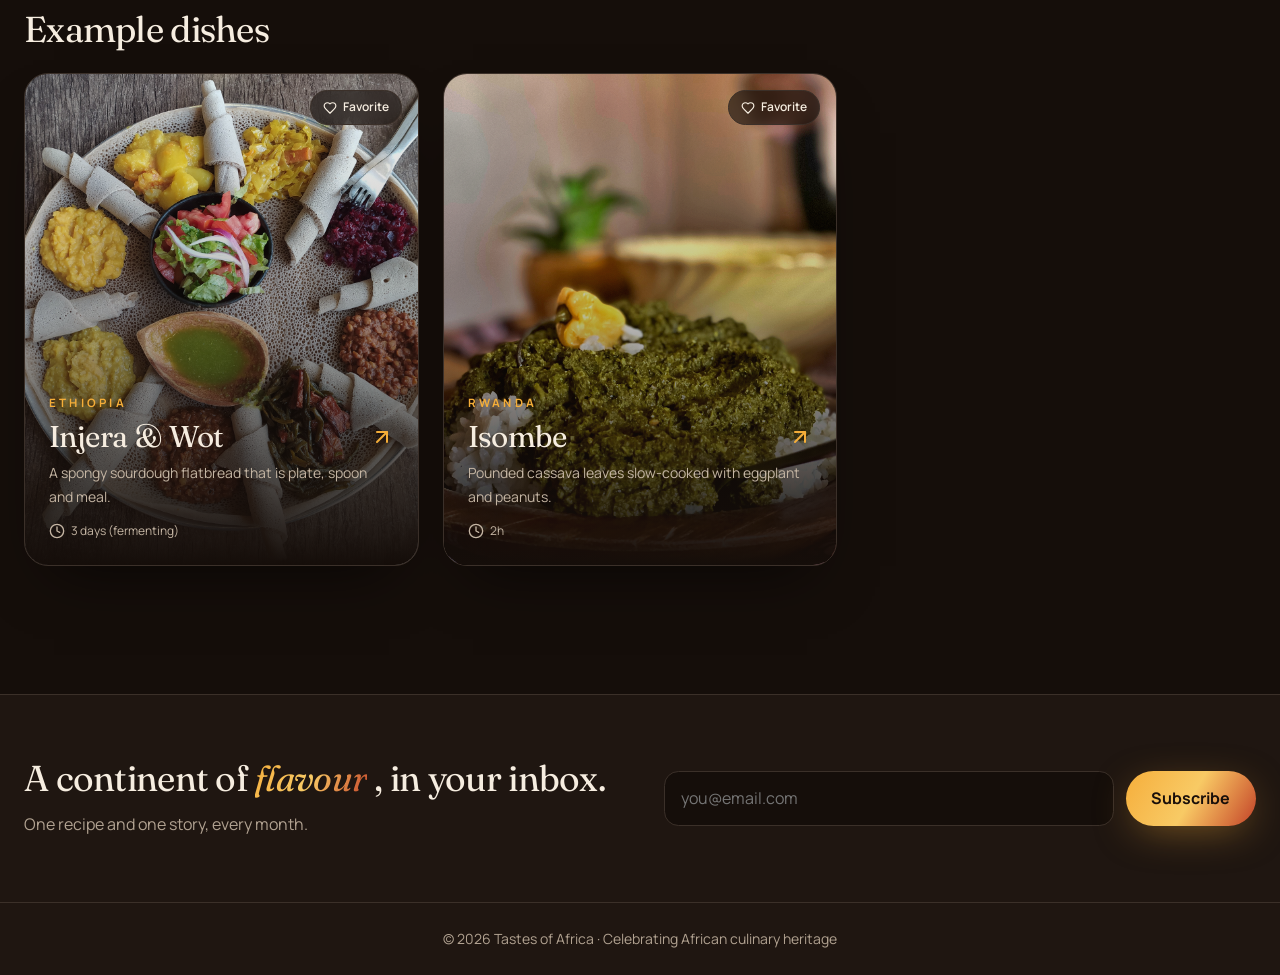
<file: region-east-africa.html>
<!doctype html>
<html lang="en">
  <head>
    <meta charset="utf-8" />
    <meta name="viewport" content="width=device-width, initial-scale=1" />
    <title>East Africa Cuisine — Tastes of Africa</title>
    <meta name="description" content="Highland grains, Swahili spices and shared platters." />
    <link rel="preconnect" href="https://fonts.googleapis.com" />
    <link rel="preconnect" href="https://fonts.gstatic.com" crossorigin />
    <link
      href="https://fonts.googleapis.com/css2?family=Fraunces:ital,opsz,wght@0,9..144,400;0,9..144,600;1,9..144,400&family=Manrope:wght@400;600;700&display=swap"
      rel="stylesheet"
    />
    <link rel="stylesheet" href="css/styles.css" />
    <script>
      try {
        document.documentElement.dataset.theme = localStorage.getItem("toa-theme") || "dark";
      } catch (e) {
        document.documentElement.dataset.theme = "dark";
      }
    </script>
    <script src="js/script.js" defer></script>
  </head>
  <body>
    <header class="site-header">
      <nav class="wrap nav" aria-label="Main navigation">
        <a class="logo" href="index.html">
          Tastes
          <span class="gold">of Africa</span>
        </a>
        <ul class="links">
          <li><a href="index.html">Home</a></li>
          <li><a href="recipes.html">Recipes</a></li>
          <li><a href="regions.html" aria-current="page">Regions</a></li>
          <li><a href="about.html">About</a></li>
          <li><a href="contact.html">Contact</a></li>
        </ul>
        <div class="tools">
          <a class="favpill" href="recipes.html" aria-label="Favorites">
            <span class="heart">
              <svg class="ico filled" viewBox="0 0 24 24" aria-hidden="true">
                <path
                  d="M19 14c1.49-1.46 3-3.21 3-5.5A5.5 5.5 0 0 0 16.5 3c-1.76 0-3 .5-4.5 2-1.5-1.5-2.74-2-4.5-2A5.5 5.5 0 0 0 2 8.5c0 2.3 1.5 4.05 3 5.5l7 7Z"
                />
              </svg>
            </span>
            <span class="fav-count">0</span>
          </a>
          <button
            class="icon-btn"
            id="theme-toggle"
            type="button"
            aria-label="Switch to light mode"
          >
            <svg class="ico" viewBox="0 0 24 24" aria-hidden="true">
              <circle cx="12" cy="12" r="4" />
              <path d="M12 2v2" />
              <path d="M12 20v2" />
              <path d="m4.93 4.93 1.41 1.41" />
              <path d="m17.66 17.66 1.41 1.41" />
              <path d="M2 12h2" />
              <path d="M20 12h2" />
              <path d="m6.34 17.66-1.41 1.41" />
              <path d="m19.07 4.93-1.41 1.41" />
            </svg>
          </button>
          <button
            class="icon-btn"
            id="menu-btn"
            type="button"
            aria-expanded="false"
            aria-controls="mobile-nav"
            aria-label="Toggle menu"
          >
            <svg class="ico" viewBox="0 0 24 24" aria-hidden="true">
              <line x1="4" x2="20" y1="12" y2="12" />
              <line x1="4" x2="20" y1="6" y2="6" />
              <line x1="4" x2="20" y1="18" y2="18" />
            </svg>
          </button>
        </div>
      </nav>
      <ul class="mobile-nav" id="mobile-nav" hidden>
        <li><a href="index.html">Home</a></li>
        <li><a href="recipes.html">Recipes</a></li>
        <li><a href="regions.html">Regions</a></li>
        <li><a href="about.html">About</a></li>
        <li><a href="contact.html">Contact</a></li>
      </ul>
    </header>
    <main>
      <section class="wrap page-hero">
        <p class="eyebrow fade-up">Culinary region</p>
        <h1 class="fade-up">East Africa</h1>
        <p class="intro fade-up">
          From the Ethiopian highlands to the Swahili coast and the hills of Rwanda, East African
          food mixes indigenous grains with spices brought by Indian Ocean trade routes.
        </p>
      </section>
      <section class="wrap grid-3 three-col">
        <div class="panel">
          <h2>Staples</h2>
          <ul class="chips">
            <li><span class="chip">Teff</span></li>
            <li><span class="chip">Maize (ugali)</span></li>
            <li><span class="chip">Cassava leaves</span></li>
            <li><span class="chip">Plantain (matoke)</span></li>
            <li><span class="chip">Beans</span></li>
          </ul>
        </div>
        <div class="panel">
          <h2>Cooking techniques</h2>
          <ul class="chips">
            <li><mark>Fermentation (injera)</mark></li>
            <li><mark>Slow stewing</mark></li>
            <li><mark>Coconut braising</mark></li>
          </ul>
        </div>
        <div class="panel">
          <h2>Signature spices</h2>
          <ul class="chips">
            <li><mark>Berbere</mark></li>
            <li><mark>Cardamom</mark></li>
            <li><mark>Cloves</mark></li>
            <li><mark>Mitmita</mark></li>
          </ul>
        </div>
      </section>
      <section class="wrap section">
        <h2 style="font-size: 2.25rem; margin-bottom: 1.5rem">Taste the region</h2>
        <div class="video">
          <iframe
            src="https://www.youtube.com/embed/Gyb5GY9bITs"
            title="East Africa cuisine"
            loading="lazy"
            allow="accelerometer; encrypted-media; picture-in-picture"
            allowfullscreen
          ></iframe>
        </div>
      </section>
      <section class="wrap">
        <h2 style="font-size: 2.25rem; margin-bottom: 1.5rem">Example dishes</h2>
        <div class="grid-3">
          <figure class="rcard on-img" data-region="east-africa" data-id="injera">
            <div class="rimg">
              <img
                src="images/injera.jpg"
                alt="Injera & Wot, a traditional dish from Ethiopia"
                loading="lazy"
                width="1024"
                height="1024"
              />
            </div>
            <div class="shade"></div>
            <figcaption>
              <p class="eyebrow">Ethiopia</p>
              <h3>
                <a href="recipe-injera.html">
                  Injera & Wot
                  <svg class="ico arrow" viewBox="0 0 24 24" aria-hidden="true">
                    <path d="M7 7h10v10" />
                    <path d="M7 17 17 7" />
                  </svg>
                </a>
              </h3>
              <p class="tag">A spongy sourdough flatbread that is plate, spoon and meal.</p>
              <p class="time">
                <svg class="ico" viewBox="0 0 24 24" aria-hidden="true">
                  <circle cx="12" cy="12" r="10" />
                  <polyline points="12 6 12 12 16 14" />
                </svg>
                3 days (fermenting)
              </p>
            </figcaption>
            <button class="fav-btn" type="button" data-id="injera" aria-pressed="false">
              <svg class="ico" viewBox="0 0 24 24" aria-hidden="true">
                <path
                  d="M19 14c1.49-1.46 3-3.21 3-5.5A5.5 5.5 0 0 0 16.5 3c-1.76 0-3 .5-4.5 2-1.5-1.5-2.74-2-4.5-2A5.5 5.5 0 0 0 2 8.5c0 2.3 1.5 4.05 3 5.5l7 7Z"
                />
              </svg>
              Favorite
            </button>
          </figure>
          <figure class="rcard on-img" data-region="east-africa" data-id="isombe">
            <div class="rimg">
              <img
                src="images/isombe.jpg"
                alt="Isombe, a traditional dish from Rwanda"
                loading="lazy"
                width="1024"
                height="1024"
              />
            </div>
            <div class="shade"></div>
            <figcaption>
              <p class="eyebrow">Rwanda</p>
              <h3>
                <a href="recipe-isombe.html">
                  Isombe
                  <svg class="ico arrow" viewBox="0 0 24 24" aria-hidden="true">
                    <path d="M7 7h10v10" />
                    <path d="M7 17 17 7" />
                  </svg>
                </a>
              </h3>
              <p class="tag">Pounded cassava leaves slow-cooked with eggplant and peanuts.</p>
              <p class="time">
                <svg class="ico" viewBox="0 0 24 24" aria-hidden="true">
                  <circle cx="12" cy="12" r="10" />
                  <polyline points="12 6 12 12 16 14" />
                </svg>
                2h
              </p>
            </figcaption>
            <button class="fav-btn" type="button" data-id="isombe" aria-pressed="false">
              <svg class="ico" viewBox="0 0 24 24" aria-hidden="true">
                <path
                  d="M19 14c1.49-1.46 3-3.21 3-5.5A5.5 5.5 0 0 0 16.5 3c-1.76 0-3 .5-4.5 2-1.5-1.5-2.74-2-4.5-2A5.5 5.5 0 0 0 2 8.5c0 2.3 1.5 4.05 3 5.5l7 7Z"
                />
              </svg>
              Favorite
            </button>
          </figure>
        </div>
      </section>
    </main>
    <footer class="site-footer">
      <div class="wrap footer-grid">
        <div>
          <h2>
            A continent of
            <em class="gold">flavour</em>
            , in your inbox.
          </h2>
          <p class="muted">One recipe and one story, every month.</p>
        </div>
        <form class="nl-form" id="newsletter">
          <label for="nl" class="sr-only">Email</label>
          <input class="field" id="nl" type="email" required placeholder="you@email.com" />
          <button class="btn-gold" type="submit">Subscribe</button>
        </form>
      </div>
      <p class="copyright">© 2026 Tastes of Africa · Celebrating African culinary heritage</p>
    </footer>
  </body>
</html>
</file>
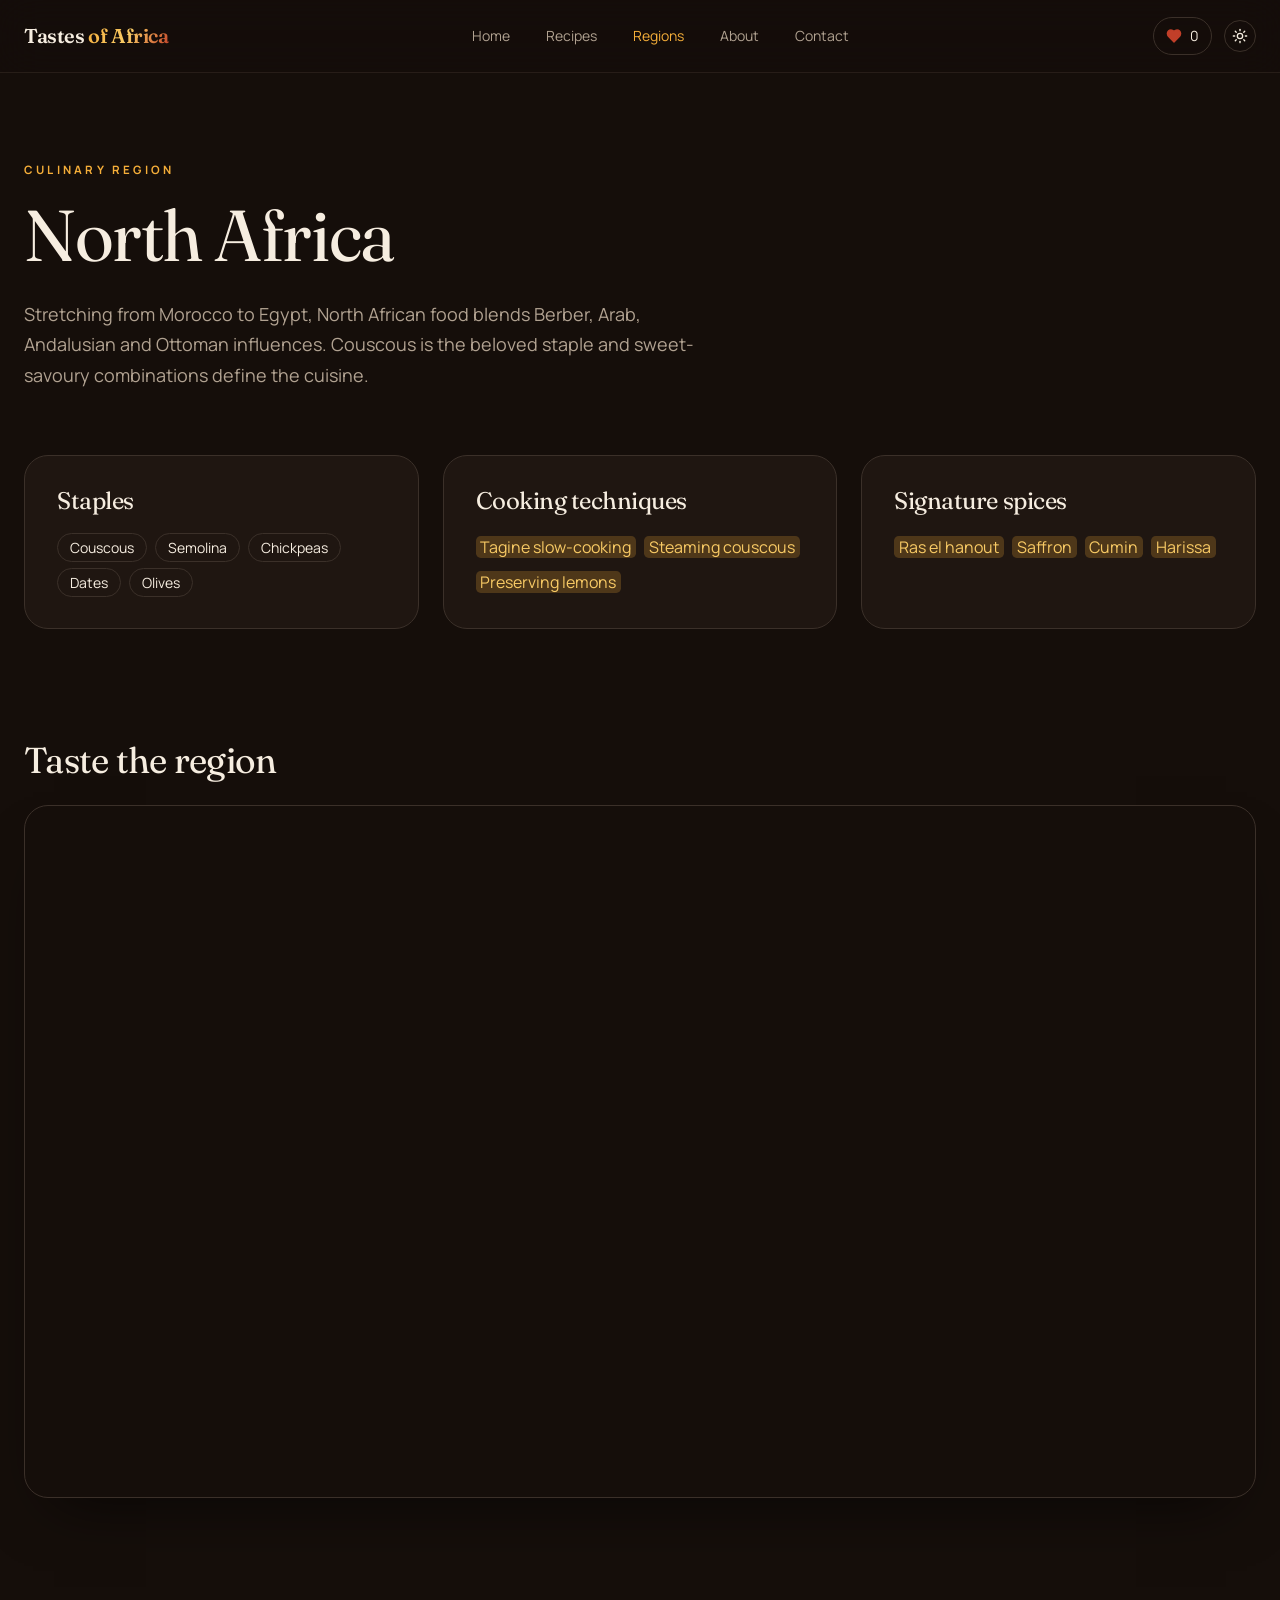
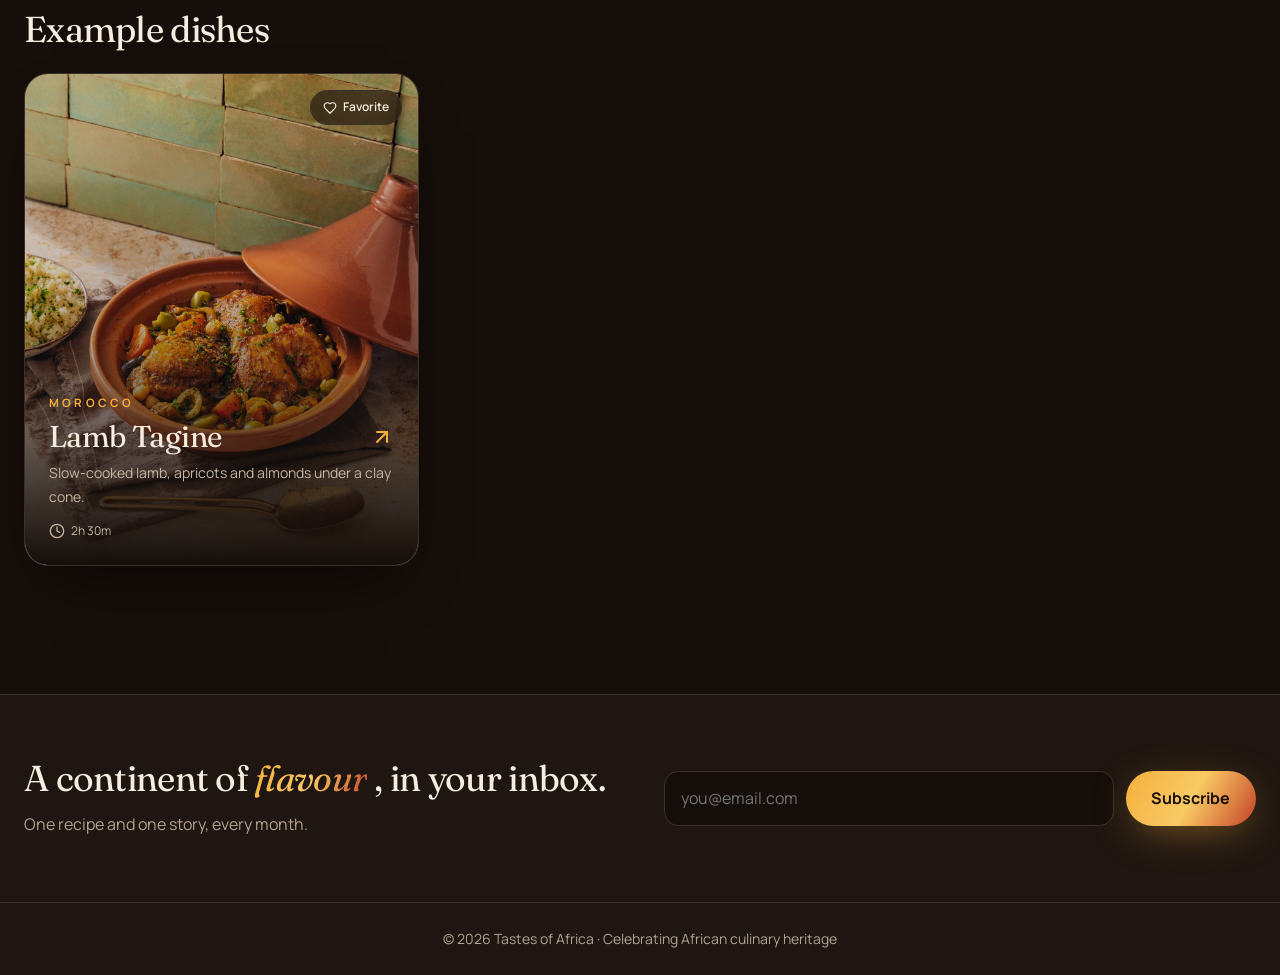
<file: region-north-africa.html>
<!doctype html>
<html lang="en">
  <head>
    <meta charset="utf-8" />
    <meta name="viewport" content="width=device-width, initial-scale=1" />
    <title>North Africa Cuisine — Tastes of Africa</title>
    <meta name="description" content="Berber heritage, saffron and slow clay-pot cooking." />
    <link rel="preconnect" href="https://fonts.googleapis.com" />
    <link rel="preconnect" href="https://fonts.gstatic.com" crossorigin />
    <link
      href="https://fonts.googleapis.com/css2?family=Fraunces:ital,opsz,wght@0,9..144,400;0,9..144,600;1,9..144,400&family=Manrope:wght@400;600;700&display=swap"
      rel="stylesheet"
    />
    <link rel="stylesheet" href="css/styles.css" />
    <script>
      try {
        document.documentElement.dataset.theme = localStorage.getItem("toa-theme") || "dark";
      } catch (e) {
        document.documentElement.dataset.theme = "dark";
      }
    </script>
    <script src="js/script.js" defer></script>
  </head>
  <body>
    <header class="site-header">
      <nav class="wrap nav" aria-label="Main navigation">
        <a class="logo" href="index.html">
          Tastes
          <span class="gold">of Africa</span>
        </a>
        <ul class="links">
          <li><a href="index.html">Home</a></li>
          <li><a href="recipes.html">Recipes</a></li>
          <li><a href="regions.html" aria-current="page">Regions</a></li>
          <li><a href="about.html">About</a></li>
          <li><a href="contact.html">Contact</a></li>
        </ul>
        <div class="tools">
          <a class="favpill" href="recipes.html" aria-label="Favorites">
            <span class="heart">
              <svg class="ico filled" viewBox="0 0 24 24" aria-hidden="true">
                <path
                  d="M19 14c1.49-1.46 3-3.21 3-5.5A5.5 5.5 0 0 0 16.5 3c-1.76 0-3 .5-4.5 2-1.5-1.5-2.74-2-4.5-2A5.5 5.5 0 0 0 2 8.5c0 2.3 1.5 4.05 3 5.5l7 7Z"
                />
              </svg>
            </span>
            <span class="fav-count">0</span>
          </a>
          <button
            class="icon-btn"
            id="theme-toggle"
            type="button"
            aria-label="Switch to light mode"
          >
            <svg class="ico" viewBox="0 0 24 24" aria-hidden="true">
              <circle cx="12" cy="12" r="4" />
              <path d="M12 2v2" />
              <path d="M12 20v2" />
              <path d="m4.93 4.93 1.41 1.41" />
              <path d="m17.66 17.66 1.41 1.41" />
              <path d="M2 12h2" />
              <path d="M20 12h2" />
              <path d="m6.34 17.66-1.41 1.41" />
              <path d="m19.07 4.93-1.41 1.41" />
            </svg>
          </button>
          <button
            class="icon-btn"
            id="menu-btn"
            type="button"
            aria-expanded="false"
            aria-controls="mobile-nav"
            aria-label="Toggle menu"
          >
            <svg class="ico" viewBox="0 0 24 24" aria-hidden="true">
              <line x1="4" x2="20" y1="12" y2="12" />
              <line x1="4" x2="20" y1="6" y2="6" />
              <line x1="4" x2="20" y1="18" y2="18" />
            </svg>
          </button>
        </div>
      </nav>
      <ul class="mobile-nav" id="mobile-nav" hidden>
        <li><a href="index.html">Home</a></li>
        <li><a href="recipes.html">Recipes</a></li>
        <li><a href="regions.html">Regions</a></li>
        <li><a href="about.html">About</a></li>
        <li><a href="contact.html">Contact</a></li>
      </ul>
    </header>
    <main>
      <section class="wrap page-hero">
        <p class="eyebrow fade-up">Culinary region</p>
        <h1 class="fade-up">North Africa</h1>
        <p class="intro fade-up">
          Stretching from Morocco to Egypt, North African food blends Berber, Arab, Andalusian and
          Ottoman influences. Couscous is the beloved staple and sweet-savoury combinations define
          the cuisine.
        </p>
      </section>
      <section class="wrap grid-3 three-col">
        <div class="panel">
          <h2>Staples</h2>
          <ul class="chips">
            <li><span class="chip">Couscous</span></li>
            <li><span class="chip">Semolina</span></li>
            <li><span class="chip">Chickpeas</span></li>
            <li><span class="chip">Dates</span></li>
            <li><span class="chip">Olives</span></li>
          </ul>
        </div>
        <div class="panel">
          <h2>Cooking techniques</h2>
          <ul class="chips">
            <li><mark>Tagine slow-cooking</mark></li>
            <li><mark>Steaming couscous</mark></li>
            <li><mark>Preserving lemons</mark></li>
          </ul>
        </div>
        <div class="panel">
          <h2>Signature spices</h2>
          <ul class="chips">
            <li><mark>Ras el hanout</mark></li>
            <li><mark>Saffron</mark></li>
            <li><mark>Cumin</mark></li>
            <li><mark>Harissa</mark></li>
          </ul>
        </div>
      </section>
      <section class="wrap section">
        <h2 style="font-size: 2.25rem; margin-bottom: 1.5rem">Taste the region</h2>
        <div class="video">
          <iframe
            src="https://www.youtube.com/embed/rh4TAPagwaw"
            title="North Africa cuisine"
            loading="lazy"
            allow="accelerometer; encrypted-media; picture-in-picture"
            allowfullscreen
          ></iframe>
        </div>
      </section>
      <section class="wrap">
        <h2 style="font-size: 2.25rem; margin-bottom: 1.5rem">Example dishes</h2>
        <div class="grid-3">
          <figure class="rcard on-img" data-region="north-africa" data-id="tagine">
            <div class="rimg">
              <img
                src="images/tagine.jpg"
                alt="Lamb Tagine, a traditional dish from Morocco"
                loading="lazy"
                width="1024"
                height="1024"
              />
            </div>
            <div class="shade"></div>
            <figcaption>
              <p class="eyebrow">Morocco</p>
              <h3>
                <a href="recipe-tagine.html">
                  Lamb Tagine
                  <svg class="ico arrow" viewBox="0 0 24 24" aria-hidden="true">
                    <path d="M7 7h10v10" />
                    <path d="M7 17 17 7" />
                  </svg>
                </a>
              </h3>
              <p class="tag">Slow-cooked lamb, apricots and almonds under a clay cone.</p>
              <p class="time">
                <svg class="ico" viewBox="0 0 24 24" aria-hidden="true">
                  <circle cx="12" cy="12" r="10" />
                  <polyline points="12 6 12 12 16 14" />
                </svg>
                2h 30m
              </p>
            </figcaption>
            <button class="fav-btn" type="button" data-id="tagine" aria-pressed="false">
              <svg class="ico" viewBox="0 0 24 24" aria-hidden="true">
                <path
                  d="M19 14c1.49-1.46 3-3.21 3-5.5A5.5 5.5 0 0 0 16.5 3c-1.76 0-3 .5-4.5 2-1.5-1.5-2.74-2-4.5-2A5.5 5.5 0 0 0 2 8.5c0 2.3 1.5 4.05 3 5.5l7 7Z"
                />
              </svg>
              Favorite
            </button>
          </figure>
        </div>
      </section>
    </main>
    <footer class="site-footer">
      <div class="wrap footer-grid">
        <div>
          <h2>
            A continent of
            <em class="gold">flavour</em>
            , in your inbox.
          </h2>
          <p class="muted">One recipe and one story, every month.</p>
        </div>
        <form class="nl-form" id="newsletter">
          <label for="nl" class="sr-only">Email</label>
          <input class="field" id="nl" type="email" required placeholder="you@email.com" />
          <button class="btn-gold" type="submit">Subscribe</button>
        </form>
      </div>
      <p class="copyright">© 2026 Tastes of Africa · Celebrating African culinary heritage</p>
    </footer>
  </body>
</html>
</file>
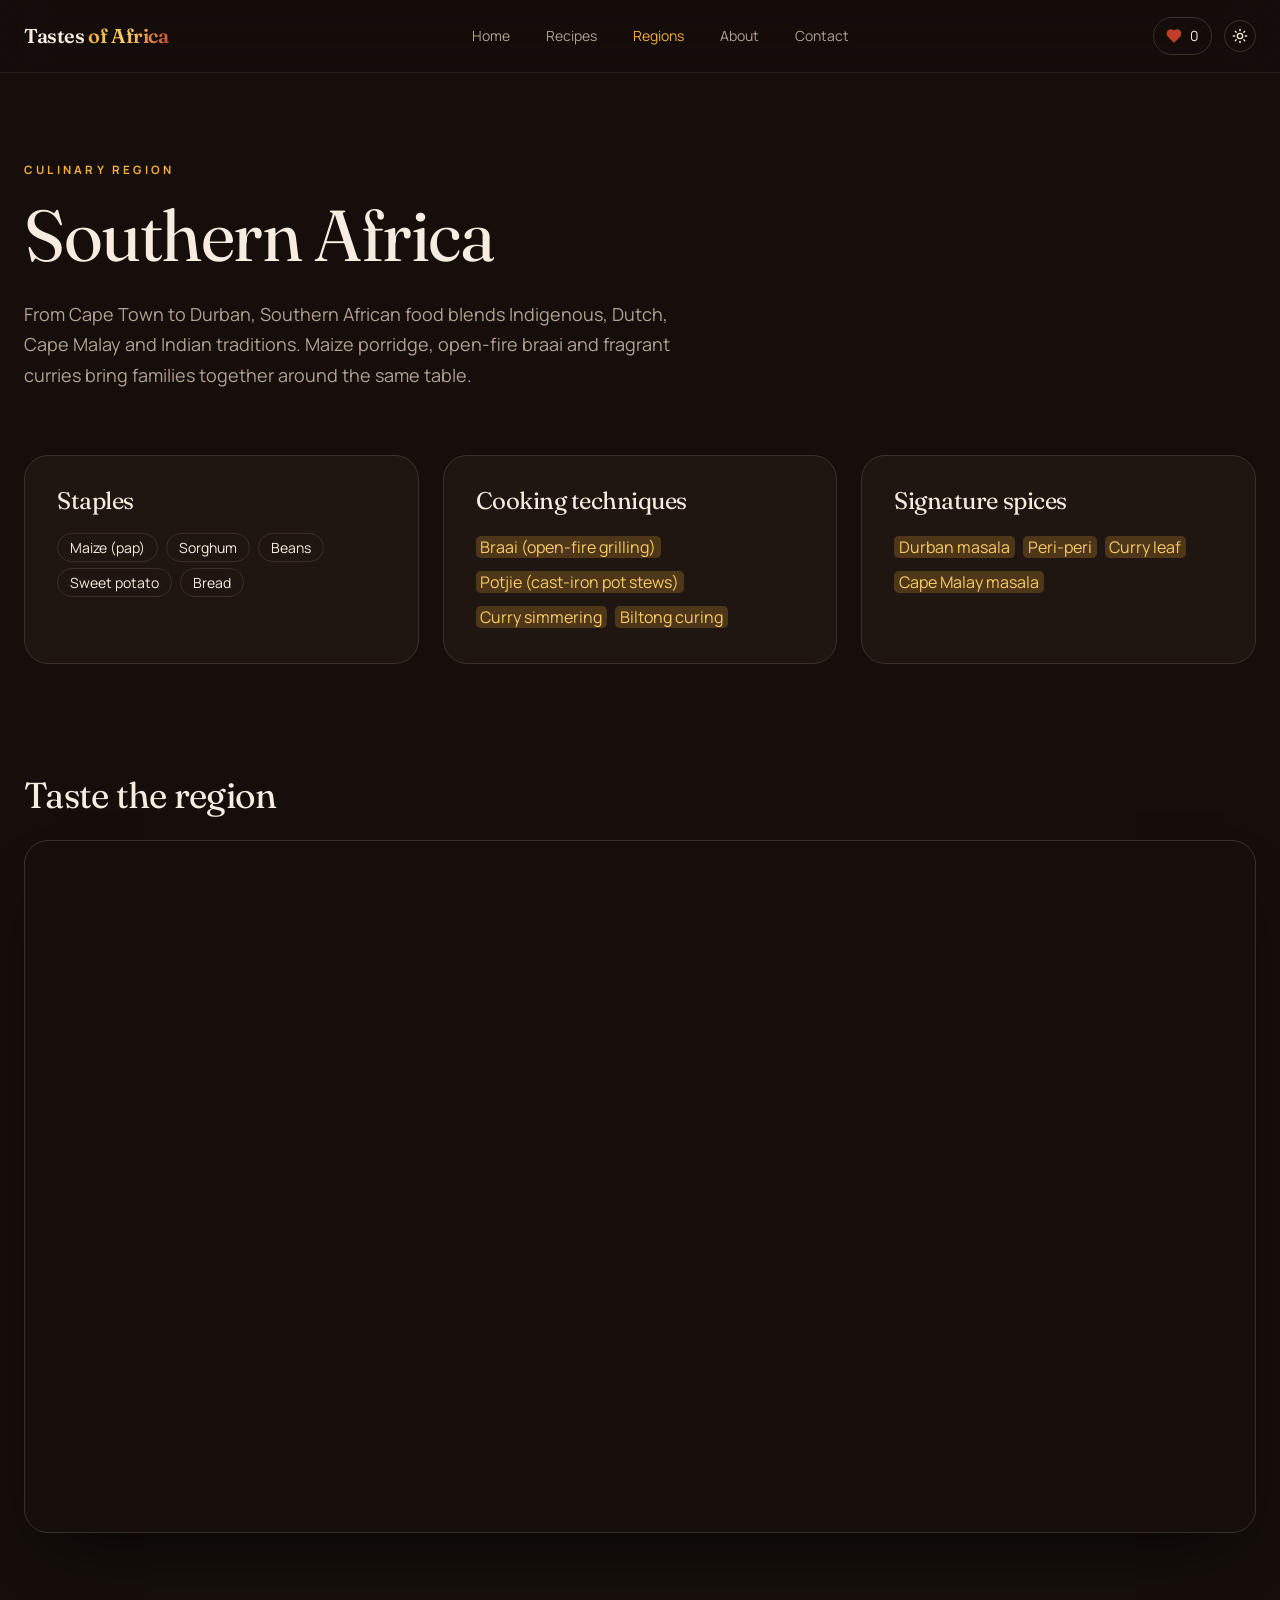
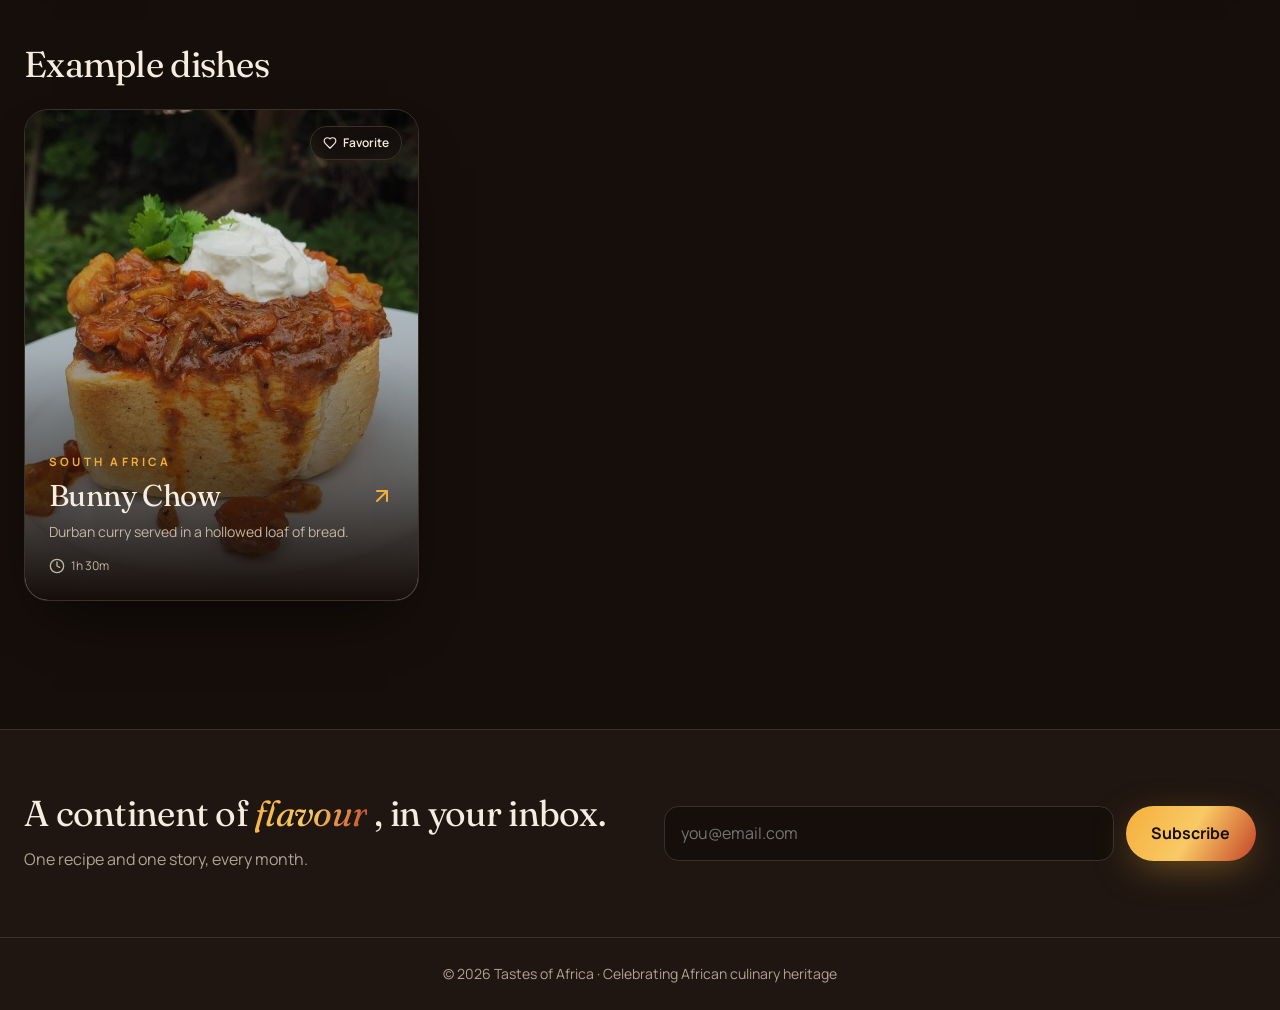
<file: region-southern-africa.html>
<!doctype html>
<html lang="en">
  <head>
    <meta charset="utf-8" />
    <meta name="viewport" content="width=device-width, initial-scale=1" />
    <title>Southern Africa Cuisine — Tastes of Africa</title>
    <meta name="description" content="Fire, curry and Cape Malay spice around one shared table." />
    <link rel="preconnect" href="https://fonts.googleapis.com" />
    <link rel="preconnect" href="https://fonts.gstatic.com" crossorigin />
    <link
      href="https://fonts.googleapis.com/css2?family=Fraunces:ital,opsz,wght@0,9..144,400;0,9..144,600;1,9..144,400&family=Manrope:wght@400;600;700&display=swap"
      rel="stylesheet"
    />
    <link rel="stylesheet" href="css/styles.css" />
    <script>
      try {
        document.documentElement.dataset.theme = localStorage.getItem("toa-theme") || "dark";
      } catch (e) {
        document.documentElement.dataset.theme = "dark";
      }
    </script>
    <script src="js/script.js" defer></script>
  </head>
  <body>
    <!-- Site header: logo, navigation, favorites counter, theme and menu buttons -->
    <header class="site-header">
      <nav class="wrap nav" aria-label="Main navigation">
        <a class="logo" href="index.html">
          Tastes
          <span class="gold">of Africa</span>
        </a>
        <ul class="links">
          <li><a href="index.html">Home</a></li>
          <li><a href="recipes.html">Recipes</a></li>
          <li><a href="regions.html" aria-current="page">Regions</a></li>
          <li><a href="about.html">About</a></li>
          <li><a href="contact.html">Contact</a></li>
        </ul>
        <div class="tools">
          <a class="favpill" href="recipes.html" aria-label="Favorites">
            <span class="heart">
              <svg class="ico filled" viewBox="0 0 24 24" aria-hidden="true">
                <path
                  d="M19 14c1.49-1.46 3-3.21 3-5.5A5.5 5.5 0 0 0 16.5 3c-1.76 0-3 .5-4.5 2-1.5-1.5-2.74-2-4.5-2A5.5 5.5 0 0 0 2 8.5c0 2.3 1.5 4.05 3 5.5l7 7Z"
                />
              </svg>
            </span>
            <span class="fav-count">0</span>
          </a>
          <button
            class="icon-btn"
            id="theme-toggle"
            type="button"
            aria-label="Switch to light mode"
          >
            <svg class="ico" viewBox="0 0 24 24" aria-hidden="true">
              <circle cx="12" cy="12" r="4" />
              <path d="M12 2v2" />
              <path d="M12 20v2" />
              <path d="m4.93 4.93 1.41 1.41" />
              <path d="m17.66 17.66 1.41 1.41" />
              <path d="M2 12h2" />
              <path d="M20 12h2" />
              <path d="m6.34 17.66-1.41 1.41" />
              <path d="m19.07 4.93-1.41 1.41" />
            </svg>
          </button>
          <button
            class="icon-btn"
            id="menu-btn"
            type="button"
            aria-expanded="false"
            aria-controls="mobile-nav"
            aria-label="Toggle menu"
          >
            <svg class="ico" viewBox="0 0 24 24" aria-hidden="true">
              <line x1="4" x2="20" y1="12" y2="12" />
              <line x1="4" x2="20" y1="6" y2="6" />
              <line x1="4" x2="20" y1="18" y2="18" />
            </svg>
          </button>
        </div>
      </nav>
      <ul class="mobile-nav" id="mobile-nav" hidden>
        <li><a href="index.html">Home</a></li>
        <li><a href="recipes.html">Recipes</a></li>
        <li><a href="regions.html">Regions</a></li>
        <li><a href="about.html">About</a></li>
        <li><a href="contact.html">Contact</a></li>
      </ul>
    </header>
    <!-- Main page content -->
    <main>
      <section class="wrap page-hero">
        <p class="eyebrow fade-up">Culinary region</p>
        <h1 class="fade-up">Southern Africa</h1>
        <p class="intro fade-up">
          From Cape Town to Durban, Southern African food blends Indigenous, Dutch, Cape Malay and
          Indian traditions. Maize porridge, open-fire braai and fragrant curries bring families
          together around the same table.
        </p>
      </section>
      <!-- Staples, cooking techniques and spices (spices and techniques highlighted with mark) -->
      <section class="wrap grid-3 three-col">
        <div class="panel">
          <h2>Staples</h2>
          <ul class="chips">
            <li><span class="chip">Maize (pap)</span></li>
            <li><span class="chip">Sorghum</span></li>
            <li><span class="chip">Beans</span></li>
            <li><span class="chip">Sweet potato</span></li>
            <li><span class="chip">Bread</span></li>
          </ul>
        </div>
        <div class="panel">
          <h2>Cooking techniques</h2>
          <ul class="chips">
            <li><mark>Braai (open-fire grilling)</mark></li>
            <li><mark>Potjie (cast-iron pot stews)</mark></li>
            <li><mark>Curry simmering</mark></li>
            <li><mark>Biltong curing</mark></li>
          </ul>
        </div>
        <div class="panel">
          <h2>Signature spices</h2>
          <ul class="chips">
            <li><mark>Durban masala</mark></li>
            <li><mark>Peri-peri</mark></li>
            <li><mark>Curry leaf</mark></li>
            <li><mark>Cape Malay masala</mark></li>
          </ul>
        </div>
      </section>
      <!-- Region video -->
      <section class="wrap section">
        <h2 style="font-size: 2.25rem; margin-bottom: 1.5rem">Taste the region</h2>
        <div class="video">
          <iframe
            src="https://www.youtube.com/embed/B5qIbFqmQvQ"
            title="Southern Africa cuisine"
            loading="lazy"
            allow="accelerometer; encrypted-media; picture-in-picture"
            allowfullscreen
          ></iframe>
        </div>
      </section>
      <!-- Example dishes with links to their recipe pages -->
      <section class="wrap">
        <h2 style="font-size: 2.25rem; margin-bottom: 1.5rem">Example dishes</h2>
        <div class="grid-3">
          <figure class="rcard on-img" data-region="southern-africa" data-id="bunny-chow">
            <div class="rimg">
              <img
                src="images/bunny.jpg"
                alt="Bunny Chow, a traditional dish from South Africa"
                loading="lazy"
                width="1024"
                height="1024"
              />
            </div>
            <div class="shade"></div>
            <figcaption>
              <p class="eyebrow">South Africa</p>
              <h3>
                <a href="recipe-bunny-chow.html">
                  Bunny Chow
                  <svg class="ico arrow" viewBox="0 0 24 24" aria-hidden="true">
                    <path d="M7 7h10v10" />
                    <path d="M7 17 17 7" />
                  </svg>
                </a>
              </h3>
              <p class="tag">Durban curry served in a hollowed loaf of bread.</p>
              <p class="time">
                <svg class="ico" viewBox="0 0 24 24" aria-hidden="true">
                  <circle cx="12" cy="12" r="10" />
                  <polyline points="12 6 12 12 16 14" />
                </svg>
                1h 30m
              </p>
            </figcaption>
            <button class="fav-btn" type="button" data-id="bunny-chow" aria-pressed="false">
              <svg class="ico" viewBox="0 0 24 24" aria-hidden="true">
                <path
                  d="M19 14c1.49-1.46 3-3.21 3-5.5A5.5 5.5 0 0 0 16.5 3c-1.76 0-3 .5-4.5 2-1.5-1.5-2.74-2-4.5-2A5.5 5.5 0 0 0 2 8.5c0 2.3 1.5 4.05 3 5.5l7 7Z"
                />
              </svg>
              Favorite
            </button>
          </figure>
        </div>
      </section>
    </main>
    <!-- Footer: newsletter signup and copyright -->
    <footer class="site-footer">
      <div class="wrap footer-grid">
        <div>
          <h2>
            A continent of
            <em class="gold">flavour</em>
            , in your inbox.
          </h2>
          <p class="muted">One recipe and one story, every month.</p>
        </div>
        <form class="nl-form" id="newsletter">
          <label for="nl" class="sr-only">Email</label>
          <input class="field" id="nl" type="email" required placeholder="you@email.com" />
          <button class="btn-gold" type="submit">Subscribe</button>
        </form>
      </div>
      <p class="copyright">© 2026 Tastes of Africa · Celebrating African culinary heritage</p>
    </footer>
  </body>
</html>
</file>
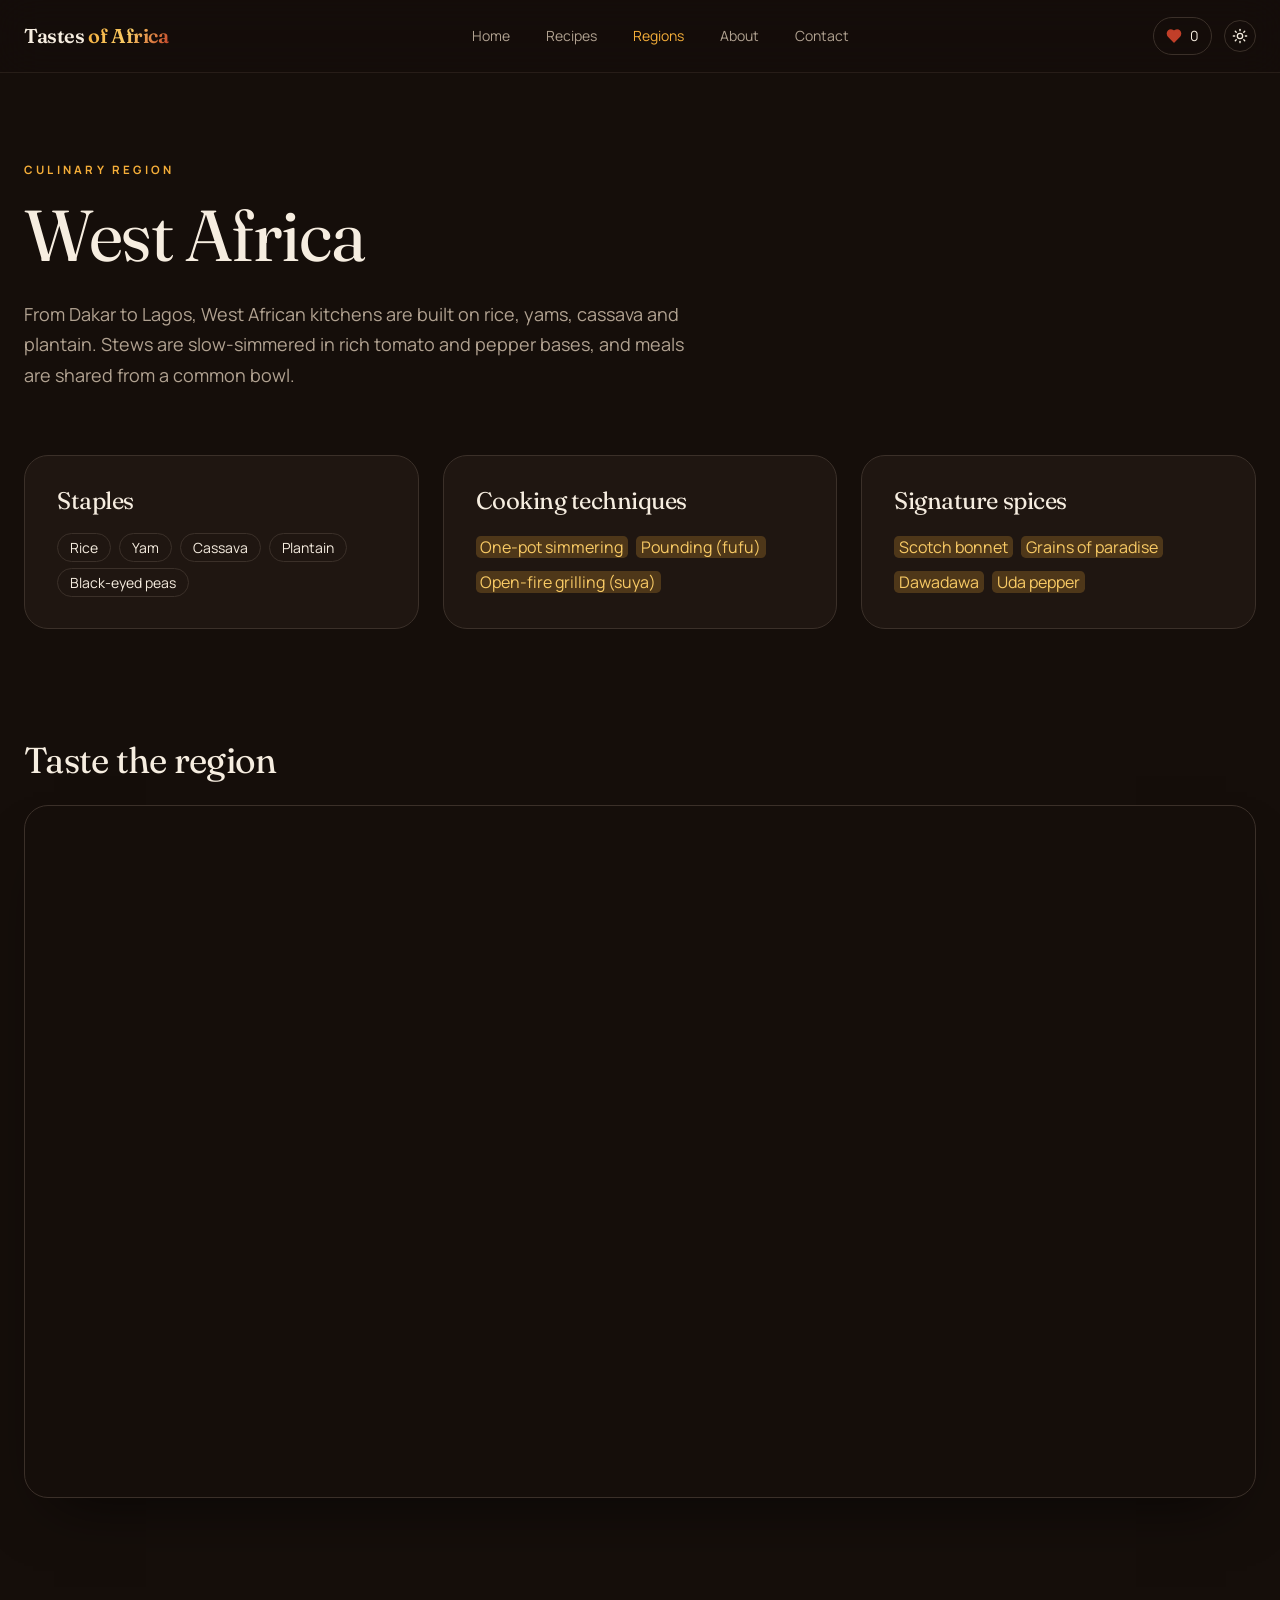
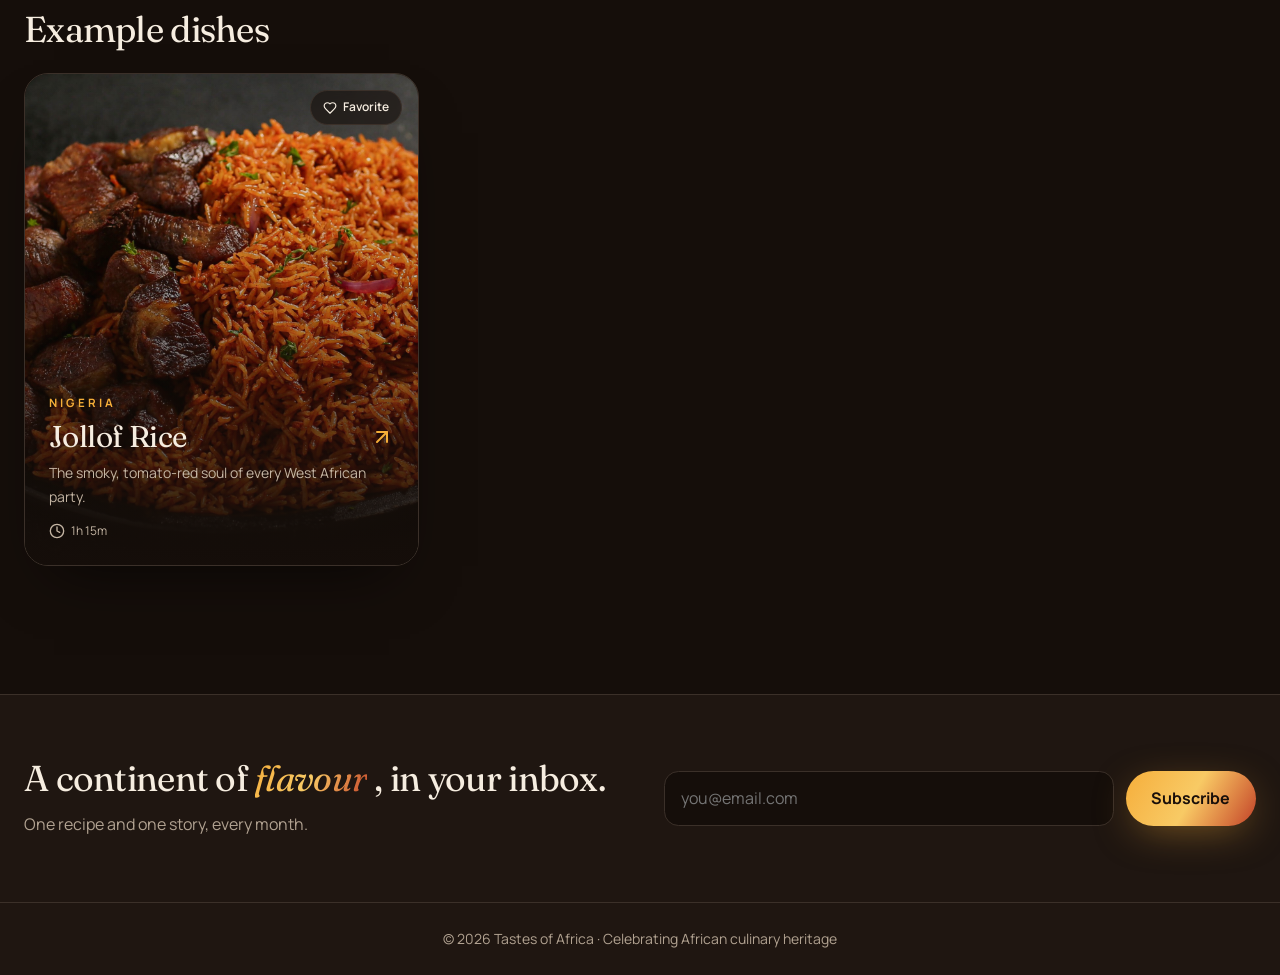
<file: region-west-africa.html>
<!doctype html>
<html lang="en">
  <head>
    <meta charset="utf-8" />
    <meta name="viewport" content="width=device-width, initial-scale=1" />
    <title>West Africa Cuisine — Tastes of Africa</title>
    <meta name="description" content="Bold peppers, red palm oil and one-pot feasts." />
    <link rel="preconnect" href="https://fonts.googleapis.com" />
    <link rel="preconnect" href="https://fonts.gstatic.com" crossorigin />
    <link
      href="https://fonts.googleapis.com/css2?family=Fraunces:ital,opsz,wght@0,9..144,400;0,9..144,600;1,9..144,400&family=Manrope:wght@400;600;700&display=swap"
      rel="stylesheet"
    />
    <link rel="stylesheet" href="css/styles.css" />
    <script>
      try {
        document.documentElement.dataset.theme = localStorage.getItem("toa-theme") || "dark";
      } catch (e) {
        document.documentElement.dataset.theme = "dark";
      }
    </script>
    <script src="js/script.js" defer></script>
  </head>
  <body>
    <header class="site-header">
      <nav class="wrap nav" aria-label="Main navigation">
        <a class="logo" href="index.html">
          Tastes
          <span class="gold">of Africa</span>
        </a>
        <ul class="links">
          <li><a href="index.html">Home</a></li>
          <li><a href="recipes.html">Recipes</a></li>
          <li><a href="regions.html" aria-current="page">Regions</a></li>
          <li><a href="about.html">About</a></li>
          <li><a href="contact.html">Contact</a></li>
        </ul>
        <div class="tools">
          <a class="favpill" href="recipes.html" aria-label="Favorites">
            <span class="heart">
              <svg class="ico filled" viewBox="0 0 24 24" aria-hidden="true">
                <path
                  d="M19 14c1.49-1.46 3-3.21 3-5.5A5.5 5.5 0 0 0 16.5 3c-1.76 0-3 .5-4.5 2-1.5-1.5-2.74-2-4.5-2A5.5 5.5 0 0 0 2 8.5c0 2.3 1.5 4.05 3 5.5l7 7Z"
                />
              </svg>
            </span>
            <span class="fav-count">0</span>
          </a>
          <button
            class="icon-btn"
            id="theme-toggle"
            type="button"
            aria-label="Switch to light mode"
          >
            <svg class="ico" viewBox="0 0 24 24" aria-hidden="true">
              <circle cx="12" cy="12" r="4" />
              <path d="M12 2v2" />
              <path d="M12 20v2" />
              <path d="m4.93 4.93 1.41 1.41" />
              <path d="m17.66 17.66 1.41 1.41" />
              <path d="M2 12h2" />
              <path d="M20 12h2" />
              <path d="m6.34 17.66-1.41 1.41" />
              <path d="m19.07 4.93-1.41 1.41" />
            </svg>
          </button>
          <button
            class="icon-btn"
            id="menu-btn"
            type="button"
            aria-expanded="false"
            aria-controls="mobile-nav"
            aria-label="Toggle menu"
          >
            <svg class="ico" viewBox="0 0 24 24" aria-hidden="true">
              <line x1="4" x2="20" y1="12" y2="12" />
              <line x1="4" x2="20" y1="6" y2="6" />
              <line x1="4" x2="20" y1="18" y2="18" />
            </svg>
          </button>
        </div>
      </nav>
      <ul class="mobile-nav" id="mobile-nav" hidden>
        <li><a href="index.html">Home</a></li>
        <li><a href="recipes.html">Recipes</a></li>
        <li><a href="regions.html">Regions</a></li>
        <li><a href="about.html">About</a></li>
        <li><a href="contact.html">Contact</a></li>
      </ul>
    </header>
    <main>
      <section class="wrap page-hero">
        <p class="eyebrow fade-up">Culinary region</p>
        <h1 class="fade-up">West Africa</h1>
        <p class="intro fade-up">
          From Dakar to Lagos, West African kitchens are built on rice, yams, cassava and plantain.
          Stews are slow-simmered in rich tomato and pepper bases, and meals are shared from a
          common bowl.
        </p>
      </section>
      <section class="wrap grid-3 three-col">
        <div class="panel">
          <h2>Staples</h2>
          <ul class="chips">
            <li><span class="chip">Rice</span></li>
            <li><span class="chip">Yam</span></li>
            <li><span class="chip">Cassava</span></li>
            <li><span class="chip">Plantain</span></li>
            <li><span class="chip">Black-eyed peas</span></li>
          </ul>
        </div>
        <div class="panel">
          <h2>Cooking techniques</h2>
          <ul class="chips">
            <li><mark>One-pot simmering</mark></li>
            <li><mark>Pounding (fufu)</mark></li>
            <li><mark>Open-fire grilling (suya)</mark></li>
          </ul>
        </div>
        <div class="panel">
          <h2>Signature spices</h2>
          <ul class="chips">
            <li><mark>Scotch bonnet</mark></li>
            <li><mark>Grains of paradise</mark></li>
            <li><mark>Dawadawa</mark></li>
            <li><mark>Uda pepper</mark></li>
          </ul>
        </div>
      </section>
      <section class="wrap section">
        <h2 style="font-size: 2.25rem; margin-bottom: 1.5rem">Taste the region</h2>
        <div class="video">
          <iframe
            src="https://www.youtube.com/embed/1zyDUkdVZ0E"
            title="West Africa cuisine"
            loading="lazy"
            allow="accelerometer; encrypted-media; picture-in-picture"
            allowfullscreen
          ></iframe>
        </div>
      </section>
      <section class="wrap">
        <h2 style="font-size: 2.25rem; margin-bottom: 1.5rem">Example dishes</h2>
        <div class="grid-3">
          <figure class="rcard on-img" data-region="west-africa" data-id="jollof-rice">
            <div class="rimg">
              <img
                src="images/jollof.jpg"
                alt="Jollof Rice, a traditional dish from Nigeria"
                loading="lazy"
                width="1024"
                height="1024"
              />
            </div>
            <div class="shade"></div>
            <figcaption>
              <p class="eyebrow">Nigeria</p>
              <h3>
                <a href="recipe-jollof-rice.html">
                  Jollof Rice
                  <svg class="ico arrow" viewBox="0 0 24 24" aria-hidden="true">
                    <path d="M7 7h10v10" />
                    <path d="M7 17 17 7" />
                  </svg>
                </a>
              </h3>
              <p class="tag">The smoky, tomato-red soul of every West African party.</p>
              <p class="time">
                <svg class="ico" viewBox="0 0 24 24" aria-hidden="true">
                  <circle cx="12" cy="12" r="10" />
                  <polyline points="12 6 12 12 16 14" />
                </svg>
                1h 15m
              </p>
            </figcaption>
            <button class="fav-btn" type="button" data-id="jollof-rice" aria-pressed="false">
              <svg class="ico" viewBox="0 0 24 24" aria-hidden="true">
                <path
                  d="M19 14c1.49-1.46 3-3.21 3-5.5A5.5 5.5 0 0 0 16.5 3c-1.76 0-3 .5-4.5 2-1.5-1.5-2.74-2-4.5-2A5.5 5.5 0 0 0 2 8.5c0 2.3 1.5 4.05 3 5.5l7 7Z"
                />
              </svg>
              Favorite
            </button>
          </figure>
        </div>
      </section>
    </main>
    <footer class="site-footer">
      <div class="wrap footer-grid">
        <div>
          <h2>
            A continent of
            <em class="gold">flavour</em>
            , in your inbox.
          </h2>
          <p class="muted">One recipe and one story, every month.</p>
        </div>
        <form class="nl-form" id="newsletter">
          <label for="nl" class="sr-only">Email</label>
          <input class="field" id="nl" type="email" required placeholder="you@email.com" />
          <button class="btn-gold" type="submit">Subscribe</button>
        </form>
      </div>
      <p class="copyright">© 2026 Tastes of Africa · Celebrating African culinary heritage</p>
    </footer>
  </body>
</html>
</file>
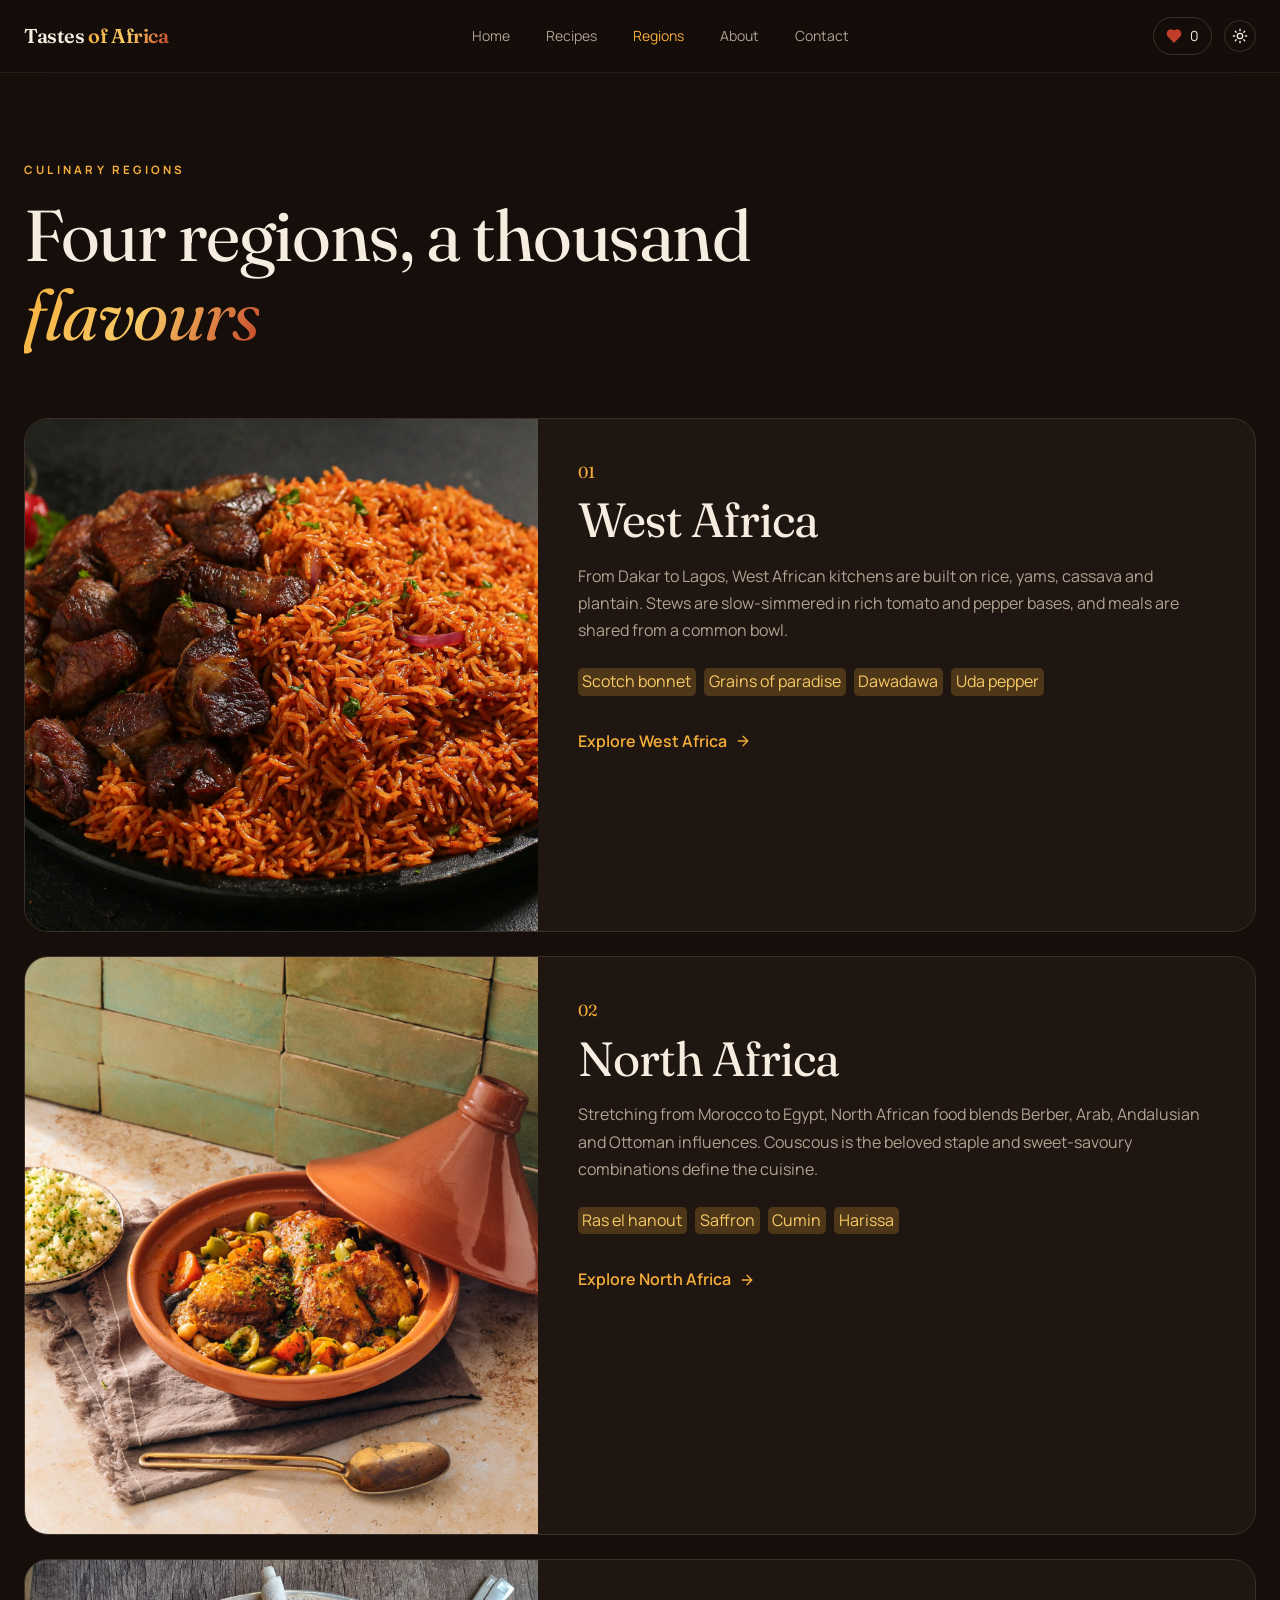
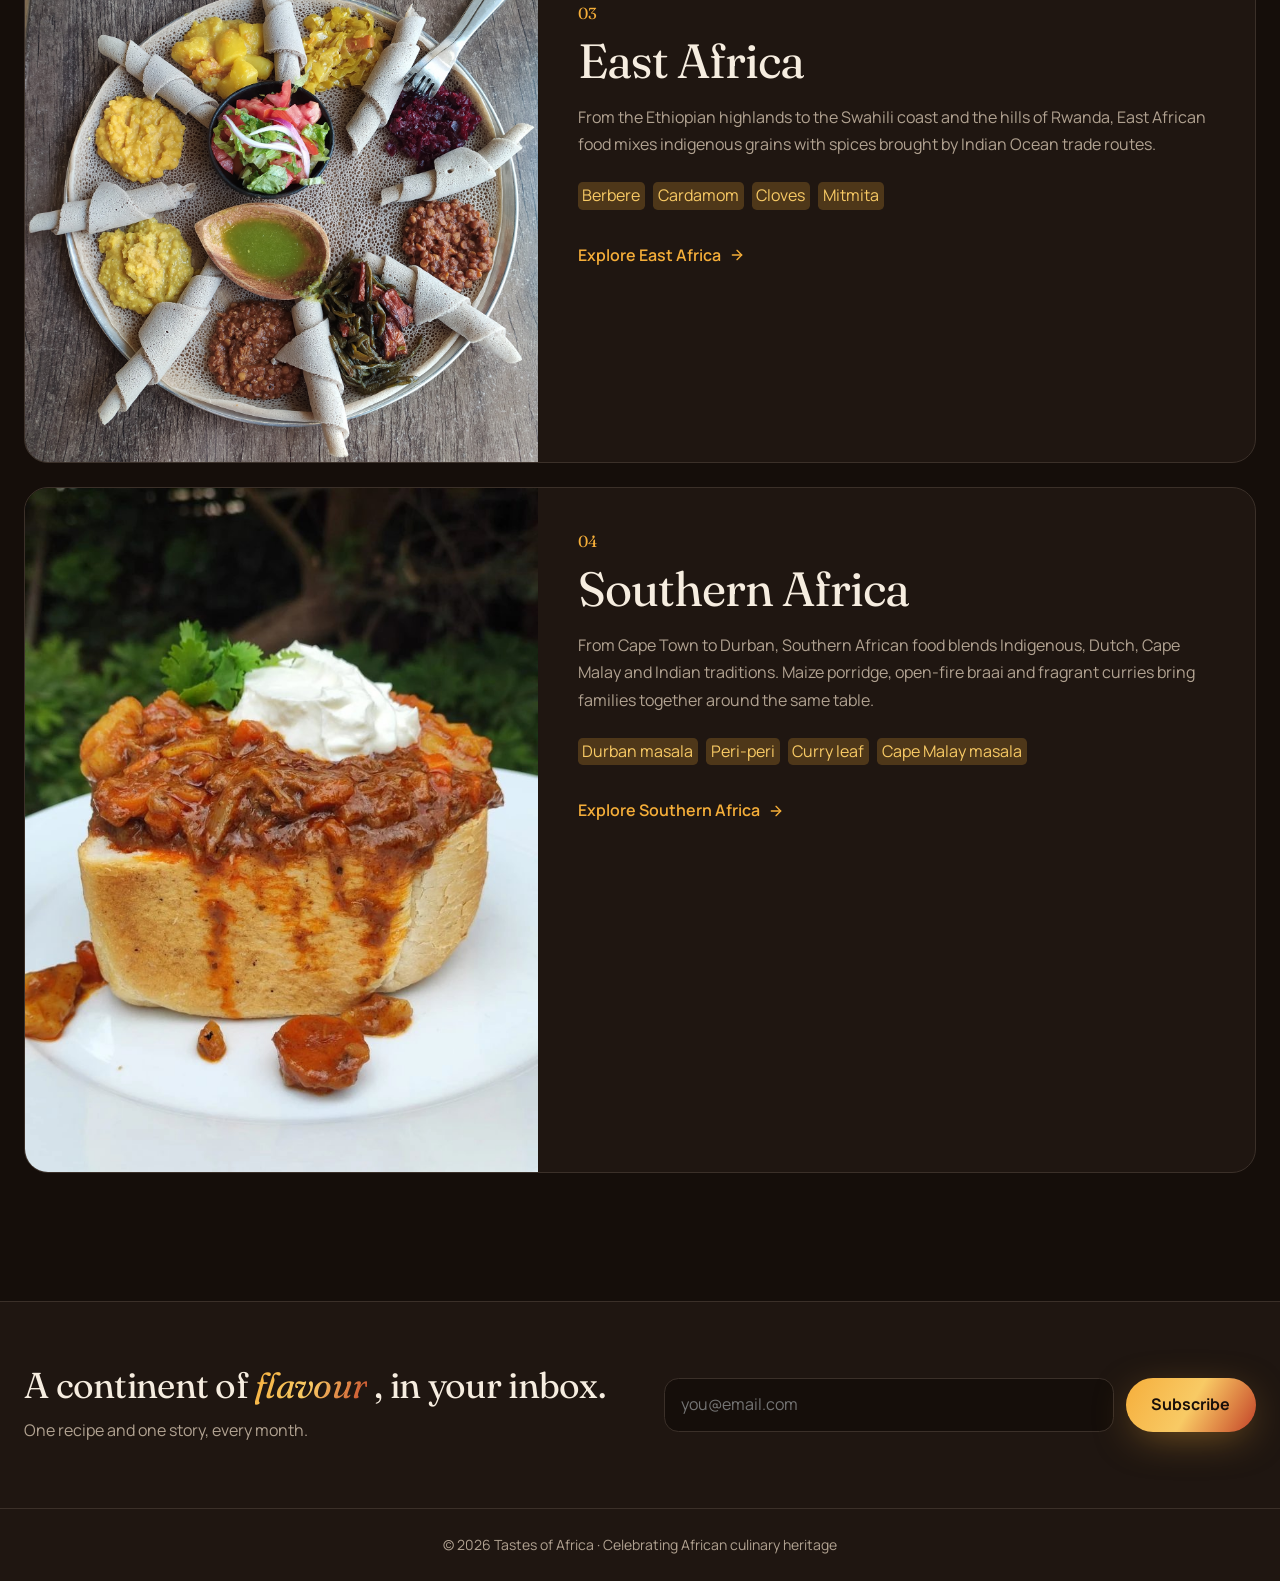
<file: regions.html>
<!doctype html>
<html lang="en">
  <head>
    <meta charset="utf-8" />
    <meta name="viewport" content="width=device-width, initial-scale=1" />
    <title>Culinary Regions of Africa Tastes of Africa</title>
    <meta
      name="description"
      content="Explore the food cultures of West, North, East and Southern Africa."
    />
    <link rel="preconnect" href="https://fonts.googleapis.com" />
    <link rel="preconnect" href="https://fonts.gstatic.com" crossorigin />
    <link
      href="https://fonts.googleapis.com/css2?family=Fraunces:ital,opsz,wght@0,9..144,400;0,9..144,600;1,9..144,400&family=Manrope:wght@400;600;700&display=swap"
      rel="stylesheet"
    />
    <link rel="stylesheet" href="css/styles.css" />
    <script>
      try {
        document.documentElement.dataset.theme = localStorage.getItem("toa-theme") || "dark";
      } catch (e) {
        document.documentElement.dataset.theme = "dark";
      }
    </script>
    <script src="js/script.js" defer></script>
  </head>
  <body>
    <!-- Site header: logo, navigation, favorites counter, theme and menu buttons -->
    <header class="site-header">
      <nav class="wrap nav" aria-label="Main navigation">
        <a class="logo" href="index.html">
          Tastes
          <span class="gold">of Africa</span>
        </a>
        <ul class="links">
          <li><a href="index.html">Home</a></li>
          <li><a href="recipes.html">Recipes</a></li>
          <li><a href="regions.html" aria-current="page">Regions</a></li>
          <li><a href="about.html">About</a></li>
          <li><a href="contact.html">Contact</a></li>
        </ul>
        <div class="tools">
          <a class="favpill" href="recipes.html" aria-label="Favorites">
            <span class="heart">
              <svg class="ico filled" viewBox="0 0 24 24" aria-hidden="true">
                <path
                  d="M19 14c1.49-1.46 3-3.21 3-5.5A5.5 5.5 0 0 0 16.5 3c-1.76 0-3 .5-4.5 2-1.5-1.5-2.74-2-4.5-2A5.5 5.5 0 0 0 2 8.5c0 2.3 1.5 4.05 3 5.5l7 7Z"
                />
              </svg>
            </span>
            <span class="fav-count">0</span>
          </a>
          <button
            class="icon-btn"
            id="theme-toggle"
            type="button"
            aria-label="Switch to light mode"
          >
            <svg class="ico" viewBox="0 0 24 24" aria-hidden="true">
              <circle cx="12" cy="12" r="4" />
              <path d="M12 2v2" />
              <path d="M12 20v2" />
              <path d="m4.93 4.93 1.41 1.41" />
              <path d="m17.66 17.66 1.41 1.41" />
              <path d="M2 12h2" />
              <path d="M20 12h2" />
              <path d="m6.34 17.66-1.41 1.41" />
              <path d="m19.07 4.93-1.41 1.41" />
            </svg>
          </button>
          <button
            class="icon-btn"
            id="menu-btn"
            type="button"
            aria-expanded="false"
            aria-controls="mobile-nav"
            aria-label="Toggle menu"
          >
            <svg class="ico" viewBox="0 0 24 24" aria-hidden="true">
              <line x1="4" x2="20" y1="12" y2="12" />
              <line x1="4" x2="20" y1="6" y2="6" />
              <line x1="4" x2="20" y1="18" y2="18" />
            </svg>
          </button>
        </div>
      </nav>
      <ul class="mobile-nav" id="mobile-nav" hidden>
        <li><a href="index.html">Home</a></li>
        <li><a href="recipes.html">Recipes</a></li>
        <li><a href="regions.html">Regions</a></li>
        <li><a href="about.html">About</a></li>
        <li><a href="contact.html">Contact</a></li>
      </ul>
    </header>
    <!-- Main page content -->
    <main>
      <section class="wrap page-hero">
        <p class="eyebrow fade-up">Culinary regions</p>
        <h1 class="fade-up">
          Four regions, a thousand
          <em class="gold">flavours</em>
        </h1>
      </section>
      <!-- One row per culinary region -->
      <section class="wrap">
        <a class="rrow" href="region-west-africa.html">
          <img
            src="images/jollof.jpg"
            alt="West Africa cuisine"
            loading="lazy"
            width="1024"
            height="1024"
          />
          <div class="body">
            <span class="num">01</span>
            <h2>West Africa</h2>
            <p>
              From Dakar to Lagos, West African kitchens are built on rice, yams, cassava and
              plantain. Stews are slow-simmered in rich tomato and pepper bases, and meals are
              shared from a common bowl.
            </p>
            <div class="chips">
              <mark>Scotch bonnet</mark>
              <mark>Grains of paradise</mark>
              <mark>Dawadawa</mark>
              <mark>Uda pepper</mark>
            </div>
            <span class="more">
              Explore West Africa
              <svg class="ico" viewBox="0 0 24 24" aria-hidden="true">
                <path d="M5 12h14" />
                <path d="m12 5 7 7-7 7" />
              </svg>
            </span>
          </div>
        </a>
        <a class="rrow" href="region-north-africa.html">
          <img
            src="images/tagine.jpg"
            alt="North Africa cuisine"
            loading="lazy"
            width="1024"
            height="1024"
          />
          <div class="body">
            <span class="num">02</span>
            <h2>North Africa</h2>
            <p>
              Stretching from Morocco to Egypt, North African food blends Berber, Arab, Andalusian
              and Ottoman influences. Couscous is the beloved staple and sweet-savoury combinations
              define the cuisine.
            </p>
            <div class="chips">
              <mark>Ras el hanout</mark>
              <mark>Saffron</mark>
              <mark>Cumin</mark>
              <mark>Harissa</mark>
            </div>
            <span class="more">
              Explore North Africa
              <svg class="ico" viewBox="0 0 24 24" aria-hidden="true">
                <path d="M5 12h14" />
                <path d="m12 5 7 7-7 7" />
              </svg>
            </span>
          </div>
        </a>
        <a class="rrow" href="region-east-africa.html">
          <img
            src="images/injera.jpg"
            alt="East Africa cuisine"
            loading="lazy"
            width="1024"
            height="1024"
          />
          <div class="body">
            <span class="num">03</span>
            <h2>East Africa</h2>
            <p>
              From the Ethiopian highlands to the Swahili coast and the hills of Rwanda, East
              African food mixes indigenous grains with spices brought by Indian Ocean trade routes.
            </p>
            <div class="chips">
              <mark>Berbere</mark>
              <mark>Cardamom</mark>
              <mark>Cloves</mark>
              <mark>Mitmita</mark>
            </div>
            <span class="more">
              Explore East Africa
              <svg class="ico" viewBox="0 0 24 24" aria-hidden="true">
                <path d="M5 12h14" />
                <path d="m12 5 7 7-7 7" />
              </svg>
            </span>
          </div>
        </a>
        <a class="rrow" href="region-southern-africa.html">
          <img
            src="images/bunny.jpg"
            alt="Southern Africa cuisine"
            loading="lazy"
            width="1024"
            height="1024"
          />
          <div class="body">
            <span class="num">04</span>
            <h2>Southern Africa</h2>
            <p>
              From Cape Town to Durban, Southern African food blends Indigenous, Dutch, Cape Malay
              and Indian traditions. Maize porridge, open-fire braai and fragrant curries bring
              families together around the same table.
            </p>
            <div class="chips">
              <mark>Durban masala</mark>
              <mark>Peri-peri</mark>
              <mark>Curry leaf</mark>
              <mark>Cape Malay masala</mark>
            </div>
            <span class="more">
              Explore Southern Africa
              <svg class="ico" viewBox="0 0 24 24" aria-hidden="true">
                <path d="M5 12h14" />
                <path d="m12 5 7 7-7 7" />
              </svg>
            </span>
          </div>
        </a>
      </section>
    </main>
    <!-- Footer: newsletter signup and copyright -->
    <footer class="site-footer">
      <div class="wrap footer-grid">
        <div>
          <h2>
            A continent of
            <em class="gold">flavour</em>
            , in your inbox.
          </h2>
          <p class="muted">One recipe and one story, every month.</p>
        </div>
        <form class="nl-form" id="newsletter">
          <label for="nl" class="sr-only">Email</label>
          <input class="field" id="nl" type="email" required placeholder="you@email.com" />
          <button class="btn-gold" type="submit">Subscribe</button>
        </form>
      </div>
      <p class="copyright">© 2026 Tastes of Africa · Celebrating African culinary heritage</p>
    </footer>
  </body>
</html>
</file>
<file: css/styles.css>
/* ---------- 1. Design tokens (dark by default, light via [data-theme]) ---------- */
:root {
  --radius: 1rem;
  --background: oklch(0.17 0.015 50);
  --foreground: oklch(0.95 0.02 80);
  --card: oklch(0.21 0.018 50);
  --secondary: oklch(0.26 0.02 50);
  --primary: oklch(0.8 0.15 75);
  --primary-foreground: oklch(0.18 0.02 50);
  --primary-glow: oklch(0.86 0.13 85);
  --muted-foreground: oklch(0.72 0.03 70);
  --accent: oklch(0.55 0.17 32);
  --accent-foreground: oklch(0.97 0.01 80);
  --destructive: oklch(0.62 0.22 27);
  --border: oklch(0.32 0.02 55);
  --gradient-gold: linear-gradient(120deg, var(--primary), var(--primary-glow), var(--accent));
  --shadow-card: 0 30px 60px -30px oklch(0 0 0 / 0.7);
  --shadow-glow: 0 10px 40px -10px color-mix(in oklab, var(--primary) 50%, transparent);
}
[data-theme="light"] {
  --background: oklch(0.97 0.015 80);
  --foreground: oklch(0.22 0.02 50);
  --card: oklch(0.995 0.008 80);
  --secondary: oklch(0.93 0.02 80);
  --primary: oklch(0.62 0.15 55);
  --primary-foreground: oklch(0.99 0.01 80);
  --primary-glow: oklch(0.5 0.14 50);
  --muted-foreground: oklch(0.45 0.03 55);
  --border: oklch(0.86 0.02 75);
  --shadow-card: 0 20px 40px -25px oklch(0.3 0.05 50 / 0.35);
}
/* Elements that sit on top of photos always keep the dark-theme colours */
.on-img {
  --foreground: oklch(0.95 0.02 80);
  --muted-foreground: oklch(0.78 0.03 70);
  --primary: oklch(0.8 0.15 75);
  --gradient-gold: linear-gradient(120deg, oklch(0.8 0.15 75), oklch(0.86 0.13 85), oklch(0.6 0.17 32));
  color: var(--foreground);
}

/* ---------- 2. Base ---------- */
*, *::before, *::after { box-sizing: border-box; border-color: var(--border); }
html { scroll-behavior: smooth; }
body {
  margin: 0; background: var(--background); color: var(--foreground);
  font: 1rem/1.7 "Manrope", system-ui, sans-serif; -webkit-font-smoothing: antialiased;
  transition: background 0.3s, color 0.3s;
}
h1, h2, h3, h4 { font-family: "Fraunces", Georgia, serif; font-weight: 400; line-height: 1.1; letter-spacing: -0.02em; margin: 0; }
p { margin: 0; }
ul, ol { margin: 0; padding: 0; list-style: none; }
a { color: inherit; text-decoration: none; }
img { display: block; max-width: 100%; }
button { font: inherit; color: inherit; cursor: pointer; }
mark { background: color-mix(in oklab, var(--primary) 22%, transparent); color: var(--primary-glow); padding: 0 0.3em; border-radius: 0.3em; }
::selection { background: var(--primary); color: var(--primary-foreground); }
[hidden], .hidden { display: none !important; }
:focus-visible { outline: 2px solid var(--primary); outline-offset: 3px; }

.wrap { width: 100%; max-width: 80rem; margin-inline: auto; padding-inline: 1.5rem; }
.section { padding-block: 7rem; }
.section-sm { padding-block: 3rem; }
.eyebrow { font-size: 0.72rem; letter-spacing: 0.28em; text-transform: uppercase; font-weight: 700; color: var(--primary); }
.gold { background: var(--gradient-gold); -webkit-background-clip: text; background-clip: text; color: transparent; }
.muted { color: var(--muted-foreground); }
.sr-only { position: absolute; width: 1px; height: 1px; overflow: hidden; clip: rect(0 0 0 0); white-space: nowrap; }

/* Section headings */
.section-head { margin-bottom: 3rem; max-width: 42rem; }
.section-head h2 { margin-top: 0.75rem; font-size: clamp(2.25rem, 5vw, 3rem); }
.section-head p { margin-top: 1rem; font-size: 1.125rem; color: var(--muted-foreground); }

/* ---------- Line icons (replace emojis) ---------- */
.ico { width: 1rem; height: 1rem; flex: none; fill: none; stroke: currentColor; stroke-width: 2; stroke-linecap: round; stroke-linejoin: round; }
.ico.filled { fill: currentColor; }
.gold-ico { color: var(--primary); }

/* ---------- 3. Buttons & form fields ---------- */
.btn-gold, .btn-ghost {
  display: inline-flex; align-items: center; justify-content: center; gap: 0.5rem;
  border-radius: 999px; padding: 0.8rem 1.6rem; transition: transform 0.2s, filter 0.2s, border-color 0.2s, background 0.2s;
}
.btn-gold { font-weight: 700; border: 0; background: var(--gradient-gold); color: var(--primary-foreground); box-shadow: var(--shadow-glow); }
.btn-gold:hover { transform: translateY(-2px); filter: brightness(1.08); }
.btn-ghost { font-weight: 600; background: transparent; border: 1px solid color-mix(in oklab, var(--foreground) 30%, transparent); }
.btn-ghost:hover { border-color: var(--primary); background: color-mix(in oklab, var(--primary) 10%, transparent); }
.field {
  width: 100%; border-radius: 0.9rem; border: 1px solid var(--border); background: var(--background);
  padding: 0.8rem 1rem; color: var(--foreground); font: inherit; outline: none; transition: border-color 0.2s, box-shadow 0.2s;
}
.field:focus { border-color: var(--primary); box-shadow: 0 0 0 4px color-mix(in oklab, var(--primary) 25%, transparent); }
textarea.field { resize: none; }

/* ---------- 4. Header / navigation ---------- */
.site-header {
  position: fixed; inset: 0 0 auto 0; z-index: 50; border-bottom: 1px solid color-mix(in oklab, var(--border) 50%, transparent);
  background: color-mix(in oklab, var(--background) 70%, transparent); backdrop-filter: blur(20px);
}
.nav { display: flex; align-items: center; justify-content: space-between; padding-block: 1rem; }
.logo { font-family: "Fraunces", serif; font-size: 1.25rem; font-weight: 600; letter-spacing: -0.02em; }
.links { display: flex; gap: 0.25rem; }
.links a { display: block; padding: 0.5rem 1rem; border-radius: 999px; font-size: 0.875rem; color: var(--muted-foreground); transition: color 0.2s, background 0.2s; }
.links a:hover { color: var(--foreground); background: var(--secondary); text-decoration: underline; text-underline-offset: 6px; }
.links a[aria-current="page"] { color: var(--primary); }
.tools { display: flex; align-items: center; gap: 0.75rem; }
.favpill, .icon-btn {
  display: inline-flex; align-items: center; gap: 0.5rem; border: 1px solid var(--border); border-radius: 999px;
  padding: 0.375rem 0.75rem; font-size: 0.875rem; background: transparent; transition: border-color 0.2s;
}
.favpill:hover, .icon-btn:hover { border-color: var(--primary); }
.icon-btn { padding: 0.45rem; }
.btn-gold .ico { width: 1rem; height: 1rem; }
.favpill .heart { display: inline-flex; color: var(--accent); }
#menu-btn { display: none; }
.mobile-nav { border-top: 1px solid var(--border); padding: 1rem 1.5rem; }
.mobile-nav a { display: block; padding: 0.5rem 0; font: 1.125rem "Fraunces", serif; }

/* ---------- 5. Hero (home) ---------- */
.hero { position: relative; display: flex; align-items: flex-end; min-height: 100vh; overflow: hidden; }
.hero .bgimg { position: absolute; inset: 0; width: 100%; height: 100%; object-fit: cover; }
.hero-overlay { position: absolute; inset: 0; background: linear-gradient(180deg, oklch(0.12 0.01 50 / 0.35) 0%, oklch(0.12 0.01 50 / 0.6) 55%, oklch(0.17 0.015 50) 100%); }
.hero-grid { position: relative; display: grid; grid-template-columns: 1.3fr 1fr; gap: 3rem; align-items: end; padding-top: 10rem; padding-bottom: 5rem; }
.hero h1 { margin-top: 1.25rem; font-size: clamp(3.25rem, 8vw, 6rem); }
.hero .lead { margin-top: 1.5rem; max-width: 36rem; font-size: 1.125rem; color: var(--muted-foreground); }
.btns { display: flex; flex-wrap: wrap; gap: 0.75rem; margin-top: 2rem; }

/* ---------- 6. Media (videos & maps) ---------- */
.video, .map { overflow: hidden; border: 1px solid var(--border); border-radius: 1.5rem; box-shadow: var(--shadow-card); }
.video { aspect-ratio: 16 / 9; }
.map { aspect-ratio: 16 / 10; }
.video iframe, .map iframe { width: 100%; height: 100%; border: 0; display: block; }
[data-theme="dark"] .map iframe { filter: grayscale(60%) invert(90%) hue-rotate(180deg); } /* blend map into dark theme */

/* ---------- 7. Recipe cards ---------- */
.grid-4 { display: grid; gap: 1.5rem; grid-template-columns: repeat(4, 1fr); }
.grid-3 { display: grid; gap: 1.5rem; grid-template-columns: repeat(3, 1fr); }
.rcard { position: relative; margin: 0; overflow: hidden; border: 1px solid var(--border); border-radius: 1.5rem; background: var(--card); box-shadow: var(--shadow-card); transition: transform 0.5s; }
.rcard:hover { transform: translateY(-4px); }
.rimg { aspect-ratio: 4 / 5; overflow: hidden; }
.rimg img { width: 100%; height: 100%; object-fit: cover; transition: transform 0.7s; }
.rcard:hover .rimg img { transform: scale(1.05); }
.shade { position: absolute; inset: 0; background: linear-gradient(to top, oklch(0.17 0.015 50), oklch(0.17 0.015 50 / 0.3), transparent); }
.rcard figcaption { position: absolute; inset: auto 0 0 0; padding: 1.5rem; }
.rcard h3 { margin-top: 0.5rem; font-size: 1.875rem; }
.rcard h3 a { display: flex; align-items: center; justify-content: space-between; }
.rcard h3 a::after { content: ""; position: absolute; inset: 0; z-index: 1; } /* whole card is clickable */
.rcard .arrow { width: 1.5rem; height: 1.5rem; color: var(--primary); transition: transform 0.3s; }
.rcard:hover .arrow { transform: rotate(45deg); }
.rcard .tag { margin-top: 0.5rem; font-size: 0.875rem; color: var(--muted-foreground); }
.rcard .time { display: flex; align-items: center; gap: 0.375rem; margin-top: 0.75rem; font-size: 0.75rem; color: var(--muted-foreground); }
.fav-btn {
  position: absolute; top: 1rem; right: 1rem; z-index: 2; display: inline-flex; align-items: center; gap: 0.375rem;
  border: 1px solid var(--border); border-radius: 999px; padding: 0.375rem 0.75rem; font-size: 0.75rem; font-weight: 600;
  background: color-mix(in oklab, oklch(0.17 0.015 50) 60%, transparent); color: oklch(0.95 0.02 80); backdrop-filter: blur(8px); transition: all 0.2s;
}
.fav-btn:hover { border-color: var(--accent); }
.fav-btn.on { background: var(--accent); border-color: var(--accent); color: var(--accent-foreground); }
.fav-btn .ico { width: 0.875rem; height: 0.875rem; }
.fav-btn.inline { position: static; color: var(--foreground); background: transparent; }
.fav-btn.inline.on { color: var(--accent-foreground); background: var(--accent); }

/* ---------- 8. Region tiles / rows ---------- */
.rtile { position: relative; display: block; overflow: hidden; border: 1px solid var(--border); border-radius: 1.5rem; background: var(--dark, oklch(0.17 0.015 50)); }
.rtile img { width: 100%; height: 20rem; object-fit: cover; opacity: 0.6; transition: transform 0.7s, opacity 0.7s; }
.rtile:hover img { transform: scale(1.05); opacity: 0.8; }
.rtile-text { position: absolute; inset: 0; display: flex; flex-direction: column; justify-content: flex-end; padding: 1.75rem; background: linear-gradient(to top, oklch(0.17 0.015 50), transparent); }
.rtile .num { font: 0.875rem "Fraunces", serif; color: var(--primary); }
.rtile h3 { font-size: 1.875rem; }
.rtile p { margin-top: 0.25rem; font-size: 0.875rem; color: var(--muted-foreground); }
.rrow { display: grid; grid-template-columns: 1fr 1.4fr; overflow: hidden; border: 1px solid var(--border); border-radius: 1.5rem; background: var(--card); margin-bottom: 1.5rem; transition: border-color 0.2s; }
.rrow:hover { border-color: var(--primary); }
.rrow img { width: 100%; height: 100%; min-height: 18rem; object-fit: cover; }
.rrow .body { padding: 2.5rem; }
.rrow .num { font-family: "Fraunces", serif; color: var(--primary); }
.rrow h2 { margin-top: 0.5rem; font-size: 3rem; }
.rrow .body > p { margin-top: 1rem; color: var(--muted-foreground); }
.rrow .chips { display: flex; flex-wrap: wrap; gap: 0.5rem; margin-top: 1.5rem; }
.rrow .more { display: inline-flex; align-items: center; gap: 0.5rem; margin-top: 2rem; font-weight: 600; color: var(--primary); }
.panel { border: 1px solid var(--border); border-radius: 1.5rem; background: var(--card); padding: 2rem; }
.panel h2 { font-size: 1.5rem; }
.panel .chips { display: flex; flex-wrap: wrap; gap: 0.5rem; margin-top: 1.25rem; }
.chip { border: 1px solid var(--border); border-radius: 999px; padding: 0.25rem 0.75rem; font-size: 0.875rem; }

/* ---------- 9. Trends (articles) ---------- */
.trends { display: grid; grid-template-columns: repeat(3, 1fr); gap: 1px; overflow: hidden; border: 1px solid var(--border); border-radius: 1.5rem; background: var(--border); }
.trends article { background: var(--card); padding: 2rem; transition: background 0.2s; }
.trends article:hover { background: var(--secondary); }
.trends h3 { margin-top: 1rem; font-size: 1.5rem; }
.trends p { margin-top: 0.75rem; color: var(--muted-foreground); }
.trends time { font-size: 0.72rem; letter-spacing: 0.28em; text-transform: uppercase; font-weight: 700; color: var(--primary); }

/* ---------- 10. Inner-page hero ---------- */
.page-hero { padding-top: 10rem; padding-bottom: 4rem; }
.page-hero h1 { margin-top: 1rem; max-width: 56rem; font-size: clamp(3rem, 7vw, 4.5rem); }
.page-hero p.intro { margin-top: 1.5rem; max-width: 42rem; font-size: 1.125rem; color: var(--muted-foreground); }

/* ---------- 11. Recipes page: filter bar ---------- */
.filters { display: flex; flex-wrap: wrap; gap: 0.5rem; margin-bottom: 2.5rem; }
.filter-btn { border: 1px solid var(--border); border-radius: 999px; padding: 0.5rem 1.25rem; font-size: 0.875rem; font-weight: 600; background: transparent; color: var(--muted-foreground); transition: all 0.2s; }
.filter-btn:hover { border-color: var(--primary); color: var(--foreground); }
.filter-btn.active { border-color: var(--primary); background: var(--primary); color: var(--primary-foreground); }
.empty { padding: 3rem 0; color: var(--muted-foreground); }

/* ---------- 12. Single recipe page ---------- */
.back { display: inline-flex; align-items: center; gap: 0.5rem; font-size: 0.875rem; color: var(--muted-foreground); }
.back:hover { color: var(--primary); }
.recipe-top { display: grid; grid-template-columns: 1fr 1fr; gap: 3rem; align-items: center; margin-top: 2rem; }
.recipe-top h1 { margin-top: 1rem; font-size: clamp(3rem, 6vw, 4.5rem); }
.recipe-top .tagline { margin-top: 1rem; font-size: 1.25rem; color: var(--primary-glow); }
.recipe-top .desc { margin-top: 1.5rem; color: var(--muted-foreground); }
.meta span { display: inline-flex; align-items: center; gap: 0.5rem; }
.meta { display: flex; flex-wrap: wrap; align-items: center; gap: 1.5rem; margin-top: 2rem; font-size: 0.875rem; }
.recipe-top img { width: 100%; aspect-ratio: 1; object-fit: cover; border-radius: 1.5rem; box-shadow: var(--shadow-card); }
.recipe-body { display: grid; grid-template-columns: 1fr 1.4fr; gap: 3rem; margin-top: 6rem; }
.recipe-body aside { height: fit-content; position: sticky; top: 7rem; border: 1px solid var(--border); border-radius: 1.5rem; background: var(--card); padding: 2rem; }
.recipe-body h2 { font-size: 1.875rem; }
.scaler { display: flex; align-items: center; gap: 0.75rem; margin-top: 1.25rem; font-size: 0.875rem; }
.scaler button { width: 2rem; height: 2rem; border-radius: 50%; border: 1px solid var(--border); background: transparent; }
.scaler button:hover { border-color: var(--primary); color: var(--primary); }
.scaler output { min-width: 2ch; text-align: center; font-weight: 700; }
.ing-list { margin-top: 1.25rem; }
.ing-list li { display: flex; gap: 0.75rem; padding-bottom: 0.75rem; margin-bottom: 0.75rem; border-bottom: 1px solid color-mix(in oklab, var(--border) 60%, transparent); }
.ing-list li:last-child { border: 0; margin: 0; padding: 0; }
.ing-list li::before { content: ""; flex: none; width: 6px; height: 6px; margin-top: 0.7rem; border-radius: 50%; background: var(--primary); }
.nutrition { margin-top: 2.5rem; }
.nutrition h3 { font-size: 1.5rem; }
.nutrition h3 small { font: 0.875rem "Manrope", sans-serif; color: var(--muted-foreground); }
table { width: 100%; margin-top: 1rem; font-size: 0.875rem; border-collapse: collapse; }
th, td { padding: 0.5rem 0; border-bottom: 1px solid color-mix(in oklab, var(--border) 60%, transparent); }
th { text-align: left; font-weight: 500; color: var(--muted-foreground); }
td { text-align: right; font-weight: 600; }
tr:last-child th, tr:last-child td { border: 0; }
details { border: 1px solid var(--border); border-radius: 1.5rem; background: var(--card); padding: 2rem; }
summary { display: flex; align-items: center; justify-content: space-between; cursor: pointer; list-style: none; font: 1.875rem "Fraunces", serif; }
summary::-webkit-details-marker { display: none; }
summary span { color: var(--primary); transition: transform 0.2s; }
details[open] summary span { transform: rotate(45deg); }
details ol { margin-top: 1.5rem; display: grid; gap: 1.25rem; }
details li { display: flex; gap: 1.25rem; }
details li b { font: 1.875rem "Fraunces", serif; font-weight: 400; color: var(--primary); }
details li p { padding-top: 0.4rem; }
.stack > * + * { margin-top: 3rem; }
.stack h2 { margin-bottom: 1.25rem; }

/* ---------- 13. About ---------- */
.mission { margin: 0; border: 1px solid var(--border); border-radius: 1.5rem; background: var(--card); padding: 4rem; font: clamp(1.75rem, 3vw, 2.25rem)/1.3 "Fraunces", serif; }
.about-grid { display: grid; grid-template-columns: 1fr 1fr; gap: 4rem; padding-block: 6rem; }
.about-grid h2 { margin-top: 0.75rem; font-size: 2.25rem; }
.timeline { margin-top: 2.5rem; padding-left: 2rem; border-left: 1px solid var(--border); display: grid; gap: 2rem; }
.timeline li { position: relative; }
.timeline li::before { content: ""; position: absolute; left: -2.35rem; top: 0.5rem; width: 12px; height: 12px; border-radius: 50%; background: var(--primary); box-shadow: var(--shadow-glow); }
.timeline h3 { font-size: 1.25rem; color: var(--primary); }
.timeline p { margin-top: 0.25rem; color: var(--muted-foreground); }

/* ---------- 14. Contact form ---------- */
.contact { max-width: 48rem; margin-inline: auto; padding-inline: 1.5rem; }
.form { display: grid; grid-template-columns: 1fr 1fr; gap: 1.5rem; border: 1px solid var(--border); border-radius: 1.5rem; background: var(--card); padding: 3rem; }
.form .full { grid-column: 1 / -1; }
.form label { display: block; margin-bottom: 0.5rem; font-size: 0.875rem; font-weight: 600; }
.error { margin-top: 0.5rem; font-size: 0.875rem; color: var(--destructive); }
.thanks { border: 1px solid var(--primary); border-radius: 1.5rem; background: var(--card); padding: 3rem; text-align: center; box-shadow: var(--shadow-glow); }
.thanks h2 { font-size: 2.25rem; }
.thanks p { margin-top: 0.75rem; color: var(--muted-foreground); }

/* ---------- 15. Footer & newsletter ---------- */
.site-footer { margin-top: 8rem; border-top: 1px solid var(--border); background: var(--card); }
.footer-grid { display: grid; grid-template-columns: 1fr 1fr; gap: 3rem; padding-block: 4rem; }
.footer-grid h2 { font-size: 2.25rem; }
.footer-grid p.muted { margin-top: 0.75rem; }
.nl-form { display: flex; gap: 0.75rem; align-self: center; }
.nl-form .field { flex: 1; }
.nl-done { align-self: center; font-size: 1.125rem; color: var(--primary); }
.copyright { border-top: 1px solid var(--border); padding: 1.5rem; text-align: center; font-size: 0.875rem; color: var(--muted-foreground); }

/* ---------- 16. Animation ---------- */
.fade-up { animation: fade-up 0.8s cubic-bezier(0.2, 0.7, 0.2, 1) both; }
@keyframes fade-up { from { opacity: 0; transform: translateY(24px); } to { opacity: 1; transform: none; } }
@media (prefers-reduced-motion: reduce) { * { animation: none !important; transition: none !important; } }

/* ---------- 17. Responsive ---------- */
@media (max-width: 1024px) {
  .grid-4 { grid-template-columns: repeat(2, 1fr); }
  .grid-3 { grid-template-columns: repeat(2, 1fr); }
  .hero-grid, .recipe-top, .recipe-body, .about-grid, .footer-grid { grid-template-columns: 1fr; }
  .recipe-body aside { position: static; }
}
@media (max-width: 768px) {
  .links { display: none; }
  #menu-btn { display: inline-flex; }
  .section { padding-block: 4rem; }
  .trends, .rrow, .form { grid-template-columns: 1fr; }
  .grid-3 { grid-template-columns: 1fr; }
  .three-col { grid-template-columns: 1fr !important; }
  .mission, .form { padding: 2rem; }
  .nl-form { flex-direction: column; }
}
@media (max-width: 560px) {
  .grid-4 { grid-template-columns: 1fr; }
}
</file>
